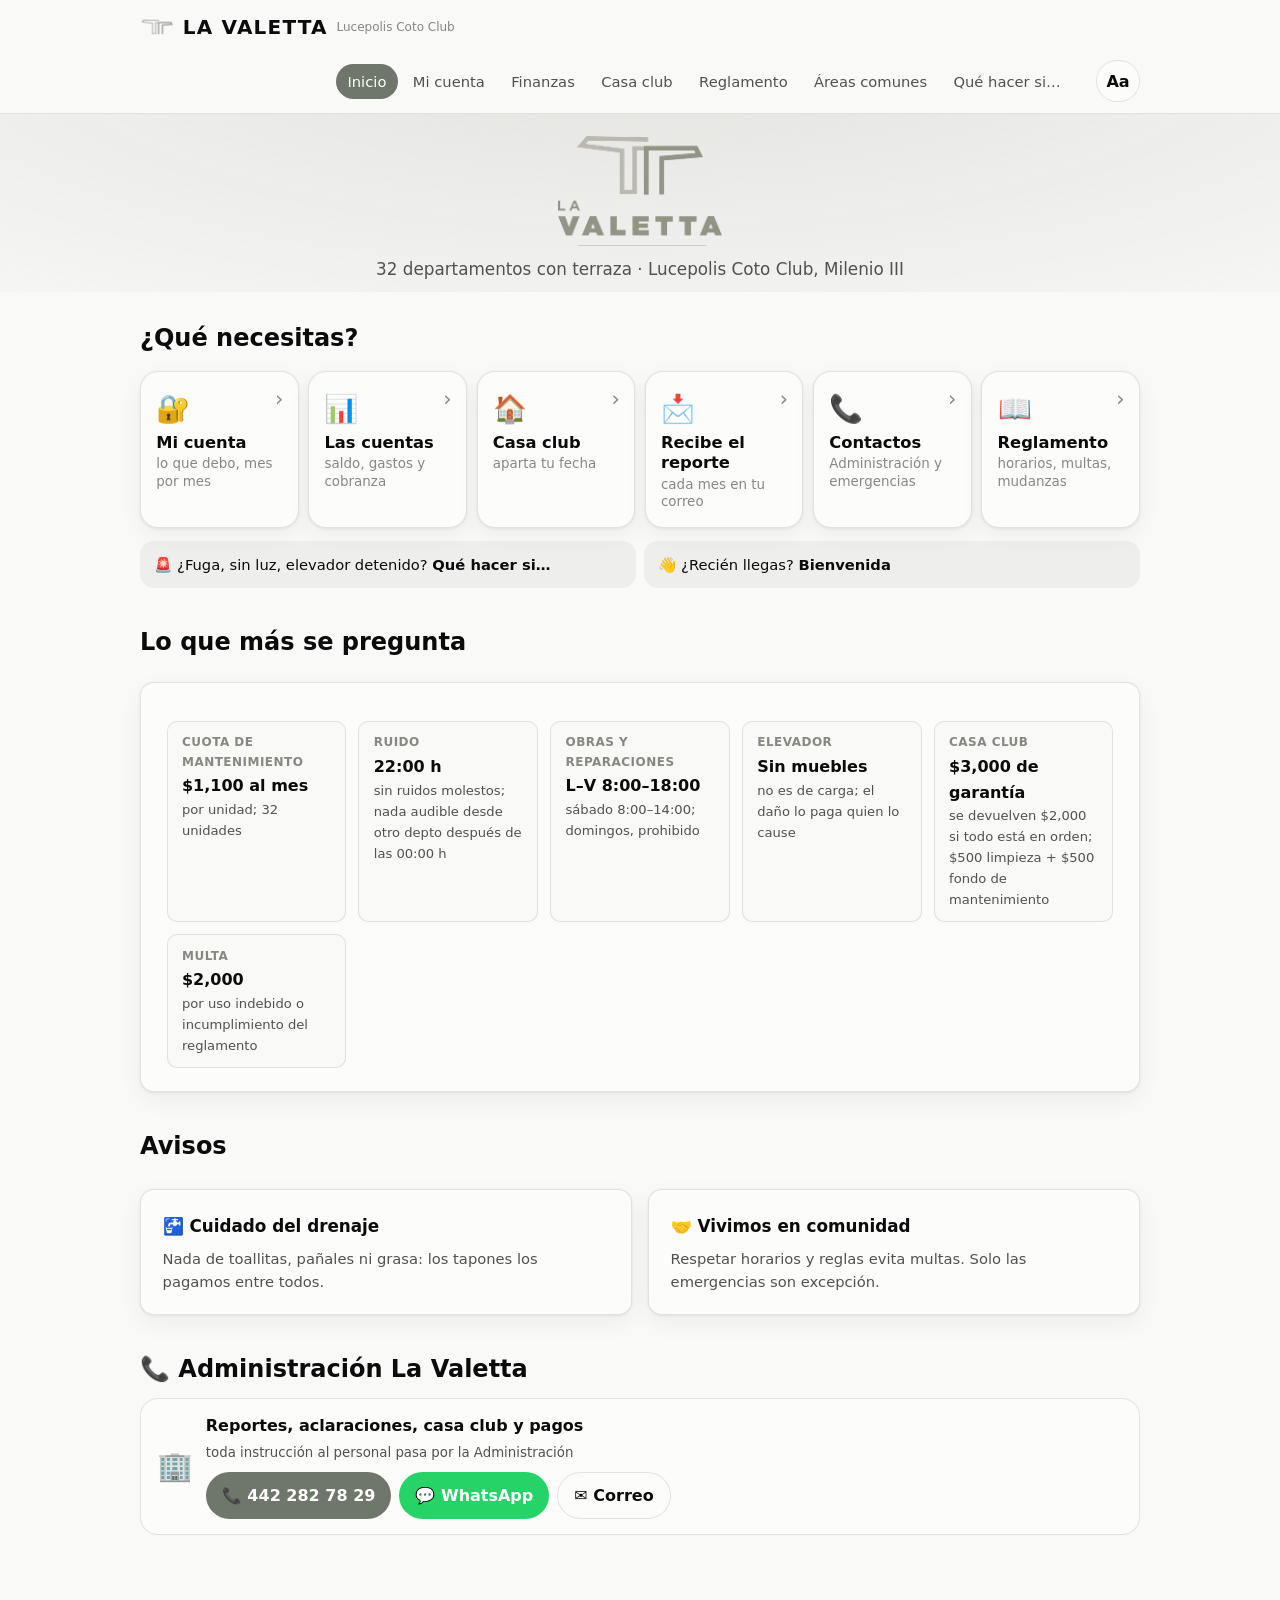
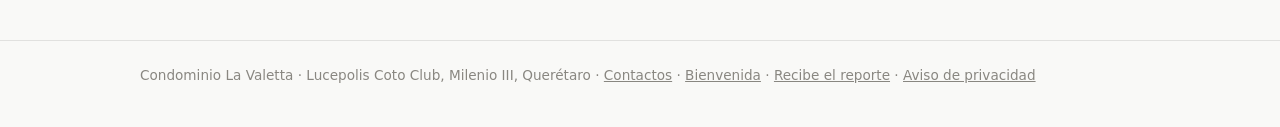
<file: index.html>
<!DOCTYPE html>
<html lang="es">
<head>
<meta charset="utf-8">
<meta name="viewport" content="width=device-width, initial-scale=1">
<meta name="robots" content="noindex">
<title>Inicio · Condominio La Valetta</title>
<link rel="stylesheet" href="css/styles.css">
<link rel="icon" href="assets/mark.png"><style>.hero-c { padding: 1.4rem 1rem .6rem; } .hero-c .hero-logo { max-height: 110px; width: auto; } .hero-c .lead { margin-top: .4rem; }</style>
</head>
<body>
<header class="site-header">
  <div class="inner">
    <a class="brand" href="index.html"><img src="assets/mark.png" alt=""><span class="logo">LA VALETTA</span><span class="tag">Lucepolis Coto Club</span></a>
    <nav class="main">
      <a href="index.html" class="active">Inicio</a>
      <a href="micuenta.html">Mi cuenta</a>
      <a href="finanzas.html">Finanzas</a>
      <a href="casa-club.html">Casa club</a>
      <a href="reglamento.html">Reglamento</a>
      <a href="areas-comunes.html">Áreas comunes</a>
      <a href="emergencias.html">Qué hacer si…</a>
    </nav>
  </div>
</header>
<section class="hero hero-c">
  <img class="hero-logo" src="assets/logo.png" alt="La Valetta">
  <p class="lead">32 departamentos con terraza · Lucepolis Coto Club, Milenio III</p>
</section>

<main class="wrap">
  <h2 class="section-title" style="margin-top:.2rem">¿Qué necesitas?</h2>
  <div class="mos">
    <a class="mo" href="micuenta.html"><span>🔐</span><b>Mi cuenta</b><small>lo que debo, mes por mes</small></a>
    <a class="mo" href="finanzas.html"><span>📊</span><b>Las cuentas</b><small>saldo, gastos y cobranza</small></a>
    <a class="mo" href="casa-club.html"><span>🏠</span><b>Casa club</b><small>aparta tu fecha</small></a>
    <a class="mo" href="correo.html"><span>📩</span><b>Recibe el reporte</b><small>cada mes en tu correo</small></a>
    <a class="mo" href="contactos.html"><span>📞</span><b>Contactos</b><small>Administración y emergencias</small></a>
    <a class="mo" href="reglamento.html"><span>📖</span><b>Reglamento</b><small>horarios, multas, mudanzas</small></a>
  </div>
  <div class="franja"><a href="emergencias.html">🚨 ¿Fuga, sin luz, elevador detenido? <b>Qué hacer si…</b></a><a href="bienvenida.html">👋 ¿Recién llegas? <b>Bienvenida</b></a></div>

  <h2 class="section-title">Lo que más se pregunta</h2>
  
  <div class="panel">
    <div class="quick">
      <div class="q"><div class="k">Cuota de mantenimiento</div><div class="v">$1,100 al mes</div><div class="d">por unidad; 32 unidades</div></div>
      <div class="q"><div class="k">Ruido</div><div class="v">22:00 h</div><div class="d">sin ruidos molestos; nada audible desde otro depto después de las 00:00 h</div></div>
      <div class="q"><div class="k">Obras y reparaciones</div><div class="v">L–V 8:00–18:00</div><div class="d">sábado 8:00–14:00; domingos, prohibido</div></div>
      <div class="q"><div class="k">Elevador</div><div class="v">Sin muebles</div><div class="d">no es de carga; el daño lo paga quien lo cause</div></div>
      <div class="q"><div class="k">Casa club</div><div class="v">$3,000 de garantía</div><div class="d">se devuelven $2,000 si todo está en orden; $500 limpieza + $500 fondo de mantenimiento</div></div>
      <div class="q"><div class="k">Multa</div><div class="v">$2,000</div><div class="d">por uso indebido o incumplimiento del reglamento</div></div>
    </div>
  </div>


  <h2 class="section-title">Avisos</h2>
  <div class="cards">
    <a class="card" href="areas-comunes.html#drenaje"><h3>🚰 Cuidado del drenaje</h3><p>Nada de toallitas, pañales ni grasa: los tapones los pagamos entre todos.</p></a>
    <div class="card"><h3>🤝 Vivimos en comunidad</h3><p>Respetar horarios y reglas evita multas. Solo las emergencias son excepción.</p></div>
  </div>

  <h2 class="section-title">📞 Administración La Valetta</h2>
  <div class="ct" style="margin-top:.6rem"><span>🏢</span><div><b>Reportes, aclaraciones, casa club y pagos</b><small>toda instrucción al personal pasa por la Administración</small></div>
    <div class="big-tel"><a class="tel" href="tel:+524422827829">📞 442 282 78 29</a><a class="tel wa" href="https://wa.me/524422827829">💬 WhatsApp</a><a class="tel sec" href="mailto:lavalettaa@gmail.com">✉️ Correo</a></div></div>
</main>
<footer class="site-footer">
  <div class="inner">
    Condominio La Valetta · Lucepolis Coto Club, Milenio III, Querétaro · <a href="contactos.html">Contactos</a> · <a href="bienvenida.html">Bienvenida</a> · <a href="correo.html">Recibe el reporte</a> · <a href="privacidad.html">Aviso de privacidad</a>
  </div>
</footer>
<script src="js/comun.js"></script>
<script src="js/ventana.js"></script>
<script>
(function () {
  const U = "https://script.google.com/macros/s/AKfycbzU158AMEbF-QhMMVPQ4sjREkfEzBT4FYzLsA_Gj3uls50R1d9STamu9FvjVUSb957tvw/exec", g = (k, v) => { try { localStorage.setItem(k, JSON.stringify(v)); } catch (e) {} };
  const ir = () => { fetch(U + "?accion=casa&t=" + Date.now()).then(r => r.json()).then(j => { if (j && j.ok && j.ocupados) g("valetta.casa.pub", j); }).catch(() => {});
    fetch(U + "?accion=vecinos&t=" + Date.now()).then(r => r.json()).then(j => { if (j && j.ok && j.deptos) g("valetta.vecinos", j); }).catch(() => {}); };
  (window.requestIdleCallback || (f => setTimeout(f, 1200)))(ir);
})();
</script>
</body>
</html>
</file>
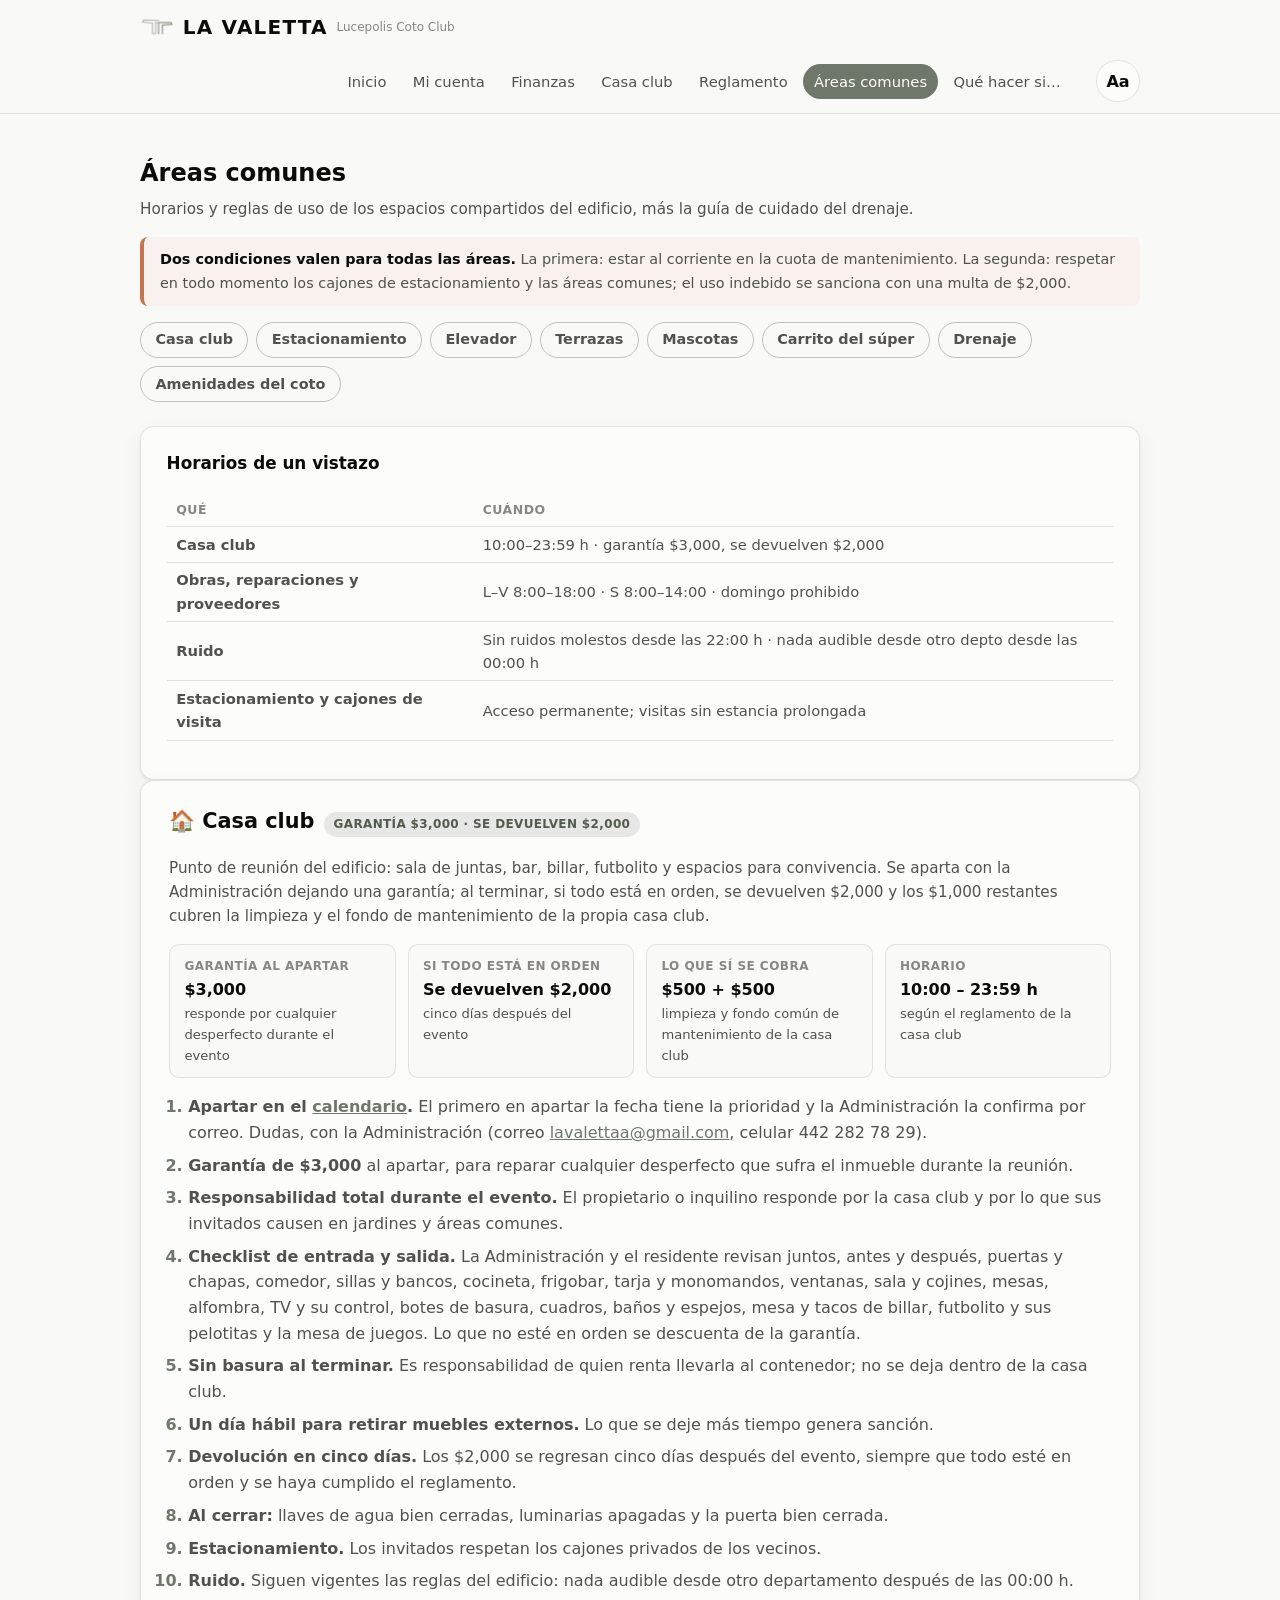
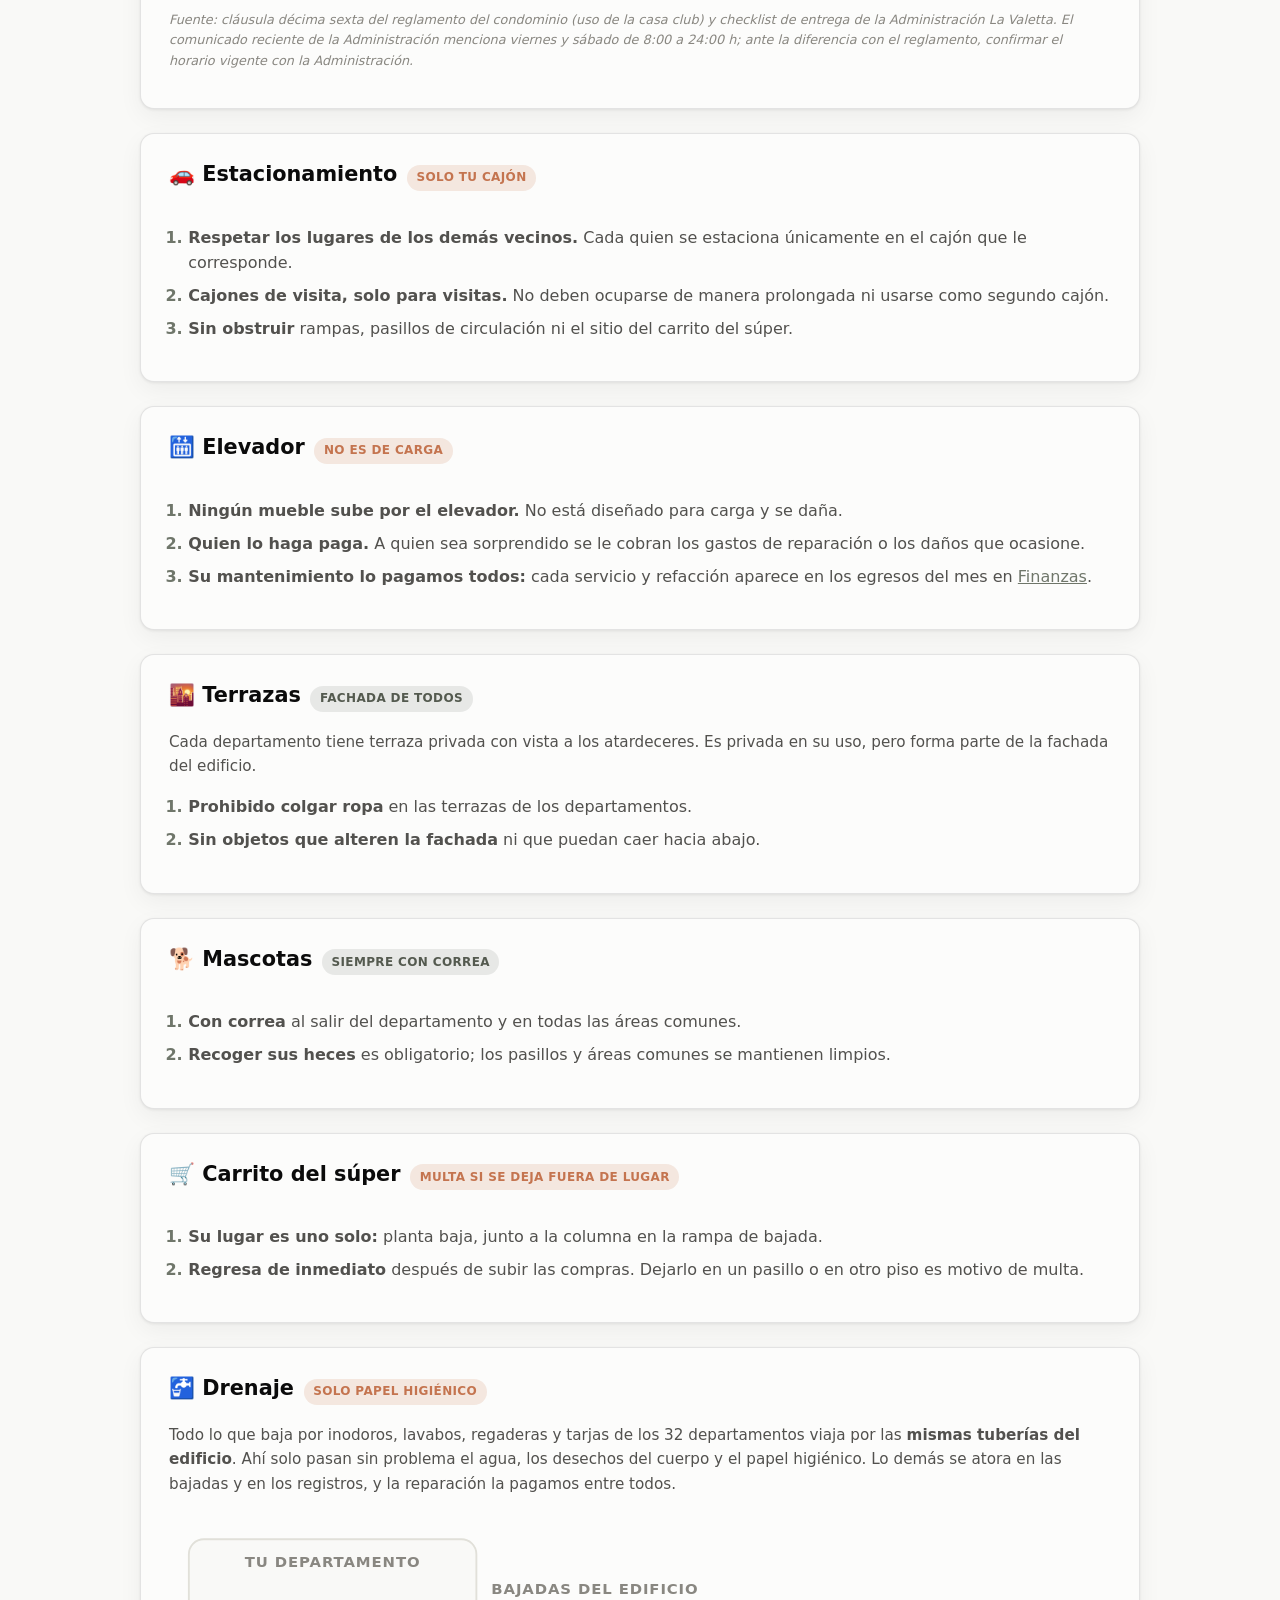
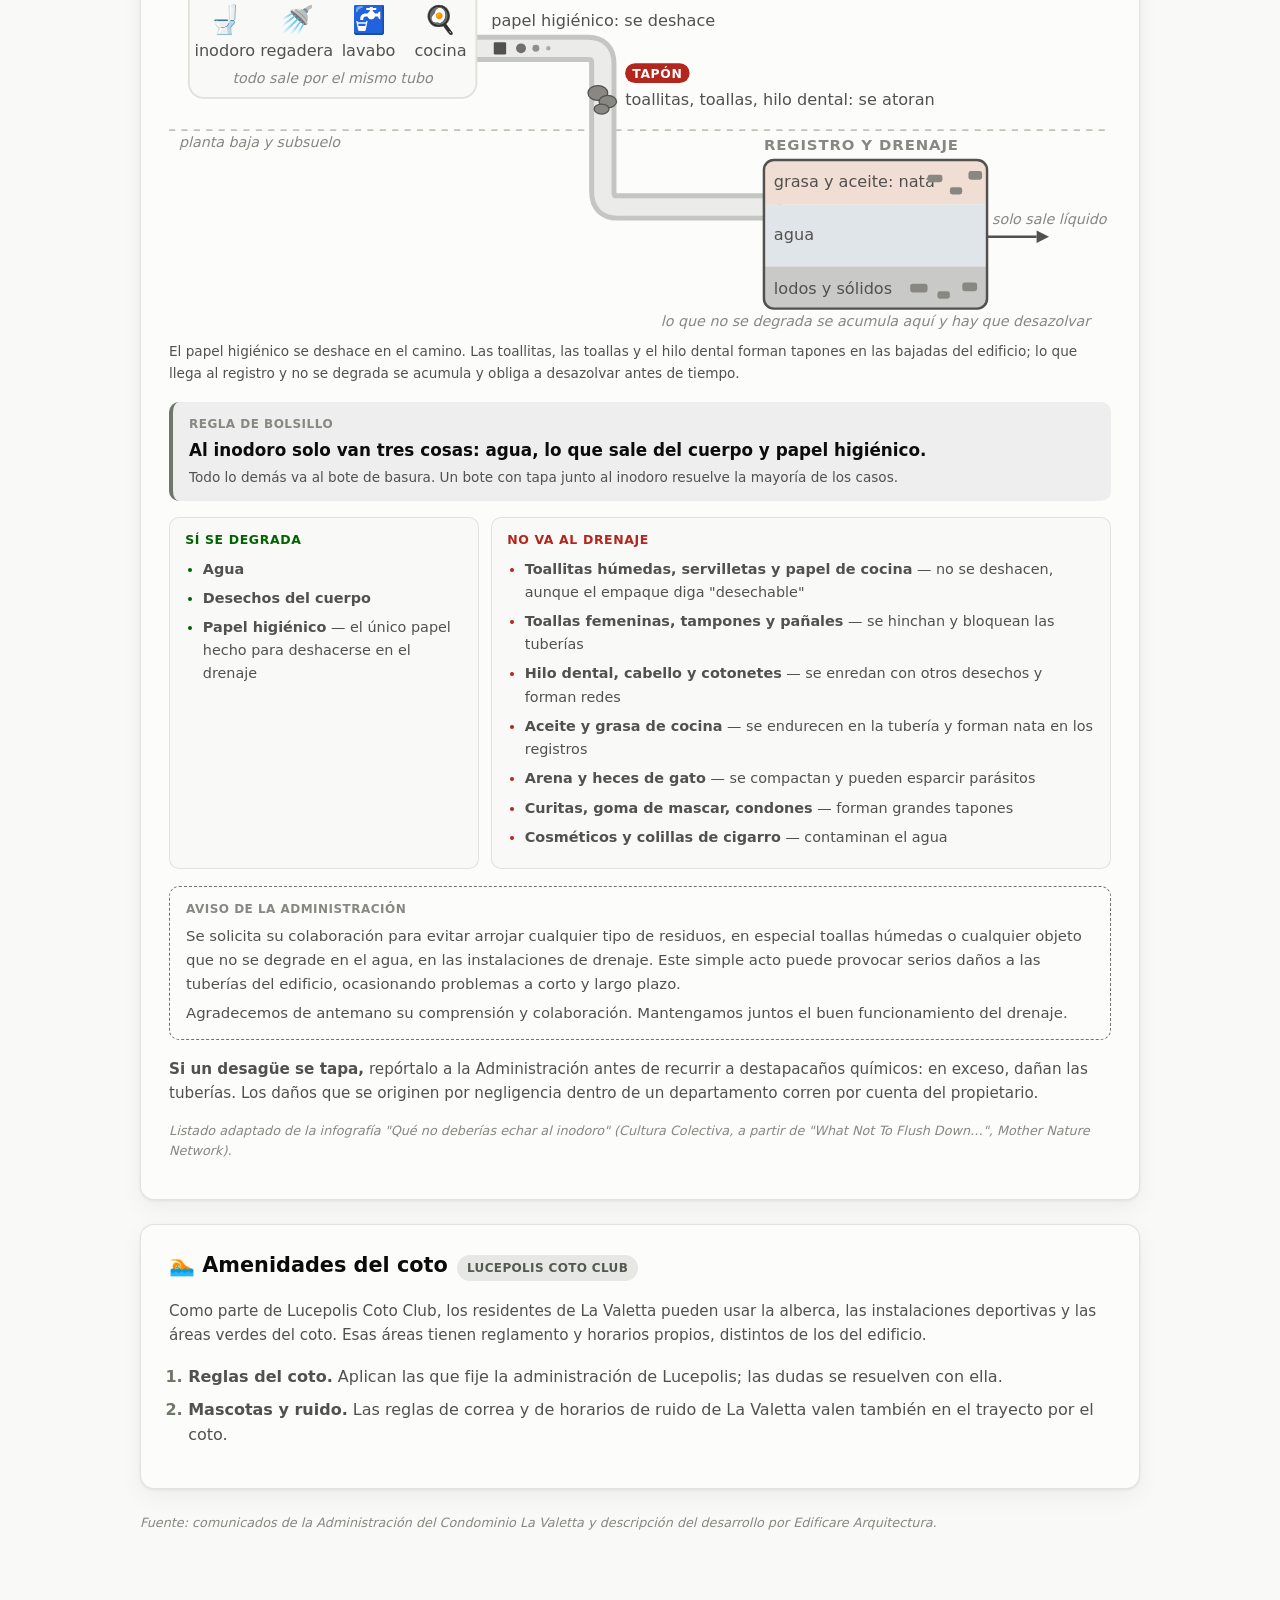
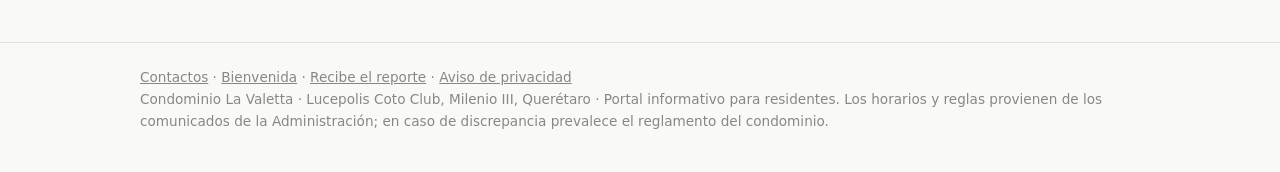
<file: areas-comunes.html>
<!DOCTYPE html>
<html lang="es">
<head>
<meta charset="utf-8">
<meta name="viewport" content="width=device-width, initial-scale=1">
<meta name="robots" content="noindex">
<title>Áreas comunes · Condominio La Valetta</title>
<link rel="stylesheet" href="css/styles.css">
<link rel="icon" href="assets/mark.png">
</head>
<body>
<header class="site-header">
  <div class="inner">
    <a class="brand" href="index.html"><img src="assets/mark.png" alt=""><span class="logo">LA VALETTA</span><span class="tag">Lucepolis Coto Club</span></a>
    <nav class="main">
      <a href="index.html">Inicio</a>
      <a href="micuenta.html">Mi cuenta</a>
      <a href="finanzas.html">Finanzas</a>
      <a href="casa-club.html">Casa club</a>
      <a href="reglamento.html">Reglamento</a>
      <a href="areas-comunes.html" class="active">Áreas comunes</a>
      <a href="emergencias.html">Qué hacer si…</a>
    </nav>
  </div>
</header>

<main class="wrap">
  <h1 class="section-title" style="margin-top:1rem">Áreas comunes</h1>
  <p class="section-sub">Horarios y reglas de uso de los espacios compartidos del edificio, más la guía de cuidado del drenaje.</p>

  <div class="notice"><strong>Dos condiciones valen para todas las áreas.</strong> La primera: estar al corriente en la cuota de mantenimiento. La segunda: respetar en todo momento los cajones de estacionamiento y las áreas comunes; el uso indebido se sanciona con una multa de $2,000.</div>

  <div class="rules-nav">
    <a href="#casa-club">Casa club</a>
    <a href="#estacionamiento">Estacionamiento</a>
    <a href="#elevador">Elevador</a>
    <a href="#terrazas">Terrazas</a>
    <a href="#mascotas">Mascotas</a>
    <a href="#carrito">Carrito del súper</a>
    <a href="#drenaje">Drenaje</a>
    <a href="#coto">Amenidades del coto</a>
  </div>

  <div class="panel">
    <h3>Horarios de un vistazo</h3>
    <div class="table-scroll">
      <table class="hours">
        <tr><th>Qué</th><th>Cuándo</th></tr>
        <tr><td><strong>Casa club</strong></td><td>10:00–23:59 h · garantía $3,000, se devuelven $2,000</td></tr>
        <tr><td><strong>Obras, reparaciones y proveedores</strong></td><td>L–V 8:00–18:00 · S 8:00–14:00 · domingo prohibido</td></tr>
        <tr><td><strong>Ruido</strong></td><td>Sin ruidos molestos desde las 22:00 h · nada audible desde otro depto desde las 00:00 h</td></tr>
        <tr><td><strong>Estacionamiento y cajones de visita</strong></td><td>Acceso permanente; visitas sin estancia prolongada</td></tr>
      </table>
    </div>
  </div>

  <section class="rule-block" id="casa-club">
    <div class="area-head"><h2>🏠 Casa club</h2><span class="badge">Garantía $3,000 · se devuelven $2,000</span></div>
    <p class="lead-note">Punto de reunión del edificio: sala de juntas, bar, billar, futbolito y espacios para convivencia. Se aparta con la Administración dejando una garantía; al terminar, si todo está en orden, se devuelven $2,000 y los $1,000 restantes cubren la limpieza y el fondo de mantenimiento de la propia casa club.</p>
    <div class="quick">
      <div class="q"><div class="k">Garantía al apartar</div><div class="v">$3,000</div><div class="d">responde por cualquier desperfecto durante el evento</div></div>
      <div class="q"><div class="k">Si todo está en orden</div><div class="v">Se devuelven $2,000</div><div class="d">cinco días después del evento</div></div>
      <div class="q"><div class="k">Lo que sí se cobra</div><div class="v">$500 + $500</div><div class="d">limpieza y fondo común de mantenimiento de la casa club</div></div>
      <div class="q"><div class="k">Horario</div><div class="v">10:00 – 23:59 h</div><div class="d">según el reglamento de la casa club</div></div>
    </div>
    <ol style="margin-top:1rem">
      <li><strong>Apartar en el <a href="casa-club.html">calendario</a>.</strong> El primero en apartar la fecha tiene la prioridad y la Administración la confirma por correo. Dudas, con la Administración (correo <a href="mailto:lavalettaa@gmail.com">lavalettaa@gmail.com</a>, celular 442 282 78 29).</li>
      <li><strong>Garantía de $3,000</strong> al apartar, para reparar cualquier desperfecto que sufra el inmueble durante la reunión.</li>
      <li><strong>Responsabilidad total durante el evento.</strong> El propietario o inquilino responde por la casa club y por lo que sus invitados causen en jardines y áreas comunes.</li>
      <li><strong>Checklist de entrada y salida.</strong> La Administración y el residente revisan juntos, antes y después, puertas y chapas, comedor, sillas y bancos, cocineta, frigobar, tarja y monomandos, ventanas, sala y cojines, mesas, alfombra, TV y su control, botes de basura, cuadros, baños y espejos, mesa y tacos de billar, futbolito y sus pelotitas y la mesa de juegos. Lo que no esté en orden se descuenta de la garantía.</li>
      <li><strong>Sin basura al terminar.</strong> Es responsabilidad de quien renta llevarla al contenedor; no se deja dentro de la casa club.</li>
      <li><strong>Un día hábil para retirar muebles externos.</strong> Lo que se deje más tiempo genera sanción.</li>
      <li><strong>Devolución en cinco días.</strong> Los $2,000 se regresan cinco días después del evento, siempre que todo esté en orden y se haya cumplido el reglamento.</li>
      <li><strong>Al cerrar:</strong> llaves de agua bien cerradas, luminarias apagadas y la puerta bien cerrada.</li>
      <li><strong>Estacionamiento.</strong> Los invitados respetan los cajones privados de los vecinos.</li>
      <li><strong>Ruido.</strong> Siguen vigentes las reglas del edificio: nada audible desde otro departamento después de las 00:00 h.</li>
    </ol>
    <p class="ref">Fuente: cláusula décima sexta del reglamento del condominio (uso de la casa club) y checklist de entrega de la Administración La Valetta. El comunicado reciente de la Administración menciona viernes y sábado de 8:00 a 24:00 h; ante la diferencia con el reglamento, confirmar el horario vigente con la Administración.</p>
  </section>

  <section class="rule-block" id="estacionamiento">
    <div class="area-head"><h2>🚗 Estacionamiento</h2><span class="badge warn">Solo tu cajón</span></div>
    <ol>
      <li><strong>Respetar los lugares de los demás vecinos.</strong> Cada quien se estaciona únicamente en el cajón que le corresponde.</li>
      <li><strong>Cajones de visita, solo para visitas.</strong> No deben ocuparse de manera prolongada ni usarse como segundo cajón.</li>
      <li><strong>Sin obstruir</strong> rampas, pasillos de circulación ni el sitio del carrito del súper.</li>
    </ol>
  </section>

  <section class="rule-block" id="elevador">
    <div class="area-head"><h2>🛗 Elevador</h2><span class="badge warn">No es de carga</span></div>
    <ol>
      <li><strong>Ningún mueble sube por el elevador.</strong> No está diseñado para carga y se daña.</li>
      <li><strong>Quien lo haga paga.</strong> A quien sea sorprendido se le cobran los gastos de reparación o los daños que ocasione.</li>
      <li><strong>Su mantenimiento lo pagamos todos:</strong> cada servicio y refacción aparece en los egresos del mes en <a href="finanzas.html">Finanzas</a>.</li>
    </ol>
  </section>

  <section class="rule-block" id="terrazas">
    <div class="area-head"><h2>🌇 Terrazas</h2><span class="badge">Fachada de todos</span></div>
    <p class="lead-note">Cada departamento tiene terraza privada con vista a los atardeceres. Es privada en su uso, pero forma parte de la fachada del edificio.</p>
    <ol>
      <li><strong>Prohibido colgar ropa</strong> en las terrazas de los departamentos.</li>
      <li><strong>Sin objetos que alteren la fachada</strong> ni que puedan caer hacia abajo.</li>
    </ol>
  </section>

  <section class="rule-block" id="mascotas">
    <div class="area-head"><h2>🐕 Mascotas</h2><span class="badge">Siempre con correa</span></div>
    <ol>
      <li><strong>Con correa</strong> al salir del departamento y en todas las áreas comunes.</li>
      <li><strong>Recoger sus heces</strong> es obligatorio; los pasillos y áreas comunes se mantienen limpios.</li>
    </ol>
  </section>

  <section class="rule-block" id="carrito">
    <div class="area-head"><h2>🛒 Carrito del súper</h2><span class="badge warn">Multa si se deja fuera de lugar</span></div>
    <ol>
      <li><strong>Su lugar es uno solo:</strong> planta baja, junto a la columna en la rampa de bajada.</li>
      <li><strong>Regresa de inmediato</strong> después de subir las compras. Dejarlo en un pasillo o en otro piso es motivo de multa.</li>
    </ol>
  </section>

  <section class="rule-block" id="drenaje">
    <div class="area-head"><h2>🚰 Drenaje</h2><span class="badge warn">Solo papel higiénico</span></div>
    <p class="lead-note">Todo lo que baja por inodoros, lavabos, regaderas y tarjas de los 32 departamentos viaja por las <strong>mismas tuberías del edificio</strong>. Ahí solo pasan sin problema el agua, los desechos del cuerpo y el papel higiénico. Lo demás se atora en las bajadas y en los registros, y la reparación la pagamos entre todos.</p>

    <div class="flush-diagram">
      <div class="table-scroll"><div class="flush-svg">
      <svg viewBox="0 0 760 340" role="img" aria-label="Recorrido de los desechos: del departamento, por las bajadas del edificio, hasta el registro y el drenaje. El papel higiénico se deshace en el camino; toallitas, toallas e hilo dental forman tapones; lo que no se degrada se acumula en el registro.">
        <defs><clipPath id="fdTank"><rect x="480" y="200" width="180" height="120" rx="8"/></clipPath></defs>

        <line class="fd-ground" x1="0" y1="176" x2="760" y2="176"/>
        <text class="fd-small" x="8" y="190">planta baja y subsuelo</text>

        <path class="fd-pipe-outer" d="M248 110 H338 Q350 110 350 122 V226 Q350 238 362 238 H484"/>
        <path class="fd-pipe-inner" d="M248 110 H338 Q350 110 350 122 V226 Q350 238 362 238 H484"/>

        <rect class="fd-box" x="16" y="22" width="232" height="128" rx="12"/>
        <text class="fd-title" x="132" y="44" text-anchor="middle">TU DEPARTAMENTO</text>
        <text class="fd-icon" x="45" y="94" text-anchor="middle">🚽</text>
        <text class="fd-icon" x="103" y="94" text-anchor="middle">🚿</text>
        <text class="fd-icon" x="161" y="94" text-anchor="middle">🚰</text>
        <text class="fd-icon" x="219" y="94" text-anchor="middle">🍳</text>
        <text class="fd-label" x="45" y="116" text-anchor="middle">inodoro</text>
        <text class="fd-label" x="103" y="116" text-anchor="middle">regadera</text>
        <text class="fd-label" x="161" y="116" text-anchor="middle">lavabo</text>
        <text class="fd-label" x="219" y="116" text-anchor="middle">cocina</text>
        <text class="fd-small" x="132" y="138" text-anchor="middle">todo sale por el mismo tubo</text>

        <text class="fd-title" x="260" y="66">BAJADAS DEL EDIFICIO</text>
        <text class="fd-label" x="260" y="92">papel higiénico: se deshace</text>
        <rect class="fd-paper" x="262" y="105" width="10" height="10" rx="1"/>
        <circle class="fd-paper" cx="284" cy="110" r="4" opacity="0.8"/>
        <circle class="fd-paper" cx="296" cy="110" r="2.8" opacity="0.6"/>
        <circle class="fd-paper" cx="306" cy="110" r="1.8" opacity="0.4"/>

        <ellipse class="fd-clog" cx="346" cy="146" rx="8" ry="6"/>
        <ellipse class="fd-clog" cx="354" cy="153" rx="7" ry="5"/>
        <ellipse class="fd-clog" cx="349" cy="159" rx="6" ry="4"/>
        <rect class="fd-badge" x="368" y="122" width="52" height="16" rx="8"/>
        <text class="fd-badge-text" x="394" y="134" text-anchor="middle">TAPÓN</text>
        <text class="fd-label" x="368" y="156">toallitas, toallas, hilo dental: se atoran</text>

        <text class="fd-title" x="480" y="192">REGISTRO Y DRENAJE</text>
        <g clip-path="url(#fdTank)">
          <rect class="fd-nata" x="480" y="200" width="180" height="36"/>
          <rect class="fd-agua" x="480" y="236" width="180" height="50"/>
          <rect class="fd-lodo" x="480" y="286" width="180" height="34"/>
        </g>
        <rect class="fd-tank" x="480" y="200" width="180" height="120" rx="8"/>
        <text class="fd-label" x="488" y="222">grasa y aceite: nata</text>
        <text class="fd-label" x="488" y="265">agua</text>
        <text class="fd-label" x="488" y="308">lodos y sólidos</text>
        <rect class="fd-debris" x="612" y="212" width="12" height="6" rx="2"/>
        <rect class="fd-debris" x="630" y="222" width="10" height="6" rx="2"/>
        <rect class="fd-debris" x="645" y="209" width="11" height="7" rx="2"/>
        <rect class="fd-debris" x="598" y="300" width="14" height="7" rx="2"/>
        <rect class="fd-debris" x="620" y="306" width="10" height="6" rx="2"/>
        <rect class="fd-debris" x="640" y="299" width="12" height="7" rx="2"/>
        <text class="fd-small" x="570" y="334" text-anchor="middle">lo que no se degrada se acumula aquí y hay que desazolvar</text>

        <text class="fd-small" x="664" y="252">solo sale líquido</text>
        <line class="fd-arrow" x1="660" y1="262" x2="700" y2="262"/>
        <polygon class="fd-arrowhead" points="700,257 710,262 700,267"/>
      </svg>
      </div></div>
      <p class="cap only-mobile">Desliza el diagrama hacia los lados para ver el recorrido completo.</p>
      <p class="cap">El papel higiénico se deshace en el camino. Las toallitas, las toallas y el hilo dental forman tapones en las bajadas del edificio; lo que llega al registro y no se degrada se acumula y obliga a desazolvar antes de tiempo.</p>
    </div>

    <div class="rule-of-thumb">
      <div class="k">Regla de bolsillo</div>
      <div class="v">Al inodoro solo van tres cosas: agua, lo que sale del cuerpo y papel higiénico.</div>
      <div class="d">Todo lo demás va al bote de basura. Un bote con tapa junto al inodoro resuelve la mayoría de los casos.</div>
    </div>

    <div class="lanes">
      <div class="lane ok">
        <h4>Sí se degrada</h4>
        <ul>
          <li><strong>Agua</strong></li>
          <li><strong>Desechos del cuerpo</strong></li>
          <li><strong>Papel higiénico</strong> — el único papel hecho para deshacerse en el drenaje</li>
        </ul>
      </div>
      <div class="lane no">
        <h4>No va al drenaje</h4>
        <ul>
          <li><strong>Toallitas húmedas, servilletas y papel de cocina</strong> — no se deshacen, aunque el empaque diga "desechable"</li>
          <li><strong>Toallas femeninas, tampones y pañales</strong> — se hinchan y bloquean las tuberías</li>
          <li><strong>Hilo dental, cabello y cotonetes</strong> — se enredan con otros desechos y forman redes</li>
          <li><strong>Aceite y grasa de cocina</strong> — se endurecen en la tubería y forman nata en los registros</li>
          <li><strong>Arena y heces de gato</strong> — se compactan y pueden esparcir parásitos</li>
          <li><strong>Curitas, goma de mascar, condones</strong> — forman grandes tapones</li>
          <li><strong>Cosméticos y colillas de cigarro</strong> — contaminan el agua</li>
        </ul>
      </div>
    </div>

    <div class="admin-note">
      <div class="k">Aviso de la Administración</div>
      <p>Se solicita su colaboración para evitar arrojar cualquier tipo de residuos, en especial toallas húmedas o cualquier objeto que no se degrade en el agua, en las instalaciones de drenaje. Este simple acto puede provocar serios daños a las tuberías del edificio, ocasionando problemas a corto y largo plazo.</p>
      <p>Agradecemos de antemano su comprensión y colaboración. Mantengamos juntos el buen funcionamiento del drenaje.</p>
    </div>

    <p class="lead-note"><strong>Si un desagüe se tapa,</strong> repórtalo a la Administración antes de recurrir a destapacaños químicos: en exceso, dañan las tuberías. Los daños que se originen por negligencia dentro de un departamento corren por cuenta del propietario.</p>
    <p class="ref">Listado adaptado de la infografía "Qué no deberías echar al inodoro" (Cultura Colectiva, a partir de "What Not To Flush Down…", Mother Nature Network).</p>
  </section>

  <section class="rule-block" id="coto">
    <div class="area-head"><h2>🏊 Amenidades del coto</h2><span class="badge">Lucepolis Coto Club</span></div>
    <p class="lead-note">Como parte de Lucepolis Coto Club, los residentes de La Valetta pueden usar la alberca, las instalaciones deportivas y las áreas verdes del coto. Esas áreas tienen reglamento y horarios propios, distintos de los del edificio.</p>
    <ol>
      <li><strong>Reglas del coto.</strong> Aplican las que fije la administración de Lucepolis; las dudas se resuelven con ella.</li>
      <li><strong>Mascotas y ruido.</strong> Las reglas de correa y de horarios de ruido de La Valetta valen también en el trayecto por el coto.</li>
    </ol>
  </section>

  <p class="ref">Fuente: comunicados de la Administración del Condominio La Valetta y descripción del desarrollo por Edificare Arquitectura.</p>
</main>

<footer class="site-footer">
  <div class="inner">
    <a href="contactos.html">Contactos</a> · <a href="bienvenida.html">Bienvenida</a> · <a href="correo.html">Recibe el reporte</a> · <a href="privacidad.html">Aviso de privacidad</a><br>
    Condominio La Valetta · Lucepolis Coto Club, Milenio III, Querétaro · Portal informativo para residentes. Los horarios y reglas provienen de los comunicados de la Administración; en caso de discrepancia prevalece el reglamento del condominio.
  </div>
</footer>
<script src="js/comun.js"></script>
</body>
</html>
</file>
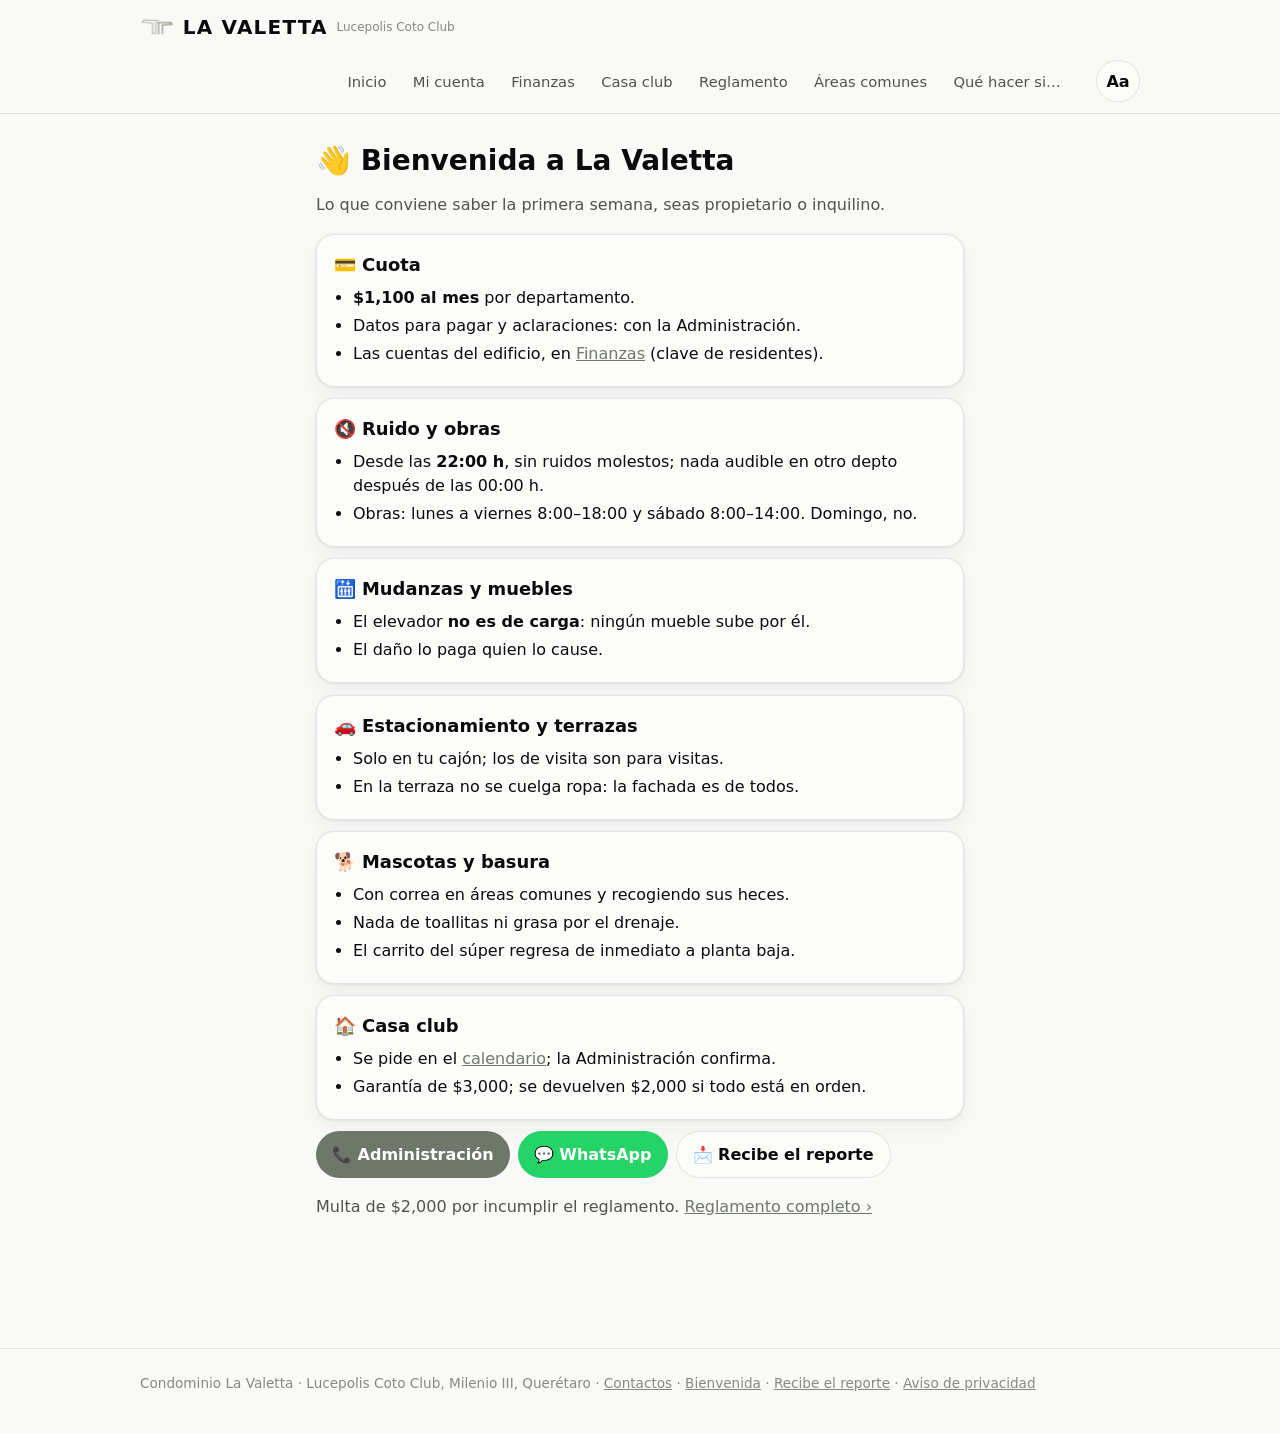
<file: bienvenida.html>
<!DOCTYPE html>
<html lang="es">
<head>
<meta charset="utf-8">
<meta name="viewport" content="width=device-width, initial-scale=1">
<meta name="robots" content="noindex">
<title>Bienvenida · Condominio La Valetta</title>
<link rel="stylesheet" href="css/styles.css">
<link rel="icon" href="assets/mark.png">
</head>
<body>
<header class="site-header">
  <div class="inner">
    <a class="brand" href="index.html"><img src="assets/mark.png" alt=""><span class="logo">LA VALETTA</span><span class="tag">Lucepolis Coto Club</span></a>
    <nav class="main">
      <a href="index.html">Inicio</a>
      <a href="micuenta.html">Mi cuenta</a>
      <a href="finanzas.html">Finanzas</a>
      <a href="casa-club.html">Casa club</a>
      <a href="reglamento.html">Reglamento</a>
      <a href="areas-comunes.html">Áreas comunes</a>
      <a href="emergencias.html">Qué hacer si…</a>
    </nav>
  </div>
</header>
<main class="pg">
  <h1>👋 Bienvenida a La Valetta</h1>
  <p class="sub">Lo que conviene saber la primera semana, seas propietario o inquilino.</p>
  <section class="caso"><h2>💳 Cuota</h2><ul><li><b>$1,100 al mes</b> por departamento.</li><li>Datos para pagar y aclaraciones: con la Administración.</li><li>Las cuentas del edificio, en <a href="finanzas.html">Finanzas</a> (clave de residentes).</li></ul></section>
  <section class="caso"><h2>🔇 Ruido y obras</h2><ul><li>Desde las <b>22:00 h</b>, sin ruidos molestos; nada audible en otro depto después de las 00:00 h.</li><li>Obras: lunes a viernes 8:00–18:00 y sábado 8:00–14:00. Domingo, no.</li></ul></section>
  <section class="caso"><h2>🛗 Mudanzas y muebles</h2><ul><li>El elevador <b>no es de carga</b>: ningún mueble sube por él.</li><li>El daño lo paga quien lo cause.</li></ul></section>
  <section class="caso"><h2>🚗 Estacionamiento y terrazas</h2><ul><li>Solo en tu cajón; los de visita son para visitas.</li><li>En la terraza no se cuelga ropa: la fachada es de todos.</li></ul></section>
  <section class="caso"><h2>🐕 Mascotas y basura</h2><ul><li>Con correa en áreas comunes y recogiendo sus heces.</li><li>Nada de toallitas ni grasa por el drenaje.</li><li>El carrito del súper regresa de inmediato a planta baja.</li></ul></section>
  <section class="caso"><h2>🏠 Casa club</h2><ul><li>Se pide en el <a href="casa-club.html">calendario</a>; la Administración confirma.</li><li>Garantía de $3,000; se devuelven $2,000 si todo está en orden.</li></ul></section>
  <div class="big-tel"><a class="tel" href="tel:+524422827829">📞 Administración</a><a class="tel wa" href="https://wa.me/524422827829">💬 WhatsApp</a><a class="tel sec" href="correo.html">📩 Recibe el reporte</a></div>
  <p class="sub" style="margin-top:1rem">Multa de $2,000 por incumplir el reglamento. <a href="reglamento.html">Reglamento completo ›</a></p>
</main>
<footer class="site-footer">
  <div class="inner">
    Condominio La Valetta · Lucepolis Coto Club, Milenio III, Querétaro · <a href="contactos.html">Contactos</a> · <a href="bienvenida.html">Bienvenida</a> · <a href="correo.html">Recibe el reporte</a> · <a href="privacidad.html">Aviso de privacidad</a>
  </div>
</footer>
<script src="js/comun.js"></script>
<script src="js/ventana.js"></script>

</body>
</html>
</file>
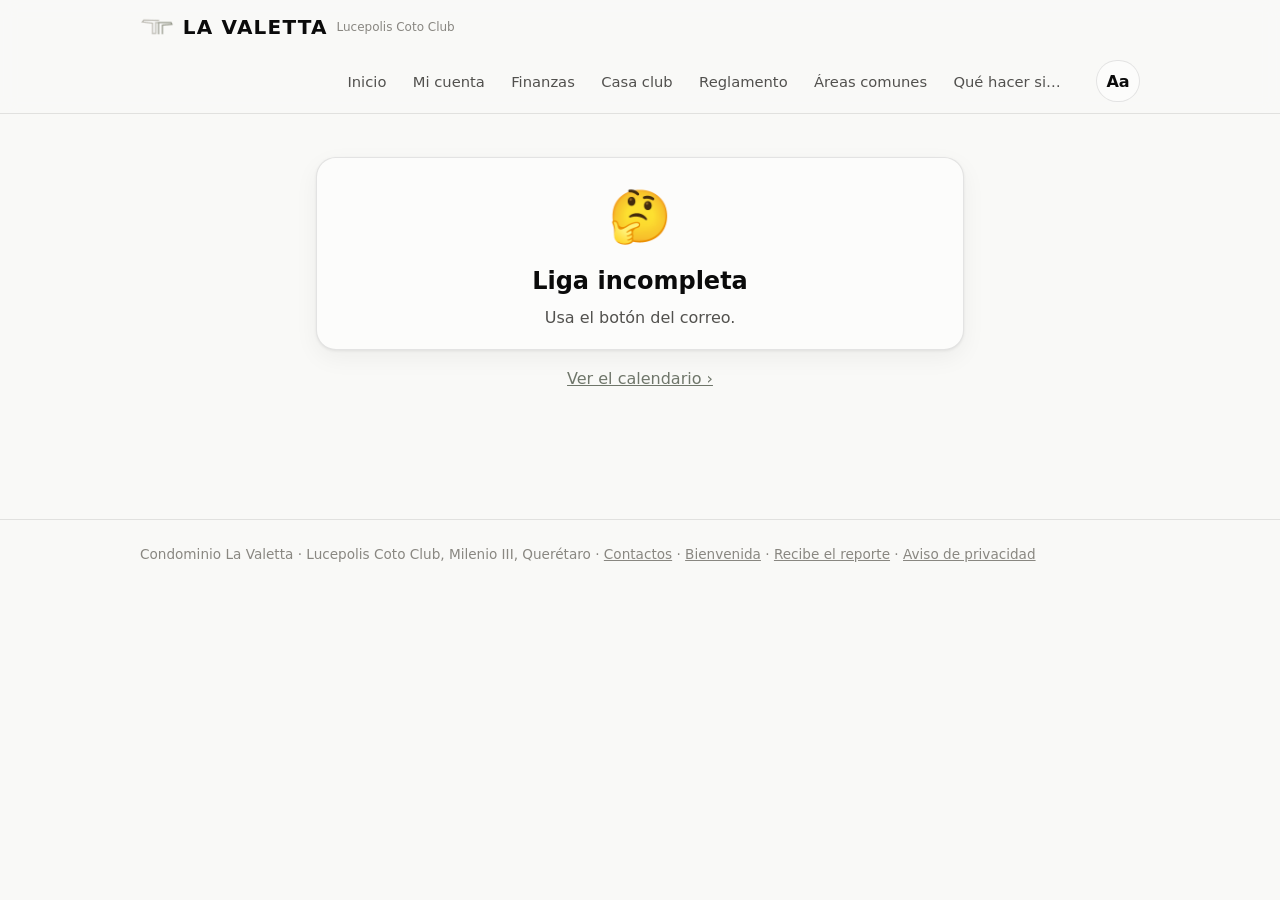
<file: casa-admin.html>
<!DOCTYPE html>
<html lang="es">
<head>
<meta charset="utf-8">
<meta name="viewport" content="width=device-width, initial-scale=1">
<meta name="robots" content="noindex">
<title>Casa club · Administración · Condominio La Valetta</title>
<link rel="stylesheet" href="css/styles.css">
<link rel="icon" href="assets/mark.png">
</head>
<body>
<header class="site-header">
  <div class="inner">
    <a class="brand" href="index.html"><img src="assets/mark.png" alt=""><span class="logo">LA VALETTA</span><span class="tag">Lucepolis Coto Club</span></a>
    <nav class="main">
      <a href="index.html">Inicio</a>
      <a href="micuenta.html">Mi cuenta</a>
      <a href="finanzas.html">Finanzas</a>
      <a href="casa-club.html">Casa club</a>
      <a href="reglamento.html">Reglamento</a>
      <a href="areas-comunes.html">Áreas comunes</a>
      <a href="emergencias.html">Qué hacer si…</a>
    </nav>
  </div>
</header>
<main class="pg">
  <div class="caja" id="r" style="text-align:center;margin-top:1.5rem"><div style="font-size:3rem">⏳</div><p>Guardando…</p></div>
  <p class="sub" style="text-align:center"><a href="casa-club.html">Ver el calendario ›</a></p>
</main>
<footer class="site-footer">
  <div class="inner">
    Condominio La Valetta · Lucepolis Coto Club, Milenio III, Querétaro · <a href="contactos.html">Contactos</a> · <a href="bienvenida.html">Bienvenida</a> · <a href="correo.html">Recibe el reporte</a> · <a href="privacidad.html">Aviso de privacidad</a>
  </div>
</footer>
<script src="js/comun.js"></script>
<script src="js/ventana.js"></script>
<script>
(function () {
  "use strict";
  const URL_ = "https://script.google.com/macros/s/AKfycbzU158AMEbF-QhMMVPQ4sjREkfEzBT4FYzLsA_Gj3uls50R1d9STamu9FvjVUSb957tvw/exec";
  const $ = id => document.getElementById(id), esc = s => String(s == null ? "" : s).replace(/[&<>"']/g, c => ({ "&": "&amp;", "<": "&lt;", ">": "&gt;", '"': "&quot;", "'": "&#39;" }[c]));
  const post = d => fetch(URL_, { method: "POST", body: JSON.stringify(d), headers: { "Content-Type": "text/plain;charset=utf-8" } }).then(r => r.json());
  const msg = (id, ok, t) => { const m = $(id); m.hidden = false; m.className = "msg " + (ok ? "ok" : "mal"); m.textContent = t; };
  let claveG = ""; try { claveG = localStorage.getItem("valetta.vecino") || ""; } catch (e) {}
  const recordar = c => { try { localStorage.setItem("valetta.vecino", c); } catch (e) {} };
  const ERR = { clave: "La clave no es la de residentes (la misma de Finanzas).", departamento: "Elige tu departamento de la lista.", correo: "Revisa tu correo.", ocupado: "Ese día ya está apartado.", nombre: "Escribe tu nombre para que la Administración sepa quién la pide.", dia: "Elige un día a partir de mañana.", lejos: "Se aparta hasta con 90 días de anticipación.", tope: "Tu departamento ya tiene 2 fechas apartadas.", espera: "Demasiados intentos; prueba en un rato.", "no encontrado": "No encontramos ese folio con ese correo." };
  const VIEJO = '<div class="aviso-v">⚙️ El sitio todavía está conectado a la versión anterior del servicio. La administración del sitio debe publicar la nueva: <b>Implementar → Administrar implementaciones → ✏️ → Nueva versión</b>.</div>';
  const esViejo = j => !!j && j.servicio === "valetta-finanzas";
  const avisarViejo = () => { const m = document.querySelector("main.pg"); if (m && !m.querySelector(".aviso-v")) m.querySelector("h1").insertAdjacentHTML("afterend", VIEJO); };
  /* Copias en el teléfono: se pinta al instante lo último que se vio y la hoja actualiza detrás. */
  const lee = k => { try { return JSON.parse(localStorage.getItem(k) || "null"); } catch (e) { return null; } };
  const guarda = (k, v) => { try { localStorage.setItem(k, JSON.stringify(v)); } catch (e) {} };
  const DEPTOS_FIJOS = ["A 01","A 02","A 03","A 04","A 05","A 06","A 11","A 12","A 13","A 14","A 15","A 16","A 17","A 21","A 22","A 23","A 24","A 25","A 26","A 27","A 31","A 32","A 33","A 34","A 35","A 36","A 37","PH 41","PH 42","PH 43","PH 44","PH 45"];
  const opciones = (sel, lista) => { const v = $(sel).value; $(sel).innerHTML = '<option value="">Elige…</option>' + lista.map(d => "<option>" + esc(d) + "</option>").join(""); if (v) $(sel).value = v; };
  const deptos = sel => { opciones(sel, (lee("valetta.vecinos") || {}).deptos || DEPTOS_FIJOS);
    return fetch(URL_ + "?accion=vecinos&t=" + Date.now()).then(r => r.json()).then(j => { if (esViejo(j)) { avisarViejo(); return {}; } if (j.ok) guarda("valetta.vecinos", j); if (j.ok && j.deptos.length) opciones(sel, j.deptos); return j; }); };
  const q = new URLSearchParams(location.search), DS = ["domingo", "lunes", "martes", "miércoles", "jueves", "viernes", "sábado"], MS = ["enero", "febrero", "marzo", "abril", "mayo", "junio", "julio", "agosto", "septiembre", "octubre", "noviembre", "diciembre"];
  const largo = s => { const d = new Date(s + "T12:00:00"); return isNaN(d) ? s : DS[d.getDay()] + " " + d.getDate() + " de " + MS[d.getMonth()]; };
  const pon = (ic, t, sub) => { $("r").innerHTML = '<div style="font-size:3.2rem">' + ic + '</div><h1 style="font-size:1.5rem;margin:.3rem 0">' + esc(t) + '</h1><p class="sub" style="margin:0">' + sub + "</p>"; };
  if (q.get("accion") !== "resolverCasa") { pon("🤔", "Liga incompleta", "Usa el botón del correo."); return; }
  fetch(URL_ + "?" + q.toString()).then(r => r.json()).then(j => {
    if (esViejo(j)) return pon("⚙️", "Falta publicar la versión nueva", "En el editor del script: Implementar → Administrar implementaciones → ✏️ → Nueva versión. Luego toca otra vez el botón del correo.");
    if (j.ok) pon(j.estatus === "Confirmada" ? "✅" : "❌", (j.estatus === "Confirmada" ? "Confirmada" : "Rechazada") + " · " + j.folio, "Depto <b>" + esc(j.depto) + "</b> · " + esc(largo(j.dia)) + "<br>Al residente ya le llegó el aviso por correo.");
    else pon("⚠️", { liga: "La liga no es válida", cancelada: "El residente la canceló", ocupado: "Ese día ya está confirmado para otro depto", "no encontrado": "No encontré el folio" }[j.error] || "No se pudo", j.error === "cancelada" ? "La fecha quedó libre." : "Revisa la pestaña «Reservas casa club» de la hoja.");
  }).catch(() => pon("📡", "Sin conexión", "Intenta de nuevo en un momento."));
})();
</script>
</body>
</html>
</file>
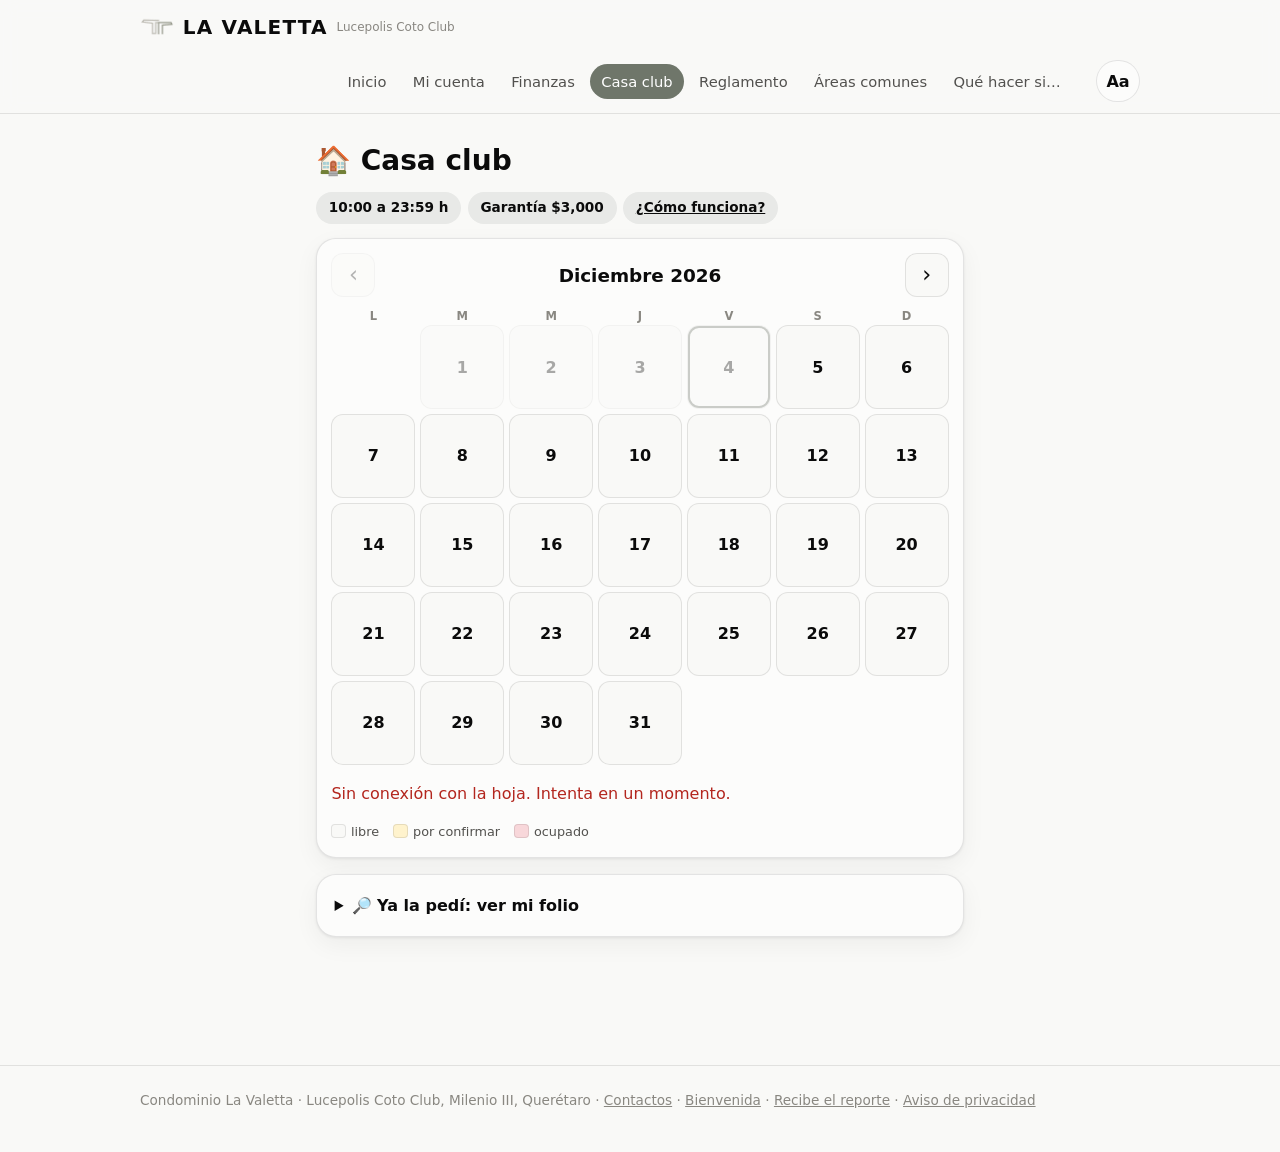
<file: casa-club.html>
<!DOCTYPE html>
<html lang="es">
<head>
<meta charset="utf-8">
<meta name="viewport" content="width=device-width, initial-scale=1">
<meta name="robots" content="noindex">
<title>Casa club · Condominio La Valetta</title>
<link rel="stylesheet" href="css/styles.css">
<link rel="icon" href="assets/mark.png"><style>
  .cc-top { display: flex; flex-wrap: wrap; gap: .4rem; margin: 0 0 .9rem; } .chip { font: inherit; font-size: .85rem; font-weight: 800; padding: .3rem .8rem; border-radius: 999px; border: 0; background: color-mix(in srgb, var(--accent) 14%, var(--surface)); color: var(--ink); } .chip.enl { cursor: pointer; text-decoration: underline; }
  .cal { background: var(--surface); border: 1px solid var(--border); border-radius: 20px; padding: .9rem; box-shadow: var(--shadow); }
  .cal-h { display: flex; justify-content: space-between; align-items: center; margin-bottom: .6rem; } .cal-h b { font-size: 1.15rem; text-transform: capitalize; }
  .cal-h button { font: inherit; font-size: 1.4rem; width: 44px; height: 44px; border-radius: 12px; border: 1px solid var(--border); background: var(--page); color: var(--ink); cursor: pointer; } .cal-h button:disabled { opacity: .3; cursor: default; }
  .cal-s, .cal-g { display: grid; grid-template-columns: repeat(7, 1fr); gap: .3rem; } .cal-s span { text-align: center; font-size: .72rem; font-weight: 800; color: var(--muted); }
  .d { aspect-ratio: 1; font: inherit; font-weight: 700; font-size: 1rem; border-radius: 12px; border: 1px solid var(--border); background: var(--page); color: var(--ink); cursor: pointer; }
  .d:disabled { opacity: .35; cursor: default; } .d.hoy { box-shadow: inset 0 0 0 2px var(--accent); } .d.parcial { background: #fff3cd; color: #5a4300; opacity: 1; } .d.lleno { background: #f8d7da; color: #7a1c24; opacity: 1; } .d.sel { background: var(--accent); color: #fff; }
  .ley { display: flex; flex-wrap: wrap; gap: .3rem .9rem; font-size: .8rem; color: var(--ink-2); margin-top: .6rem; } .ley span::before { content: ""; display: inline-block; width: .8rem; height: .8rem; border-radius: 4px; margin-right: .3rem; vertical-align: -2px; border: 1px solid var(--border); background: var(--page); }
  .ley .p::before { background: #fff3cd; } .ley .l::before { background: #f8d7da; }
  details.caja summary { cursor: pointer; } .exp li { margin: .3rem 0; }
  @media (prefers-color-scheme: dark) { .d.parcial, .ley .p::before { background: #5a4300; color: #ffe08a; } .d.lleno, .ley .l::before { background: #5a1d22; color: #ffb3b9; } .d.sel { color: #0d0d0d; } }</style>
</head>
<body>
<header class="site-header">
  <div class="inner">
    <a class="brand" href="index.html"><img src="assets/mark.png" alt=""><span class="logo">LA VALETTA</span><span class="tag">Lucepolis Coto Club</span></a>
    <nav class="main">
      <a href="index.html">Inicio</a>
      <a href="micuenta.html">Mi cuenta</a>
      <a href="finanzas.html">Finanzas</a>
      <a href="casa-club.html" class="active">Casa club</a>
      <a href="reglamento.html">Reglamento</a>
      <a href="areas-comunes.html">Áreas comunes</a>
      <a href="emergencias.html">Qué hacer si…</a>
    </nav>
  </div>
</header>
<main class="pg">
  <h1>🏠 Casa club</h1>
  <div class="cc-top"><span class="chip">10:00 a 23:59 h</span><span class="chip">Garantía $3,000</span><button type="button" class="chip enl" id="info">¿Cómo funciona?</button></div>
  <div class="cal">
    <div class="cal-h"><button type="button" id="ant" aria-label="Mes anterior">‹</button><b id="mesT"></b><button type="button" id="sig" aria-label="Mes siguiente">›</button></div>
    <div class="cal-s"><span>L</span><span>M</span><span>M</span><span>J</span><span>V</span><span>S</span><span>D</span></div>
    <div class="cal-g" id="grid"></div>
    <div class="ley"><span>libre</span><span class="p">por confirmar</span><span class="l">ocupado</span></div>
  </div>
  <form class="caja" id="f" hidden novalidate style="margin-top:1rem">
    <h2 id="diaT" style="font-size:1.15rem;margin:0"></h2>
    <label class="lb" for="dep">Departamento</label><select class="in" id="dep"></select>
    <label class="lb" for="nom">Tu nombre <small style="font-weight:400;color:var(--muted)">(propietario o inquilino; solo lo ve la Administración)</small></label><input class="in" id="nom" maxlength="80" autocomplete="name">
    <label class="lb" for="mail">Correo para avisarte</label><input class="in" id="mail" type="email" inputmode="email" autocomplete="email" maxlength="120">
    <div class="trampa" aria-hidden="true"><input id="web" tabindex="-1" autocomplete="off"></div>
    <button class="go" id="go">Pedir este día</button><p class="msg" id="m" hidden></p>
  </form>
  <details class="caja" style="margin-top:1rem"><summary><b>🔎 Ya la pedí: ver mi folio</b></summary>
    <div style="display:grid;grid-template-columns:1fr auto;gap:.5rem;margin-top:.8rem"><input class="in" id="fol" placeholder="CC-0001" autocapitalize="characters"><button class="go" type="button" id="goF" style="margin:0;padding:0 1.2rem">Ver</button></div>
    <div id="rF"></div></details>
</main>
<footer class="site-footer">
  <div class="inner">
    Condominio La Valetta · Lucepolis Coto Club, Milenio III, Querétaro · <a href="contactos.html">Contactos</a> · <a href="bienvenida.html">Bienvenida</a> · <a href="correo.html">Recibe el reporte</a> · <a href="privacidad.html">Aviso de privacidad</a>
  </div>
</footer>
<script src="js/comun.js"></script>
<script src="js/ventana.js"></script>
<script>
(function () {
  "use strict";
  const URL_ = "https://script.google.com/macros/s/AKfycbzU158AMEbF-QhMMVPQ4sjREkfEzBT4FYzLsA_Gj3uls50R1d9STamu9FvjVUSb957tvw/exec";
  const $ = id => document.getElementById(id), esc = s => String(s == null ? "" : s).replace(/[&<>"']/g, c => ({ "&": "&amp;", "<": "&lt;", ">": "&gt;", '"': "&quot;", "'": "&#39;" }[c]));
  const post = d => fetch(URL_, { method: "POST", body: JSON.stringify(d), headers: { "Content-Type": "text/plain;charset=utf-8" } }).then(r => r.json());
  const msg = (id, ok, t) => { const m = $(id); m.hidden = false; m.className = "msg " + (ok ? "ok" : "mal"); m.textContent = t; };
  let claveG = ""; try { claveG = localStorage.getItem("valetta.vecino") || ""; } catch (e) {}
  const recordar = c => { try { localStorage.setItem("valetta.vecino", c); } catch (e) {} };
  const ERR = { clave: "La clave no es la de residentes (la misma de Finanzas).", departamento: "Elige tu departamento de la lista.", correo: "Revisa tu correo.", ocupado: "Ese día ya está apartado.", nombre: "Escribe tu nombre para que la Administración sepa quién la pide.", dia: "Elige un día a partir de mañana.", lejos: "Se aparta hasta con 90 días de anticipación.", tope: "Tu departamento ya tiene 2 fechas apartadas.", espera: "Demasiados intentos; prueba en un rato.", "no encontrado": "No encontramos ese folio con ese correo." };
  const VIEJO = '<div class="aviso-v">⚙️ El sitio todavía está conectado a la versión anterior del servicio. La administración del sitio debe publicar la nueva: <b>Implementar → Administrar implementaciones → ✏️ → Nueva versión</b>.</div>';
  const esViejo = j => !!j && j.servicio === "valetta-finanzas";
  const avisarViejo = () => { const m = document.querySelector("main.pg"); if (m && !m.querySelector(".aviso-v")) m.querySelector("h1").insertAdjacentHTML("afterend", VIEJO); };
  /* Copias en el teléfono: se pinta al instante lo último que se vio y la hoja actualiza detrás. */
  const lee = k => { try { return JSON.parse(localStorage.getItem(k) || "null"); } catch (e) { return null; } };
  const guarda = (k, v) => { try { localStorage.setItem(k, JSON.stringify(v)); } catch (e) {} };
  const DEPTOS_FIJOS = ["A 01","A 02","A 03","A 04","A 05","A 06","A 11","A 12","A 13","A 14","A 15","A 16","A 17","A 21","A 22","A 23","A 24","A 25","A 26","A 27","A 31","A 32","A 33","A 34","A 35","A 36","A 37","PH 41","PH 42","PH 43","PH 44","PH 45"];
  const opciones = (sel, lista) => { const v = $(sel).value; $(sel).innerHTML = '<option value="">Elige…</option>' + lista.map(d => "<option>" + esc(d) + "</option>").join(""); if (v) $(sel).value = v; };
  const deptos = sel => { opciones(sel, (lee("valetta.vecinos") || {}).deptos || DEPTOS_FIJOS);
    return fetch(URL_ + "?accion=vecinos&t=" + Date.now()).then(r => r.json()).then(j => { if (esViejo(j)) { avisarViejo(); return {}; } if (j.ok) guarda("valetta.vecinos", j); if (j.ok && j.deptos.length) opciones(sel, j.deptos); return j; }); };
  const MS = ["enero", "febrero", "marzo", "abril", "mayo", "junio", "julio", "agosto", "septiembre", "octubre", "noviembre", "diciembre"], DS = ["domingo", "lunes", "martes", "miércoles", "jueves", "viernes", "sábado"];
  const iso = d => d.getFullYear() + "-" + String(d.getMonth() + 1).padStart(2, "0") + "-" + String(d.getDate()).padStart(2, "0");
  const t0 = new Date(); t0.setHours(12, 0, 0, 0); const HOY = iso(t0), TOPE = iso(new Date(t0.getTime() + 90 * 864e5));
  let mes = new Date(t0.getFullYear(), t0.getMonth(), 1), oc = {}, sel = "", yo = {};
  try { yo = JSON.parse(localStorage.getItem("valetta.casa") || "{}") || {}; } catch (e) {}
  if (yo.nombre) $("nom").value = yo.nombre; if (yo.correo) $("mail").value = yo.correo;
  function pintar() {
    $("mesT").textContent = MS[mes.getMonth()] + " " + mes.getFullYear();
    $("ant").disabled = mes.getFullYear() === t0.getFullYear() && mes.getMonth() === t0.getMonth();
    const lim = new Date(TOPE + "T12:00:00"); $("sig").disabled = mes.getFullYear() * 12 + mes.getMonth() >= lim.getFullYear() * 12 + lim.getMonth();
    const hueco = (mes.getDay() + 6) % 7, n = new Date(mes.getFullYear(), mes.getMonth() + 1, 0).getDate(); let h = "<span></span>".repeat(hueco);
    for (let d = 1; d <= n; d++) { const s = iso(new Date(mes.getFullYear(), mes.getMonth(), d)), o = oc[s];
      h += '<button type="button" class="d' + (s === HOY ? " hoy" : "") + (o ? (o === "ocupado" ? " lleno" : " parcial") : "") + (s === sel ? " sel" : "") + '" data-d="' + s + '"' + (s <= HOY || s > TOPE || o ? " disabled" : "") + ">" + d + "</button>"; }
    $("grid").innerHTML = h;
  }
  $("grid").onclick = e => { const b = e.target.closest("[data-d]"); if (!b || b.disabled) return; sel = b.dataset.d; pintar();
    const d = new Date(sel + "T12:00:00"); $("diaT").textContent = "📅 " + DS[d.getDay()].replace(/^./, c => c.toUpperCase()) + " " + d.getDate() + " de " + MS[d.getMonth()]; $("f").hidden = false; $("m").hidden = true; $("f").scrollIntoView({ behavior: "smooth", block: "start" }); };
  $("ant").onclick = () => { mes = new Date(mes.getFullYear(), mes.getMonth() - 1, 1); pintar(); };
  $("sig").onclick = () => { mes = new Date(mes.getFullYear(), mes.getMonth() + 1, 1); pintar(); };
  const usa = j => { oc = {}; (j.ocupados || []).forEach(o => { oc[o.dia] = o.estatus; }); if (j.deptos && j.deptos.length) { opciones("dep", j.deptos); if (yo.depto && !$("dep").value) $("dep").value = yo.depto; } pintar(); };
  opciones("dep", (lee("valetta.vecinos") || {}).deptos || DEPTOS_FIJOS); if (yo.depto) $("dep").value = yo.depto;
  const prev = lee("valetta.casa.pub"); if (prev && prev.ok) usa(prev); else pintar();
  function cargar() { return fetch(URL_ + "?accion=casa&t=" + Date.now()).then(r => r.json()).then(j => { if (j && j.ok && j.ocupados) guarda("valetta.casa.pub", j); oc = {}; if (esViejo(j)) { avisarViejo(); $("grid").innerHTML = '<p style="grid-column:1/-1;color:var(--muted)">El calendario se activa en cuanto se publique la versión nueva.</p>'; return; } (j.ocupados || []).forEach(o => { oc[o.dia] = o.estatus; });
    if (j.deptos && j.deptos.length) { $("dep").innerHTML = '<option value="">Elige…</option>' + j.deptos.map(d => "<option>" + esc(d) + "</option>").join(""); if (yo.depto) $("dep").value = yo.depto; } pintar(); })
    .catch(() => { if (!lee("valetta.casa.pub")) $("grid").insertAdjacentHTML("afterend", '<p style="color:var(--bad-text)">Sin conexión con la hoja. Intenta en un momento.</p>'); }); }
  $("f").onsubmit = async e => { e.preventDefault(); const b = $("go"); b.disabled = true;
    const j = await post({ accion: "casa", dia: sel, depto: $("dep").value, nombre: $("nom").value.trim(), correo: $("mail").value.trim(), web: $("web").value }).catch(() => ({ error: "conexión" }));
    b.disabled = false;
    if (j.ok) { try { localStorage.setItem("valetta.casa", JSON.stringify({ nombre: $("nom").value.trim(), correo: $("mail").value.trim(), depto: $("dep").value })); } catch (e) {} $("f").hidden = true; sel = ""; await cargar();
      window.ventana("✓ Pedida · " + j.folio, '<p class="exp">La Administración la confirma y te llega un correo. Guarda tu folio <b>' + esc(j.folio) + '</b>.</p><p class="exp">Al apartar se deja la garantía de $3,000; se devuelven $2,000 cinco días después si todo está en orden.</p>'); }
    else if (j.error === "clave") { $("m").hidden = false; $("m").className = "msg mal"; $("m").innerHTML = 'La reserva en línea se está actualizando. Por ahora pídela a la Administración: <a href="https://wa.me/524422827829?text=' + encodeURIComponent("Hola, quiero apartar la casa club el " + sel + " (depto " + $("dep").value + ").") + '">WhatsApp</a>.'; }
    else msg("m", false, ERR[j.error] || "No se pudo (" + j.error + ")."); };
  $("goF").onclick = async () => { const f = $("fol").value.trim().toUpperCase(); const j = await fetch(URL_ + "?accion=folio&folio=" + encodeURIComponent(f)).then(r => r.json()).catch(() => ({}));
    if (!j.ok) { $("rF").innerHTML = '<p class="msg mal">Folio no encontrado.</p>'; return; }
    $("rF").innerHTML = '<p style="margin:.8rem 0 0"><b>' + esc(j.folio) + "</b> · " + esc(j.dia) + ' · <span class="chip">' + esc(j.estatus) + "</span>" + (j.nota ? "<br><small>" + esc(j.nota) + "</small>" : "") + "</p>" +
      (/por confirmar|confirmada/i.test(j.estatus) ? '<input class="in" id="mailC" type="email" placeholder="tu correo, para cancelar" style="margin-top:.6rem"><button class="go sec" type="button" id="goC">Cancelar esta reserva</button><p class="msg" id="mC" hidden></p>' : "");
    const c = $("goC"); if (c) c.onclick = async () => { const r = await post({ accion: "cancelarCasa", folio: j.folio, correo: $("mailC").value.trim() }).catch(() => ({})); msg("mC", !!r.ok, r.ok ? "✓ Cancelada; el día quedó libre." : ERR[r.error] || "No se pudo."); if (r.ok) cargar(); }; };
  $("info").onclick = () => window.ventana("¿Cómo funciona?", '<ul class="exp"><li>Un evento por día, de 10:00 a 23:59 h.</li><li>Garantía de <b>$3,000</b> al apartar; se quedan $1,000 (limpieza y fondo de la casa club) y se devuelven <b>$2,000</b> cinco días después si todo está en orden.</li><li>Checklist de entrada y salida con la Administración.</li><li>Sin basura al terminar; nada audible en otro depto después de las 00:00 h.</li></ul><div class="acc"><a href="areas-comunes.html#casa-club">Reglas completas</a></div>');
  cargar();
})();
</script>
</body>
</html>
</file>
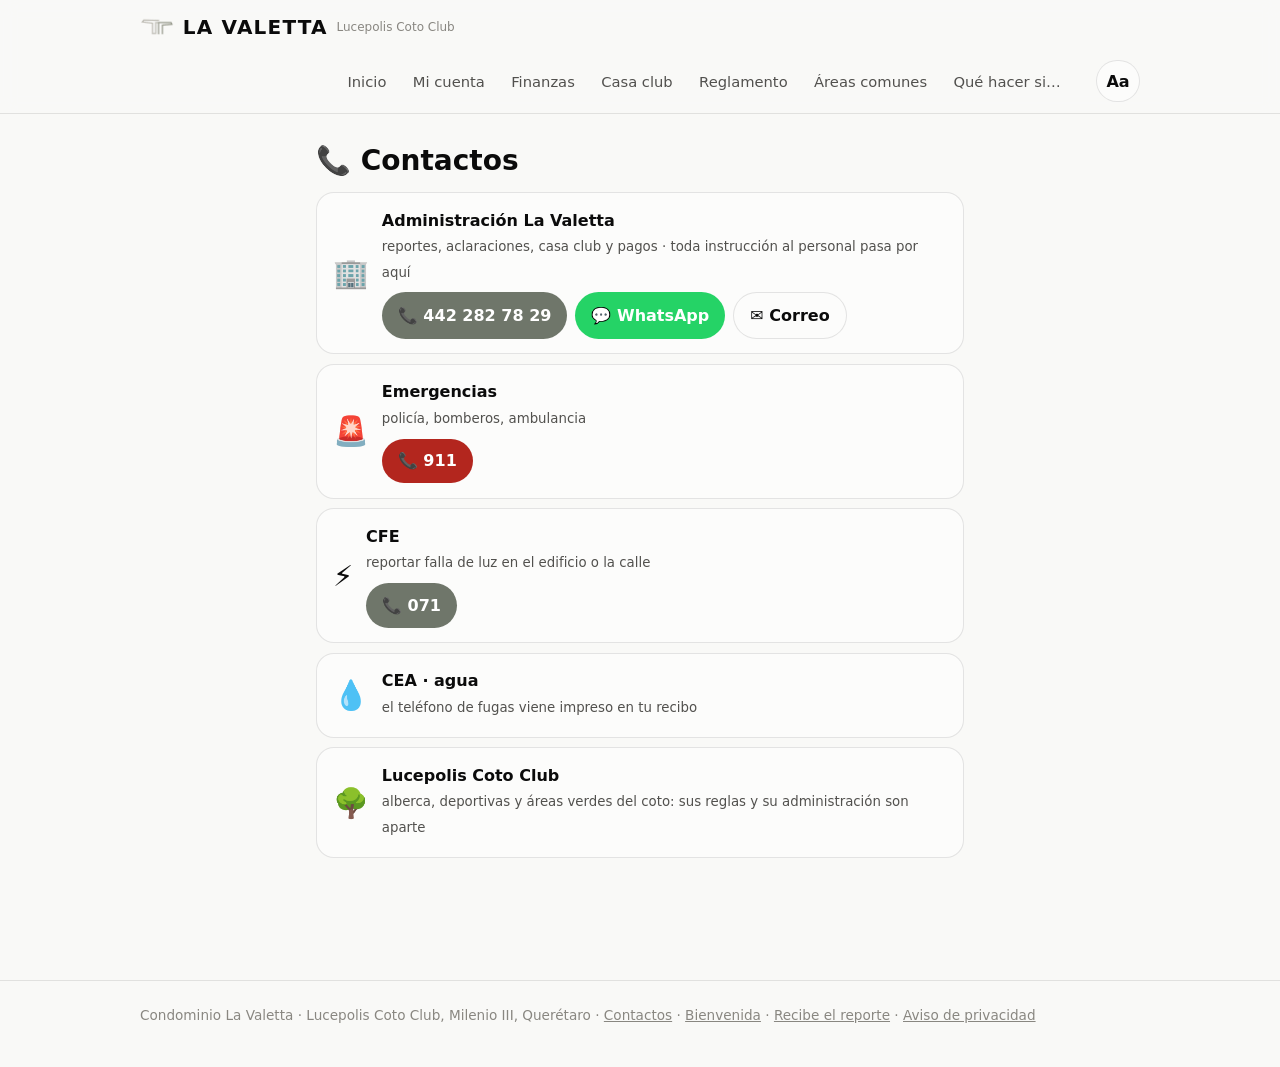
<file: contactos.html>
<!DOCTYPE html>
<html lang="es">
<head>
<meta charset="utf-8">
<meta name="viewport" content="width=device-width, initial-scale=1">
<meta name="robots" content="noindex">
<title>Contactos · Condominio La Valetta</title>
<link rel="stylesheet" href="css/styles.css">
<link rel="icon" href="assets/mark.png">
</head>
<body>
<header class="site-header">
  <div class="inner">
    <a class="brand" href="index.html"><img src="assets/mark.png" alt=""><span class="logo">LA VALETTA</span><span class="tag">Lucepolis Coto Club</span></a>
    <nav class="main">
      <a href="index.html">Inicio</a>
      <a href="micuenta.html">Mi cuenta</a>
      <a href="finanzas.html">Finanzas</a>
      <a href="casa-club.html">Casa club</a>
      <a href="reglamento.html">Reglamento</a>
      <a href="areas-comunes.html">Áreas comunes</a>
      <a href="emergencias.html">Qué hacer si…</a>
    </nav>
  </div>
</header>
<main class="pg">
  <h1>📞 Contactos</h1>
  <div class="ct"><span>🏢</span><div><b>Administración La Valetta</b><small>reportes, aclaraciones, casa club y pagos · toda instrucción al personal pasa por aquí</small></div>
    <div class="big-tel"><a class="tel" href="tel:+524422827829">📞 442 282 78 29</a><a class="tel wa" href="https://wa.me/524422827829">💬 WhatsApp</a><a class="tel sec" href="mailto:lavalettaa@gmail.com">✉️ Correo</a></div></div>
  <div class="ct"><span>🚨</span><div><b>Emergencias</b><small>policía, bomberos, ambulancia</small></div><div class="big-tel"><a class="tel rojo" href="tel:911">📞 911</a></div></div>
  <div class="ct"><span>⚡</span><div><b>CFE</b><small>reportar falla de luz en el edificio o la calle</small></div><div class="big-tel"><a class="tel" href="tel:071">📞 071</a></div></div>
  <div class="ct"><span>💧</span><div><b>CEA · agua</b><small>el teléfono de fugas viene impreso en tu recibo</small></div></div>
  <div class="ct"><span>🌳</span><div><b>Lucepolis Coto Club</b><small>alberca, deportivas y áreas verdes del coto: sus reglas y su administración son aparte</small></div></div>
</main>
<footer class="site-footer">
  <div class="inner">
    Condominio La Valetta · Lucepolis Coto Club, Milenio III, Querétaro · <a href="contactos.html">Contactos</a> · <a href="bienvenida.html">Bienvenida</a> · <a href="correo.html">Recibe el reporte</a> · <a href="privacidad.html">Aviso de privacidad</a>
  </div>
</footer>
<script src="js/comun.js"></script>
<script src="js/ventana.js"></script>

</body>
</html>
</file>
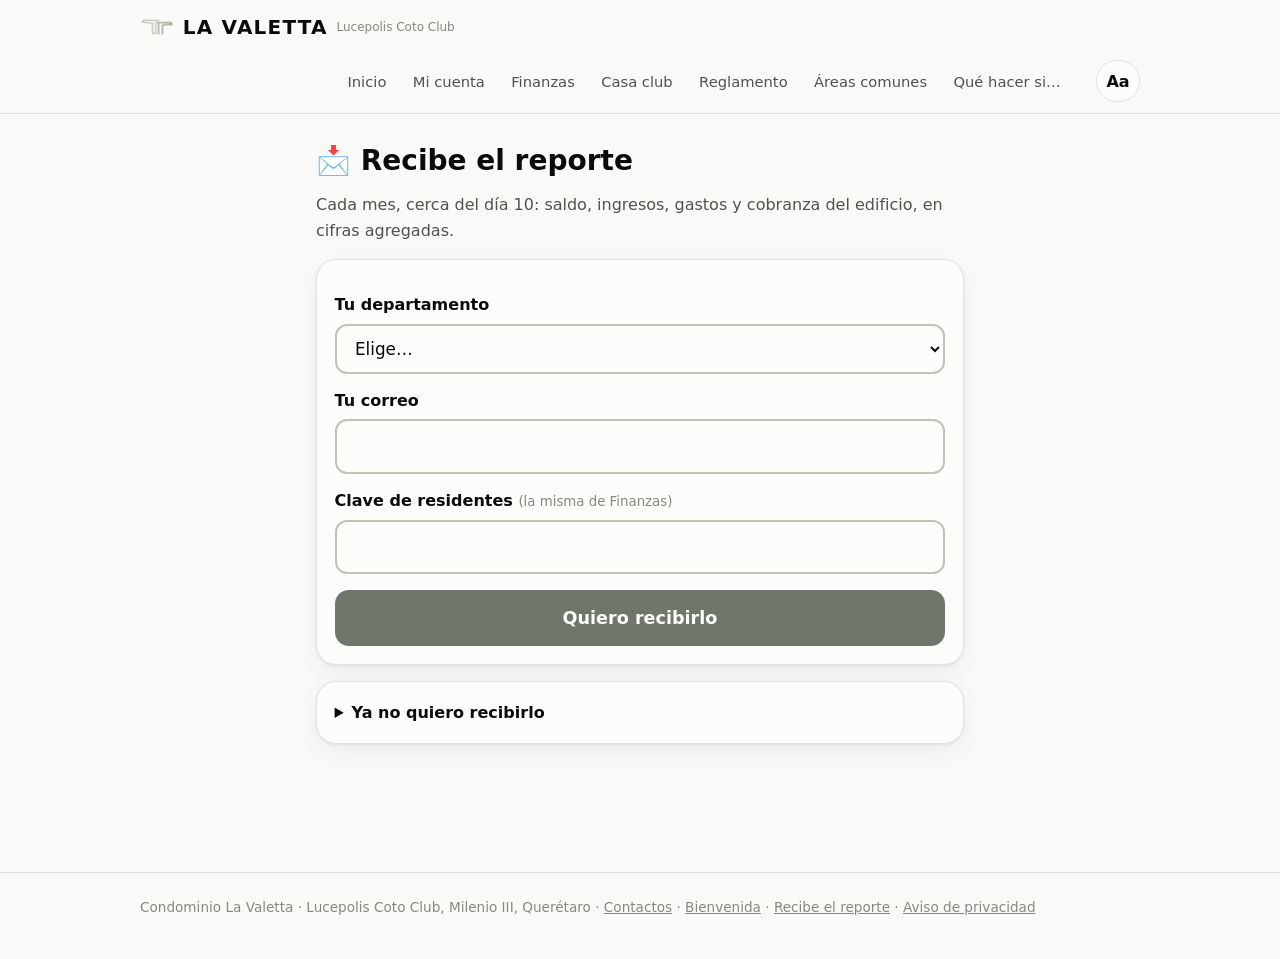
<file: correo.html>
<!DOCTYPE html>
<html lang="es">
<head>
<meta charset="utf-8">
<meta name="viewport" content="width=device-width, initial-scale=1">
<meta name="robots" content="noindex">
<title>Recibe el reporte · Condominio La Valetta</title>
<link rel="stylesheet" href="css/styles.css">
<link rel="icon" href="assets/mark.png">
</head>
<body>
<header class="site-header">
  <div class="inner">
    <a class="brand" href="index.html"><img src="assets/mark.png" alt=""><span class="logo">LA VALETTA</span><span class="tag">Lucepolis Coto Club</span></a>
    <nav class="main">
      <a href="index.html">Inicio</a>
      <a href="micuenta.html">Mi cuenta</a>
      <a href="finanzas.html">Finanzas</a>
      <a href="casa-club.html">Casa club</a>
      <a href="reglamento.html">Reglamento</a>
      <a href="areas-comunes.html">Áreas comunes</a>
      <a href="emergencias.html">Qué hacer si…</a>
    </nav>
  </div>
</header>
<main class="pg">
  <h1>📩 Recibe el reporte</h1>
  <p class="sub">Cada mes, cerca del día 10: saldo, ingresos, gastos y cobranza del edificio, en cifras agregadas.</p>
  <div class="caja" id="avance" hidden></div>
  <form class="caja" id="f" novalidate>
    <label class="lb" for="dep">Tu departamento</label><select class="in" id="dep"><option value="">Cargando…</option></select>
    <label class="lb" for="mail">Tu correo</label><input class="in" id="mail" type="email" inputmode="email" autocomplete="email" maxlength="120">
    <label class="lb" for="cla">Clave de residentes <small style="font-weight:400;color:var(--muted)">(la misma de Finanzas)</small></label><input class="in" id="cla" type="password" autocomplete="off">
    <div class="trampa" aria-hidden="true"><input id="web" tabindex="-1" autocomplete="off"></div>
    <button class="go" id="go">Quiero recibirlo</button><p class="msg" id="m" hidden></p>
  </form>
  <details class="caja"><summary><b>Ya no quiero recibirlo</b></summary>
    <input class="in" id="mailB" type="email" inputmode="email" placeholder="tu correo" style="margin-top:.8rem"><button class="go sec" id="goB" type="button">Darme de baja</button><p class="msg" id="mB" hidden></p></details>
</main>
<footer class="site-footer">
  <div class="inner">
    Condominio La Valetta · Lucepolis Coto Club, Milenio III, Querétaro · <a href="contactos.html">Contactos</a> · <a href="bienvenida.html">Bienvenida</a> · <a href="correo.html">Recibe el reporte</a> · <a href="privacidad.html">Aviso de privacidad</a>
  </div>
</footer>
<script src="js/comun.js"></script>
<script src="js/ventana.js"></script>
<script>
(function () {
  "use strict";
  const URL_ = "https://script.google.com/macros/s/AKfycbzU158AMEbF-QhMMVPQ4sjREkfEzBT4FYzLsA_Gj3uls50R1d9STamu9FvjVUSb957tvw/exec";
  const $ = id => document.getElementById(id), esc = s => String(s == null ? "" : s).replace(/[&<>"']/g, c => ({ "&": "&amp;", "<": "&lt;", ">": "&gt;", '"': "&quot;", "'": "&#39;" }[c]));
  const post = d => fetch(URL_, { method: "POST", body: JSON.stringify(d), headers: { "Content-Type": "text/plain;charset=utf-8" } }).then(r => r.json());
  const msg = (id, ok, t) => { const m = $(id); m.hidden = false; m.className = "msg " + (ok ? "ok" : "mal"); m.textContent = t; };
  let claveG = ""; try { claveG = localStorage.getItem("valetta.vecino") || ""; } catch (e) {}
  const recordar = c => { try { localStorage.setItem("valetta.vecino", c); } catch (e) {} };
  const ERR = { clave: "La clave no es la de residentes (la misma de Finanzas).", departamento: "Elige tu departamento de la lista.", correo: "Revisa tu correo.", ocupado: "Ese día ya está apartado.", nombre: "Escribe tu nombre para que la Administración sepa quién la pide.", dia: "Elige un día a partir de mañana.", lejos: "Se aparta hasta con 90 días de anticipación.", tope: "Tu departamento ya tiene 2 fechas apartadas.", espera: "Demasiados intentos; prueba en un rato.", "no encontrado": "No encontramos ese folio con ese correo." };
  const VIEJO = '<div class="aviso-v">⚙️ El sitio todavía está conectado a la versión anterior del servicio. La administración del sitio debe publicar la nueva: <b>Implementar → Administrar implementaciones → ✏️ → Nueva versión</b>.</div>';
  const esViejo = j => !!j && j.servicio === "valetta-finanzas";
  const avisarViejo = () => { const m = document.querySelector("main.pg"); if (m && !m.querySelector(".aviso-v")) m.querySelector("h1").insertAdjacentHTML("afterend", VIEJO); };
  /* Copias en el teléfono: se pinta al instante lo último que se vio y la hoja actualiza detrás. */
  const lee = k => { try { return JSON.parse(localStorage.getItem(k) || "null"); } catch (e) { return null; } };
  const guarda = (k, v) => { try { localStorage.setItem(k, JSON.stringify(v)); } catch (e) {} };
  const DEPTOS_FIJOS = ["A 01","A 02","A 03","A 04","A 05","A 06","A 11","A 12","A 13","A 14","A 15","A 16","A 17","A 21","A 22","A 23","A 24","A 25","A 26","A 27","A 31","A 32","A 33","A 34","A 35","A 36","A 37","PH 41","PH 42","PH 43","PH 44","PH 45"];
  const opciones = (sel, lista) => { const v = $(sel).value; $(sel).innerHTML = '<option value="">Elige…</option>' + lista.map(d => "<option>" + esc(d) + "</option>").join(""); if (v) $(sel).value = v; };
  const deptos = sel => { opciones(sel, (lee("valetta.vecinos") || {}).deptos || DEPTOS_FIJOS);
    return fetch(URL_ + "?accion=vecinos&t=" + Date.now()).then(r => r.json()).then(j => { if (esViejo(j)) { avisarViejo(); return {}; } if (j.ok) guarda("valetta.vecinos", j); if (j.ok && j.deptos.length) opciones(sel, j.deptos); return j; }); };
  if (claveG) $("cla").value = claveG;
  const pintaAv = j => { if (!j || !j.correos) return; const c = j.correos, p = Math.round(c.con / c.total * 100); $("avance").hidden = false;
    $("avance").innerHTML = "<b>" + c.con + " de " + c.total + "</b> departamentos ya lo reciben" + '<div style="height:8px;border-radius:999px;background:var(--grid);margin-top:.5rem;overflow:hidden"><i style="display:block;height:100%;width:' + p + '%;background:var(--accent)"></i></div>'; };
  pintaAv(lee("valetta.vecinos"));
  deptos("dep").then(j => { if (j.correos) { const c = j.correos, p = Math.round(c.con / c.total * 100); $("avance").hidden = false;
    $("avance").innerHTML = "<b>" + c.con + " de " + c.total + "</b> departamentos ya lo reciben" + '<div style="height:8px;border-radius:999px;background:var(--grid);margin-top:.5rem;overflow:hidden"><i style="display:block;height:100%;width:' + p + '%;background:var(--accent)"></i></div>'; } }).catch(() => {});
  $("f").onsubmit = async e => { e.preventDefault(); const b = $("go"); b.disabled = true;
    const j = await post({ accion: "correo", depto: $("dep").value, correo: $("mail").value.trim(), clave: $("cla").value, web: $("web").value }).catch(() => ({ error: "conexión" }));
    b.disabled = false; if (j.ok) { recordar($("cla").value); msg("m", true, "✓ Listo. Te llegó un correo de confirmación."); $("mail").value = ""; } else msg("m", false, ERR[j.error] || "No se pudo (" + j.error + ")."); };
  $("goB").onclick = async () => { const j = await post({ accion: "correo", correo: $("mailB").value.trim(), baja: true }).catch(() => ({ error: "conexión" })); msg("mB", !!j.ok, j.ok ? "✓ Ya no lo recibirás." : ERR[j.error] || "No se pudo."); };
})();
</script>
</body>
</html>
</file>
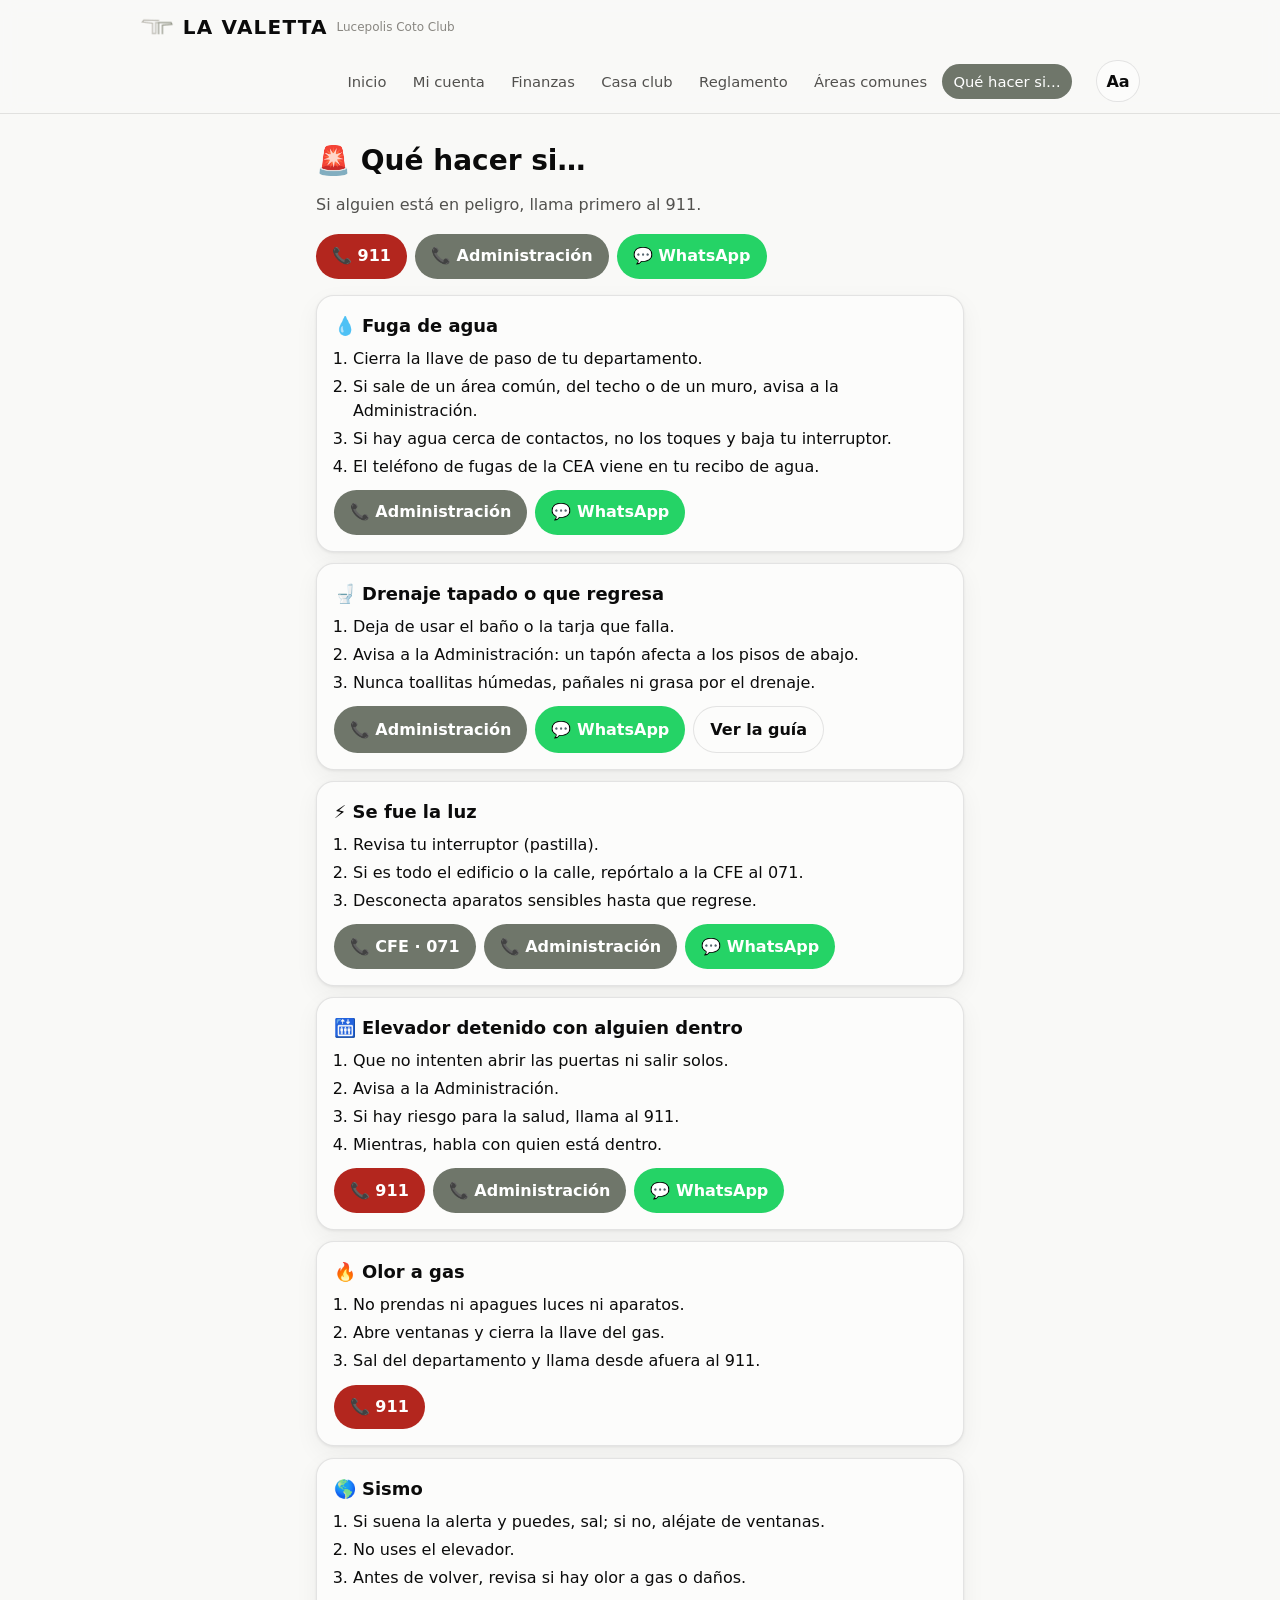
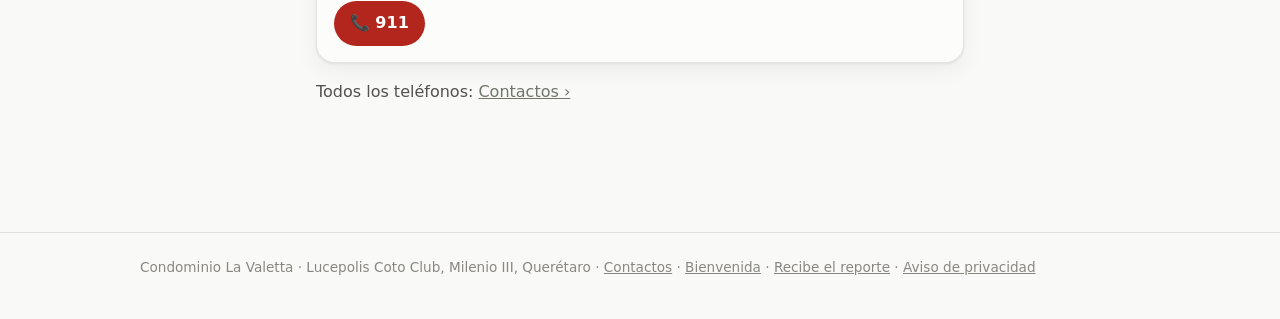
<file: emergencias.html>
<!DOCTYPE html>
<html lang="es">
<head>
<meta charset="utf-8">
<meta name="viewport" content="width=device-width, initial-scale=1">
<meta name="robots" content="noindex">
<title>Qué hacer si… · Condominio La Valetta</title>
<link rel="stylesheet" href="css/styles.css">
<link rel="icon" href="assets/mark.png">
</head>
<body>
<header class="site-header">
  <div class="inner">
    <a class="brand" href="index.html"><img src="assets/mark.png" alt=""><span class="logo">LA VALETTA</span><span class="tag">Lucepolis Coto Club</span></a>
    <nav class="main">
      <a href="index.html">Inicio</a>
      <a href="micuenta.html">Mi cuenta</a>
      <a href="finanzas.html">Finanzas</a>
      <a href="casa-club.html">Casa club</a>
      <a href="reglamento.html">Reglamento</a>
      <a href="areas-comunes.html">Áreas comunes</a>
      <a href="emergencias.html" class="active">Qué hacer si…</a>
    </nav>
  </div>
</header>
<main class="pg">
  <h1>🚨 Qué hacer si…</h1>
  <p class="sub">Si alguien está en peligro, llama primero al 911.</p>
  <div class="big-tel"><a class="tel rojo" href="tel:911">📞 911</a><a class="tel" href="tel:+524422827829">📞 Administración</a><a class="tel wa" href="https://wa.me/524422827829">💬 WhatsApp</a></div>
<section class="caso"><h2>💧 Fuga de agua</h2><ol><li>Cierra la llave de paso de tu departamento.</li><li>Si sale de un área común, del techo o de un muro, avisa a la Administración.</li><li>Si hay agua cerca de contactos, no los toques y baja tu interruptor.</li><li>El teléfono de fugas de la CEA viene en tu recibo de agua.</li></ol><div class="big-tel"><a class="tel" href="tel:+524422827829">📞 Administración</a><a class="tel wa" href="https://wa.me/524422827829">💬 WhatsApp</a></div></section><section class="caso"><h2>🚽 Drenaje tapado o que regresa</h2><ol><li>Deja de usar el baño o la tarja que falla.</li><li>Avisa a la Administración: un tapón afecta a los pisos de abajo.</li><li>Nunca toallitas húmedas, pañales ni grasa por el drenaje.</li></ol><div class="big-tel"><a class="tel" href="tel:+524422827829">📞 Administración</a><a class="tel wa" href="https://wa.me/524422827829">💬 WhatsApp</a><a class="tel sec" href="areas-comunes.html#drenaje">Ver la guía</a></div></section><section class="caso"><h2>⚡ Se fue la luz</h2><ol><li>Revisa tu interruptor (pastilla).</li><li>Si es todo el edificio o la calle, repórtalo a la CFE al 071.</li><li>Desconecta aparatos sensibles hasta que regrese.</li></ol><div class="big-tel"><a class="tel" href="tel:071">📞 CFE · 071</a><a class="tel" href="tel:+524422827829">📞 Administración</a><a class="tel wa" href="https://wa.me/524422827829">💬 WhatsApp</a></div></section><section class="caso"><h2>🛗 Elevador detenido con alguien dentro</h2><ol><li>Que no intenten abrir las puertas ni salir solos.</li><li>Avisa a la Administración.</li><li>Si hay riesgo para la salud, llama al 911.</li><li>Mientras, habla con quien está dentro.</li></ol><div class="big-tel"><a class="tel rojo" href="tel:911">📞 911</a><a class="tel" href="tel:+524422827829">📞 Administración</a><a class="tel wa" href="https://wa.me/524422827829">💬 WhatsApp</a></div></section><section class="caso"><h2>🔥 Olor a gas</h2><ol><li>No prendas ni apagues luces ni aparatos.</li><li>Abre ventanas y cierra la llave del gas.</li><li>Sal del departamento y llama desde afuera al 911.</li></ol><div class="big-tel"><a class="tel rojo" href="tel:911">📞 911</a></div></section><section class="caso"><h2>🌎 Sismo</h2><ol><li>Si suena la alerta y puedes, sal; si no, aléjate de ventanas.</li><li>No uses el elevador.</li><li>Antes de volver, revisa si hay olor a gas o daños.</li></ol><div class="big-tel"><a class="tel rojo" href="tel:911">📞 911</a></div></section>  <p class="sub" style="margin-top:1rem">Todos los teléfonos: <a href="contactos.html">Contactos ›</a></p>
</main>
<footer class="site-footer">
  <div class="inner">
    Condominio La Valetta · Lucepolis Coto Club, Milenio III, Querétaro · <a href="contactos.html">Contactos</a> · <a href="bienvenida.html">Bienvenida</a> · <a href="correo.html">Recibe el reporte</a> · <a href="privacidad.html">Aviso de privacidad</a>
  </div>
</footer>
<script src="js/comun.js"></script>
<script src="js/ventana.js"></script>

</body>
</html>
</file>
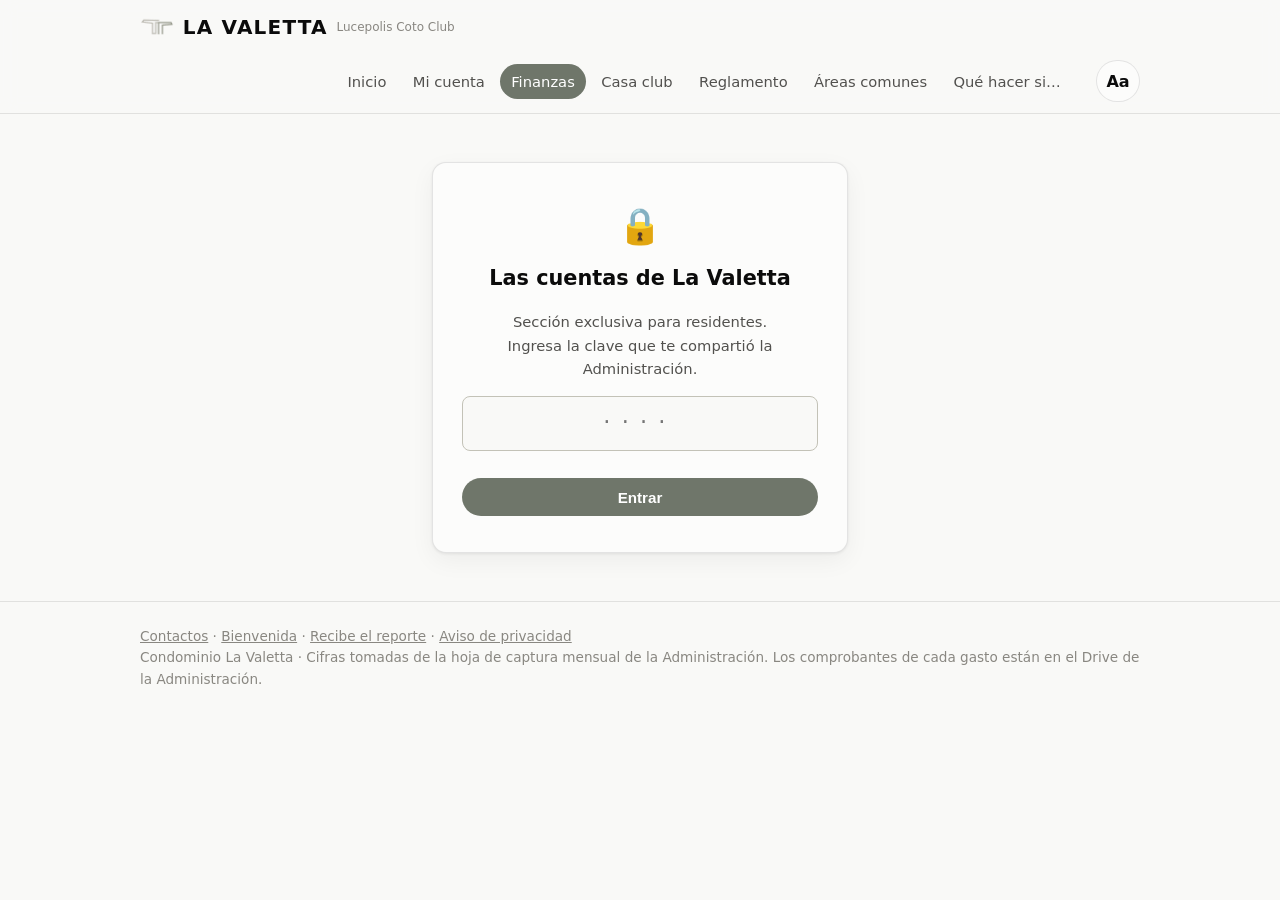
<file: finanzas.html>
<!DOCTYPE html>
<html lang="es">
<head>
<meta charset="utf-8">
<meta name="viewport" content="width=device-width, initial-scale=1, viewport-fit=cover">
<meta name="robots" content="noindex">
<meta name="theme-color" content="#6f766a">
<title>Finanzas · Condominio La Valetta</title>
<link rel="stylesheet" href="css/styles.css">
<link rel="stylesheet" href="css/tablero.css?v=20261124">
<link rel="stylesheet" href="css/noche.css?v=20261113c">
<link rel="icon" href="assets/mark.png">
</head>
<body class="tb-pagina">
<header class="site-header">
  <div class="inner">
    <a class="brand" href="index.html"><img src="assets/mark.png" alt=""><span class="logo">LA VALETTA</span><span class="tag">Lucepolis Coto Club</span></a>
    <nav class="main">
      <a href="index.html">Inicio</a>
      <a href="micuenta.html">Mi cuenta</a>
      <a href="finanzas.html" class="active">Finanzas</a>
      <a href="casa-club.html">Casa club</a>
      <a href="reglamento.html">Reglamento</a>
      <a href="areas-comunes.html">Áreas comunes</a>
      <a href="emergencias.html">Qué hacer si…</a>
    </nav>
  </div>
</header>

<!-- Portón de acceso -->
<div id="gate" class="gate">
  <div class="lock">🔒</div>
  <h1 style="font-size:1.3rem; margin:0.5rem 0 0.25rem">Las cuentas de La Valetta</h1>
  <p style="color:var(--ink-2); font-size:0.92rem">Sección exclusiva para residentes.<br>Ingresa la clave que te compartió la Administración.</p>
  <form id="gateForm">
    <input id="gateKey" type="password" inputmode="numeric" autocomplete="off" maxlength="8" placeholder="····" aria-label="Clave de acceso">
    <p class="error" id="gateError"></p>
    <button type="submit" class="btn primary" style="width:100%">Entrar</button>
  </form>
</div>

<!-- Contenido protegido: lo dibuja js/tablero.js -->
<main id="content" hidden>
  <div id="tablero"></div>
  <section class="nc" id="noche" hidden aria-label="Cuántos departamentos están al corriente" style="margin:1.2rem 0 0;padding:0"></section>
</main>

<footer class="site-footer">
  <div class="inner">
    <a href="contactos.html">Contactos</a> · <a href="bienvenida.html">Bienvenida</a> · <a href="correo.html">Recibe el reporte</a> · <a href="privacidad.html">Aviso de privacidad</a><br>
    Condominio La Valetta · Cifras tomadas de la hoja de captura mensual de la Administración. Los comprobantes de cada gasto están en el Drive de la Administración.
  </div>
</footer>

<script src="js/data.js?v=20261124"></script>
<script src="js/tablero.js?v=20261124"></script>
<script src="js/finanzas.js?v=20261124"></script>
<script src="js/noche.js?v=20261113c"></script>
<script>
/* El edificio de noche: solo en la portada de Finanzas. */
(function () {
  const caja = document.getElementById("noche");
  /* Va dentro de la portada del tablero, justo antes de «Consulta a detalle». */
  const ver = () => { const h = document.querySelector('#tablero [data-hueco="antes-detalle"]'); if (h) { h.appendChild(caja); caja.style.display = ""; } else caja.style.display = "none"; };
  document.getElementById("tablero").addEventListener("tablero:pintado", ver); ver();
  Noche.montar(caja, { nombre: "LA VALETTA", columnas: 4, api: "https://script.google.com/macros/s/AKfycbzU158AMEbF-QhMMVPQ4sjREkfEzBT4FYzLsA_Gj3uls50R1d9STamu9FvjVUSb957tvw/exec", llave: "valetta.noche" });
})();
</script>
<script src="js/comun.js"></script>
</body>
</html>
</file>
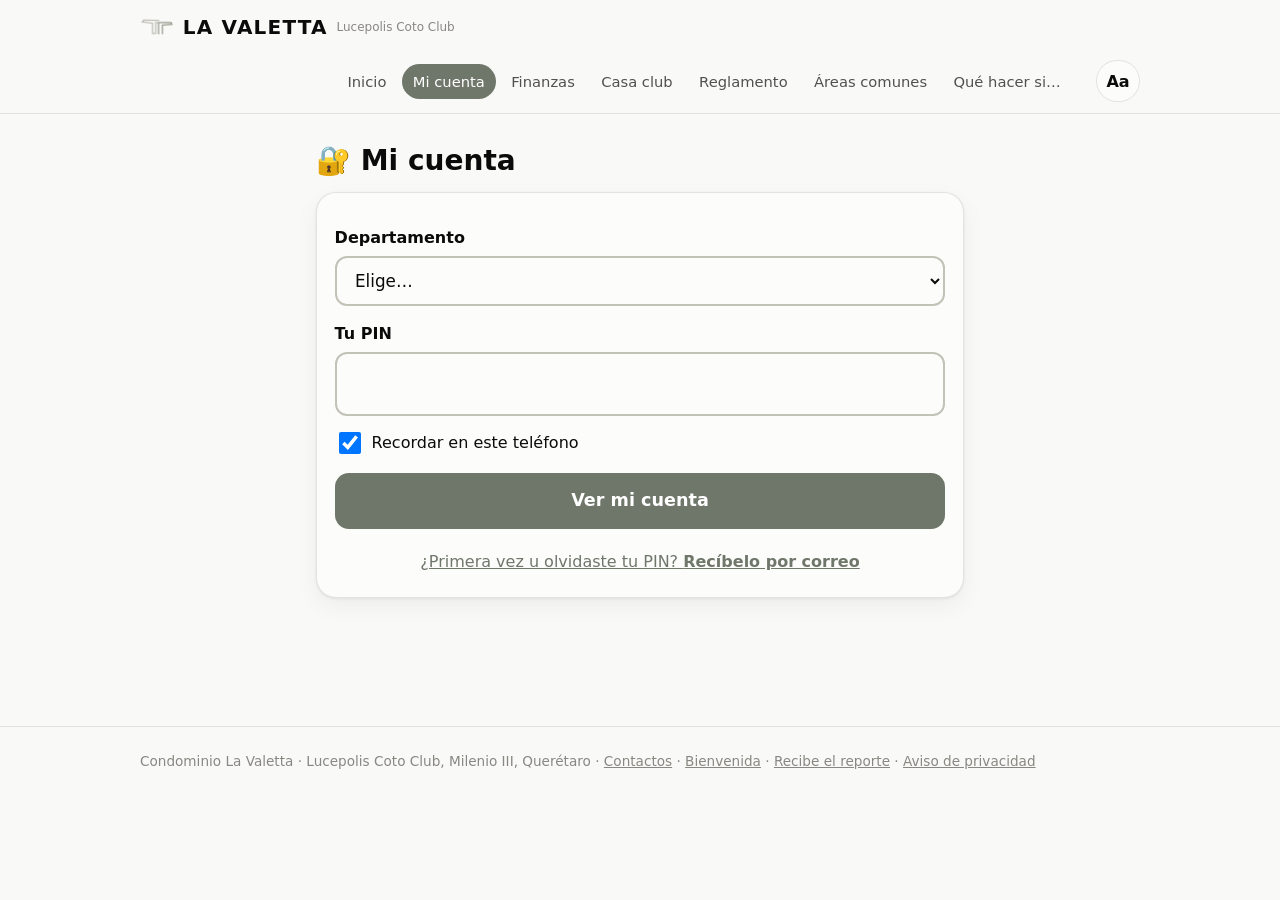
<file: micuenta.html>
<!DOCTYPE html>
<html lang="es">
<head>
<meta charset="utf-8">
<meta name="viewport" content="width=device-width, initial-scale=1">
<meta name="robots" content="noindex">
<title>Mi cuenta · Condominio La Valetta</title>
<link rel="stylesheet" href="css/styles.css">
<link rel="icon" href="assets/mark.png"><style>
  .enl { font: inherit; border: 0; background: none; color: var(--accent); cursor: pointer; text-decoration: underline; padding: .3rem; }
  .act { text-align: center; font-size: .85rem; color: var(--muted); margin: 0 0 .4rem; }
  .dos2 { display: grid; grid-template-columns: 1fr 1fr; gap: .6rem; }
  .top-c { display: flex; justify-content: space-between; align-items: center; margin-bottom: .6rem; } .top-c b { font-size: 1.15rem; }
  .gran { border-radius: 22px; padding: 1.2rem 1.2rem; text-align: center; color: #fff; background: #2e7d32; } .gran.no { background: #b3261e; } .gran.cur { background: #a86a00; }
  .gran small { display: block; opacity: .92; font-size: .95rem; } .gran b { display: block; font-size: 2.4rem; line-height: 1.15; margin: .15rem 0; }
  .tjs { display: grid; grid-template-columns: 1fr 1fr; gap: .5rem; margin-top: .7rem; }
  .tj { font: inherit; text-align: left; background: var(--surface); border: 1px solid var(--border); border-radius: 16px; padding: .8rem; color: var(--ink); cursor: pointer; } .tj span { font-size: 1.4rem; } .tj b { display: block; font-size: 1.2rem; } .tj small { color: var(--muted); }
  .sec-t { font-size: 1.1rem; margin: 1.3rem 0 .5rem; }
  .filas { background: var(--surface); border: 1px solid var(--border); border-radius: 18px; overflow: hidden; }
  .fila { display: grid; grid-template-columns: 1fr auto auto; gap: .6rem; align-items: center; width: 100%; font: inherit; text-align: left; background: none; border: 0; border-top: 1px solid var(--grid); padding: .85rem 1rem; color: var(--ink); cursor: pointer; min-height: 56px; }
  .fila:first-child { border-top: 0; } .fila small { display: block; color: var(--muted); font-size: .8rem; } .fila i { font-style: normal; color: var(--muted); font-size: 1.3rem; }
  .es { font-size: .8rem; font-weight: 800; padding: .25rem .65rem; border-radius: 999px; white-space: nowrap; } .es.ok { background: #d4edda; color: #1d5a2a; } .es.no { background: #f8d7da; color: #7a1c24; } .es.par { background: #fff3cd; color: #7a5a00; } .es.cur { background: #fdebd0; color: #7a4a00; }
  @media (prefers-color-scheme: dark) { .es.ok { background: #1d4a2a; color: #b9f0c6; } .es.no { background: #5a1d22; color: #ffb3b9; } .es.par, .es.cur { background: #5a4300; color: #ffe08a; } }</style>
</head>
<body>
<header class="site-header">
  <div class="inner">
    <a class="brand" href="index.html"><img src="assets/mark.png" alt=""><span class="logo">LA VALETTA</span><span class="tag">Lucepolis Coto Club</span></a>
    <nav class="main">
      <a href="index.html">Inicio</a>
      <a href="micuenta.html" class="active">Mi cuenta</a>
      <a href="finanzas.html">Finanzas</a>
      <a href="casa-club.html">Casa club</a>
      <a href="reglamento.html">Reglamento</a>
      <a href="areas-comunes.html">Áreas comunes</a>
      <a href="emergencias.html">Qué hacer si…</a>
    </nav>
  </div>
</header>
<main class="pg">
  <h1>🔐 Mi cuenta</h1>
  <form class="caja" id="fE" novalidate>
    <label class="lb" for="dep">Departamento</label><select class="in" id="dep"><option value="">Cargando…</option></select>
    <label class="lb" for="pin">Tu PIN</label><input class="in" id="pin" type="password" inputmode="numeric" pattern="[0-9]*" maxlength="6" autocomplete="current-password" style="font-size:1.4rem;letter-spacing:.3em">
    <div id="bCor" hidden><p class="msg ok" style="margin:.9rem 0 0">👋 Es tu primera vez. Registra tu correo para terminar: ahí te llegará el reporte mensual de cuentas y podrás cambiar tu PIN si lo olvidas.</p>
    <label class="lb" for="mailE">Tu correo</label><input class="in" id="mailE" type="email" inputmode="email" autocomplete="email">
    <p class="sub" style="margin:.4rem 0 0;font-size:.85rem">Puedes darte de baja del reporte cuando quieras. <a href="privacidad.html">Aviso de privacidad</a>.</p></div>
    <label style="display:flex;gap:.5rem;align-items:center;margin-top:.8rem"><input type="checkbox" id="rec" checked style="width:22px;height:22px"> Recordar en este teléfono</label>
    <button class="go" id="goE">Ver mi cuenta</button><p class="msg" id="mE" hidden></p>
    <p style="margin:1rem 0 0;text-align:center"><button type="button" class="enl" id="aOlvide">¿Primera vez u olvidaste tu PIN? <b>Recíbelo por correo</b></button></p>
  </form>
  <form class="caja" id="fO" novalidate hidden>
    <h2 style="font-size:1.15rem;margin:0 0 .2rem">Recibe tu PIN por correo</h2><p class="sub" style="margin:0">Escribe tu correo y ahí te llega el PIN de tu departamento. Si quieres, después lo cambias por uno que solo tú sepas.</p>
    <label class="lb" for="depO">Departamento</label><select class="in" id="depO"></select>
    <label class="lb" for="mailO">Tu correo</label><input class="in" id="mailO" type="email" inputmode="email" autocomplete="email">
    <button class="go" id="goO">Mandarme mi PIN</button><p class="msg" id="mO" hidden></p>
    <p class="sub" style="margin:.8rem 0 0;font-size:.85rem">A ese correo te llegará también el reporte mensual de cuentas; puedes darte de baja cuando quieras. <a href="privacidad.html">Aviso de privacidad</a>.</p>
    <p style="margin:1rem 0 0;text-align:center"><button type="button" class="enl aEntrar">Ya tengo PIN</button></p>
  </form>
  <form class="caja" id="fP" novalidate hidden>
    <h2 style="font-size:1.15rem;margin:0 0 .2rem">Pon un PIN nuevo · depto <span id="depP"></span></h2><p class="sub" style="margin:0">Solo tú lo sabrás. Con él entras a ver tu estado de cuenta.</p>
    <div class="dos2"><div><label class="lb" for="p1">PIN (4 a 6 números)</label><input class="in" id="p1" type="password" inputmode="numeric" pattern="[0-9]*" maxlength="6" autocomplete="new-password"></div>
    <div><label class="lb" for="p2">Repítelo</label><input class="in" id="p2" type="password" inputmode="numeric" pattern="[0-9]*" maxlength="6" autocomplete="new-password"></div></div>
    <button class="go" id="goP">Guardar mi PIN y entrar</button><p class="msg" id="mP" hidden></p>
  </form>
  <div class="caja" id="listo" hidden style="text-align:center"></div>
  <div id="cta" hidden></div>
</main>
<footer class="site-footer">
  <div class="inner">
    Condominio La Valetta · Lucepolis Coto Club, Milenio III, Querétaro · <a href="contactos.html">Contactos</a> · <a href="bienvenida.html">Bienvenida</a> · <a href="correo.html">Recibe el reporte</a> · <a href="privacidad.html">Aviso de privacidad</a>
  </div>
</footer>
<script src="js/comun.js"></script>
<script src="js/ventana.js"></script>
<script>
(function () {
  "use strict";
  const URL_ = "https://script.google.com/macros/s/AKfycbzU158AMEbF-QhMMVPQ4sjREkfEzBT4FYzLsA_Gj3uls50R1d9STamu9FvjVUSb957tvw/exec";
  const $ = id => document.getElementById(id), esc = s => String(s == null ? "" : s).replace(/[&<>"']/g, c => ({ "&": "&amp;", "<": "&lt;", ">": "&gt;", '"': "&quot;", "'": "&#39;" }[c]));
  const post = d => fetch(URL_, { method: "POST", body: JSON.stringify(d), headers: { "Content-Type": "text/plain;charset=utf-8" } }).then(r => r.json());
  const msg = (id, ok, t) => { const m = $(id); m.hidden = false; m.className = "msg " + (ok ? "ok" : "mal"); m.textContent = t; };
  let claveG = ""; try { claveG = localStorage.getItem("valetta.vecino") || ""; } catch (e) {}
  const recordar = c => { try { localStorage.setItem("valetta.vecino", c); } catch (e) {} };
  const ERR = { clave: "La clave no es la de residentes (la misma de Finanzas).", departamento: "Elige tu departamento de la lista.", correo: "Revisa tu correo.", ocupado: "Ese día ya está apartado.", nombre: "Escribe tu nombre para que la Administración sepa quién la pide.", dia: "Elige un día a partir de mañana.", lejos: "Se aparta hasta con 90 días de anticipación.", tope: "Tu departamento ya tiene 2 fechas apartadas.", espera: "Demasiados intentos; prueba en un rato.", "no encontrado": "No encontramos ese folio con ese correo." };
  const VIEJO = '<div class="aviso-v">⚙️ El sitio todavía está conectado a la versión anterior del servicio. La administración del sitio debe publicar la nueva: <b>Implementar → Administrar implementaciones → ✏️ → Nueva versión</b>.</div>';
  const esViejo = j => !!j && j.servicio === "valetta-finanzas";
  const avisarViejo = () => { const m = document.querySelector("main.pg"); if (m && !m.querySelector(".aviso-v")) m.querySelector("h1").insertAdjacentHTML("afterend", VIEJO); };
  /* Copias en el teléfono: se pinta al instante lo último que se vio y la hoja actualiza detrás. */
  const lee = k => { try { return JSON.parse(localStorage.getItem(k) || "null"); } catch (e) { return null; } };
  const guarda = (k, v) => { try { localStorage.setItem(k, JSON.stringify(v)); } catch (e) {} };
  const DEPTOS_FIJOS = ["A 01","A 02","A 03","A 04","A 05","A 06","A 11","A 12","A 13","A 14","A 15","A 16","A 17","A 21","A 22","A 23","A 24","A 25","A 26","A 27","A 31","A 32","A 33","A 34","A 35","A 36","A 37","PH 41","PH 42","PH 43","PH 44","PH 45"];
  const opciones = (sel, lista) => { const v = $(sel).value; $(sel).innerHTML = '<option value="">Elige…</option>' + lista.map(d => "<option>" + esc(d) + "</option>").join(""); if (v) $(sel).value = v; };
  const deptos = sel => { opciones(sel, (lee("valetta.vecinos") || {}).deptos || DEPTOS_FIJOS);
    return fetch(URL_ + "?accion=vecinos&t=" + Date.now()).then(r => r.json()).then(j => { if (esViejo(j)) { avisarViejo(); return {}; } if (j.ok) guarda("valetta.vecinos", j); if (j.ok && j.deptos.length) opciones(sel, j.deptos); return j; }); };
  const $m = v => "$" + Math.round(Math.abs(v)).toLocaleString("es-MX");
  const ERRC = Object.assign({}, ERR, { pin: "El PIN son 4 a 6 números.", facil: "Ese PIN es muy fácil de adivinar; elige otro.", yaregistrado: "Ese departamento ya registró otro correo. Usa ese correo o escribe a la Administración.", liga: "La liga caducó o ya se usó. Pide tu PIN por correo otra vez.",
    sinpin: "Ese departamento todavía no tiene PIN: avisa a la Administración.", pinmal: "PIN equivocado.", espera: "Demasiados intentos. Prueba en una hora o pide ayuda a la Administración." });
  let sesion = null; try { sesion = JSON.parse(localStorage.getItem("valetta.cuenta") || "null"); } catch (e) {}
  const FORMAS = ["fE", "fO", "fP", "listo"], ver = id => { FORMAS.forEach(f => { $(f).hidden = f !== id; }); $("cta").hidden = true; };
  const q = new URLSearchParams(location.search), liga = q.get("crear") ? { depto: q.get("d") || "", x: q.get("x") || "", t: q.get("t") || "" } : null;
  opciones("depO", (lee("valetta.vecinos") || {}).deptos || DEPTOS_FIJOS);
  if (liga) { $("depP").textContent = liga.depto; ver("fP"); }
  else if (sesion) { const c0 = lee("valetta.cuenta.datos"); if (c0 && c0.depto === sesion.depto) { pintar(c0); $("cta").insertAdjacentHTML("afterbegin", '<p class="act" id="act">Actualizando…</p>'); } entrar(sesion.depto, sesion.pin, true); }
  deptos("dep").then(j => { if (j.deptos) opciones("depO", j.deptos); if (sesion) $("dep").value = sesion.depto; }).catch(() => {});
  $("aOlvide").onclick = () => { ver("fO"); $("depO").value = $("dep").value; };
  document.querySelectorAll(".aEntrar").forEach(b => { b.onclick = () => ver("fE"); });
  const listo = (ic, t, sub) => { $("listo").innerHTML = '<div style="font-size:3rem">' + ic + '</div><h2 style="font-size:1.3rem;margin:.3rem 0">' + esc(t) + '</h2><p class="sub" style="margin:0">' + sub + "</p>"; ver("listo"); };
  async function entrar(depto, pin, auto) {
    const pide = !$("bCor").hidden, d = { accion: "cuenta", depto: depto, pin: pin };
    if (pide && !auto) { d.correo = $("mailE").value.trim(); if (!d.correo) return msg("mE", false, "Escribe tu correo para terminar."); }
    const b = $("goE"); b.disabled = true;
    const j = await post(d).catch(() => ({ error: "conexión" }));
    b.disabled = false;
    if (j.ok) { if ($("rec").checked || auto) { guarda("valetta.cuenta", { depto: depto, pin: pin }); guarda("valetta.cuenta.datos", j); } return pintar(j); }
    if (j.error === "pidecorreo" || (pide && j.error === "correo")) { ver("fE"); $("dep").value = depto; $("pin").value = pin; $("bCor").hidden = false; $("goE").textContent = "Registrar mi correo y entrar"; if (j.error === "correo") msg("mE", false, ERRC.correo); else { $("mE").hidden = true; $("mailE").focus(); } return; }
    if (auto) { if (j.error === "pinmal" || j.error === "sinpin") { try { localStorage.removeItem("valetta.cuenta"); localStorage.removeItem("valetta.cuenta.datos"); } catch (e) {} ver("fE"); } else { const a = $("act"); if (a) a.textContent = "Sin conexión: es tu última consulta guardada."; } return; }
    msg("mE", false, (ERRC[j.error] || "No se pudo (" + j.error + ").") + (j.quedan > 0 && j.quedan < 4 ? " Te quedan " + j.quedan + " intentos." : ""));
  }
  $("fE").onsubmit = e => { e.preventDefault(); if (!$("dep").value) return msg("mE", false, "Elige tu departamento."); entrar($("dep").value, $("pin").value.trim()); };
  $("fO").onsubmit = async e => { e.preventDefault();
    const d = { accion: "registro", depto: $("depO").value, correo: $("mailO").value.trim() };
    if (!d.depto) return msg("mO", false, "Elige tu departamento.");
    const b = $("goO"); b.disabled = true;
    const j = await post(d).catch(() => ({ error: "conexión" }));
    b.disabled = false;
    if (esViejo(j) || j.error === "accion") return avisarViejo();
    if (j.ok) { listo("📬", "Revisa tu correo", "Mandamos tu PIN a <b>" + esc(d.correo) + "</b>. Si no lo ves, busca en correo no deseado.<br><br><button type='button' class='enl' id='aYa'>Ya lo tengo: entrar</button>"); $("aYa").onclick = () => { ver("fE"); $("dep").value = d.depto; $("pin").focus(); }; return; }
    msg("mO", false, ERRC[j.error] || "No se pudo (" + j.error + ").");
  };
  $("fP").onsubmit = async e => { e.preventDefault();
    const pin = $("p1").value.trim();
    if (pin !== $("p2").value.trim()) return msg("mP", false, "Los dos PIN no coinciden.");
    const b = $("goP"); b.disabled = true;
    const j = await post({ accion: "pin", depto: liga.depto, x: liga.x, t: liga.t, pin: pin }).catch(() => ({ error: "conexión" }));
    b.disabled = false;
    if (!j.ok) return msg("mP", false, ERRC[j.error] || "No se pudo (" + j.error + ").");
    guarda("valetta.cuenta", { depto: j.depto, pin: pin }); guarda("valetta.cuenta.datos", j);
    try { history.replaceState(null, "", location.pathname); } catch (e2) {}
    pintar(j); };

  function pintar(c) {
    ver(""); const box = $("cta"); box.hidden = false;
    const ms = c.meses.slice().reverse(), ok_ = m => m.estado === "pagado" || m.estado === "cubierto", pag = c.meses.filter(ok_).length, atr = c.meses.filter(m => !ok_(m) && !m.enCurso).length;
    const cur = c.meses.find(m => m.enCurso), soloEste = c.debe > 0 && !atr && cur && !ok_(cur);
    const wa = "https://wa.me/" + c.contacto.tel + "?text=" + encodeURIComponent("Hola, soy del depto " + c.depto + ". Revisé «Mi cuenta» en el sitio y tengo una duda: ");
    const est = m => m.estado === "pagado" ? '<span class="es ok">✓ Pagado</span>' : m.estado === "cubierto" ? '<span class="es ok">✓ Cubierto' + (m.cubiertoPor && m.montoCubre ? " (pago de " + esc(m.cubiertoPor.split(" ")[0].toLowerCase()) + ")" : "") + "</span>" : m.enCurso ? '<span class="es cur">Por pagar</span>' : m.estado === "parcial" ? '<span class="es par">Faltan ' + $m(m.falta) + "</span>" : '<span class="es no">Pendiente</span>';
    box.innerHTML = '<div class="top-c"><b>Depto ' + esc(c.depto) + '</b><button type="button" class="enl" id="salir">Salir</button></div>' +
      '<div class="gran ' + (c.debe > 0 ? (soloEste ? "cur" : "no") : "ok") + '">' + (c.debe > 0 ? "<small>" + (soloEste ? "Por pagar este mes" : "Debes hoy") + "</small><b>" + $m(c.debe) + "</b>" + (atr ? "<small>" + atr + (atr === 1 ? " mes atrasado" : " meses atrasados") + (cur && !ok_(cur) ? " + este mes" : "") + "</small>" : "")
        : "<small>Tu cuenta</small><b>✓ Al corriente</b>" + (c.aFavor ? "<small>Saldo a favor: " + $m(c.aFavor) + "</small>" : "")) + "</div>" +
      '<div class="tjs"><button type="button" class="tj" data-i="cuota"><span>🧾</span><b>' + $m(c.cuota) + '</b><small>cuota al mes</small></button><button type="button" class="tj" data-i="pag"><span>✅</span><b>' + pag + " de " + c.meses.length + '</b><small>meses cubiertos</small></button></div>' +
      '<h2 class="sec-t">Mes por mes</h2><div class="filas">' + ms.map((m, i) => '<button type="button" class="fila" data-m="' + (ms.length - 1 - i) + '"><span><b>' + esc(m.nombre) + "</b>" + (m.enCurso ? "<small>este mes</small>" : "") + "</span>" + est(m) + '<i>›</i></button>').join("") + "</div>" +
      '<div class="big-tel" style="margin-top:1rem"><button type="button" class="tel sec" id="como">🧮 Ver la cuenta</button><a class="tel wa" href="' + wa + '" target="_blank" rel="noopener">🤔 ¿No te cuadra?</a></div>' +
      '<p class="sub" style="margin-top:1rem">Los pagos los registra la Administración en su hoja; si pagaste hace poco, puede tardar en aparecer. Para pagar o aclarar: <a href="tel:+' + c.contacto.tel + '">442 282 78 29</a>.</p>';
    $("salir").onclick = () => { $("bCor").hidden = true; $("goE").textContent = "Ver mi cuenta"; try { localStorage.removeItem("valetta.cuenta"); localStorage.removeItem("valetta.cuenta.datos"); } catch (e) {} box.hidden = true; $("fE").hidden = false; $("pin").value = ""; };
    box.onclick = e => {
      const f = e.target.closest("[data-m]"), t = e.target.closest("[data-i]");
      if (f) { const m = c.meses[+f.dataset.m]; window.ventana(m.nombre, (m.estado === "cubierto" ? '<p class="exp">Este mes no tiene pago anotado. Lo cubre ' + (m.montoCubre ? "el pago de <b>" + $m(m.montoCubre) + "</b> de <b>" + esc(m.cubiertoPor) + "</b>, que alcanzó para varias cuotas." : "tu saldo a favor anterior.") + ' Si ese pago era para otra cosa, avisa a la Administración para corregirlo.</p>' : "") + '<div class="cuenta-l"><span>Cuota</span><b>' + $m(m.cuota) + '</b></div><div class="cuenta-l"><span>Pagaste este mes</span><b>' + $m(m.pagado) + '</b></div><div class="cuenta-l tot"><span>' + (m.saldo < -0.5 ? "Debías al cerrar el mes" : "Saldo al cerrar el mes") + "</span><b>" + (m.saldo < -0.5 ? $m(m.saldo) : m.saldo > 0.5 ? "+" + $m(m.saldo) + " a favor" : "$0") + "</b></div>"); }
      if (t && t.dataset.i === "cuota") window.ventana("Cuota de mantenimiento", '<p class="exp">' + $m(c.cuota) + " al mes por departamento. Se paga a la Administración.</p>");
      if (t && t.dataset.i === "pag") window.ventana("Meses cubiertos", '<p class="exp">' + c.meses.filter(ok_).map(m => "✓ " + esc(m.nombre) + (m.estado === "cubierto" ? " (con adelanto)" : "")).join("<br>") + "</p>");
      if (e.target.id === "como") { const cu = c.meses.reduce((a, m) => a + m.cuota, 0), pa = c.meses.reduce((a, m) => a + m.pagado, 0), fin = c.saldoInicial + pa - cu + c.adelanto;
        window.ventana("🧮 La cuenta", (c.saldoInicial ? '<div class="cuenta-l"><span>' + (c.archivadoHasta === "inicio" ? (c.saldoInicial < 0 ? "Adeudo anterior" : "Saldo a favor anterior") : "Saldo al cierre de " + esc(c.archivadoHasta)) + "</span><b>" + (c.saldoInicial < 0 ? "−" : "") + $m(c.saldoInicial) + "</b></div>" : "") +
          '<div class="cuenta-l"><span>' + c.meses.length + " cuotas (" + esc(c.meses[0] ? c.meses[0].nombre : "") + " a hoy)</span><b>−" + $m(cu) + '</b></div><div class="cuenta-l"><span>Lo que has pagado</span><b>+' + $m(pa) + "</b></div>" +
          (c.adelanto ? '<div class="cuenta-l"><span>Pagos adelantados</span><b>+' + $m(c.adelanto) + "</b></div>" : "") + '<div class="cuenta-l tot"><span>' + (fin < -0.5 ? "Debes" : "Resultado") + "</span><b>" + (fin < -0.5 ? $m(fin) : fin > 0.5 ? "+" + $m(fin) + " a favor" : "$0") + "</b></div>"); }
    };
  }
})();
</script>
</body>
</html>
</file>
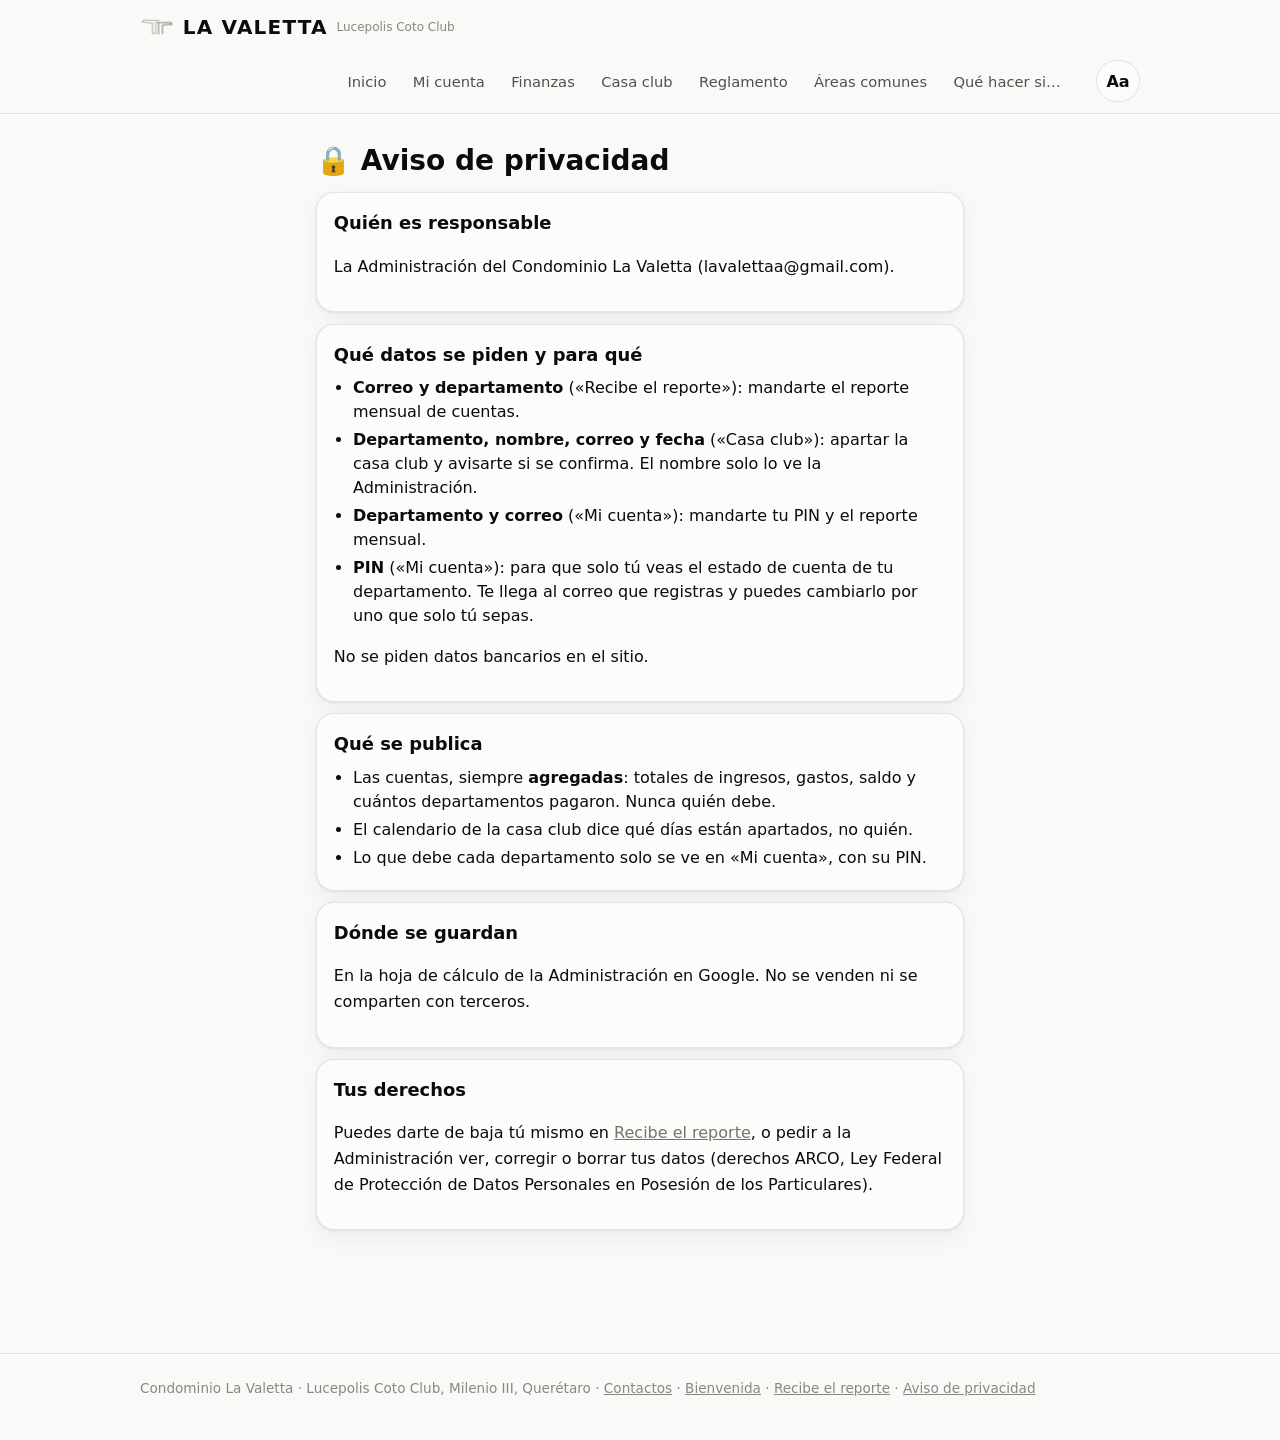
<file: privacidad.html>
<!DOCTYPE html>
<html lang="es">
<head>
<meta charset="utf-8">
<meta name="viewport" content="width=device-width, initial-scale=1">
<meta name="robots" content="noindex">
<title>Aviso de privacidad · Condominio La Valetta</title>
<link rel="stylesheet" href="css/styles.css">
<link rel="icon" href="assets/mark.png">
</head>
<body>
<header class="site-header">
  <div class="inner">
    <a class="brand" href="index.html"><img src="assets/mark.png" alt=""><span class="logo">LA VALETTA</span><span class="tag">Lucepolis Coto Club</span></a>
    <nav class="main">
      <a href="index.html">Inicio</a>
      <a href="micuenta.html">Mi cuenta</a>
      <a href="finanzas.html">Finanzas</a>
      <a href="casa-club.html">Casa club</a>
      <a href="reglamento.html">Reglamento</a>
      <a href="areas-comunes.html">Áreas comunes</a>
      <a href="emergencias.html">Qué hacer si…</a>
    </nav>
  </div>
</header>
<main class="pg">
  <h1>🔒 Aviso de privacidad</h1>
  <section class="caso"><h2>Quién es responsable</h2><p>La Administración del Condominio La Valetta (lavalettaa@gmail.com).</p></section>
  <section class="caso"><h2>Qué datos se piden y para qué</h2><ul><li><b>Correo y departamento</b> («Recibe el reporte»): mandarte el reporte mensual de cuentas.</li><li><b>Departamento, nombre, correo y fecha</b> («Casa club»): apartar la casa club y avisarte si se confirma. El nombre solo lo ve la Administración.</li><li><b>Departamento y correo</b> («Mi cuenta»): mandarte tu PIN y el reporte mensual.</li><li><b>PIN</b> («Mi cuenta»): para que solo tú veas el estado de cuenta de tu departamento. Te llega al correo que registras y puedes cambiarlo por uno que solo tú sepas.</li></ul><p>No se piden datos bancarios en el sitio.</p></section>
  <section class="caso"><h2>Qué se publica</h2><ul><li>Las cuentas, siempre <b>agregadas</b>: totales de ingresos, gastos, saldo y cuántos departamentos pagaron. Nunca quién debe.</li><li>El calendario de la casa club dice qué días están apartados, no quién.</li><li>Lo que debe cada departamento solo se ve en «Mi cuenta», con su PIN.</li></ul></section>
  <section class="caso"><h2>Dónde se guardan</h2><p>En la hoja de cálculo de la Administración en Google. No se venden ni se comparten con terceros.</p></section>
  <section class="caso"><h2>Tus derechos</h2><p>Puedes darte de baja tú mismo en <a href="correo.html">Recibe el reporte</a>, o pedir a la Administración ver, corregir o borrar tus datos (derechos ARCO, Ley Federal de Protección de Datos Personales en Posesión de los Particulares).</p></section>
</main>
<footer class="site-footer">
  <div class="inner">
    Condominio La Valetta · Lucepolis Coto Club, Milenio III, Querétaro · <a href="contactos.html">Contactos</a> · <a href="bienvenida.html">Bienvenida</a> · <a href="correo.html">Recibe el reporte</a> · <a href="privacidad.html">Aviso de privacidad</a>
  </div>
</footer>
<script src="js/comun.js"></script>
<script src="js/ventana.js"></script>

</body>
</html>
</file>
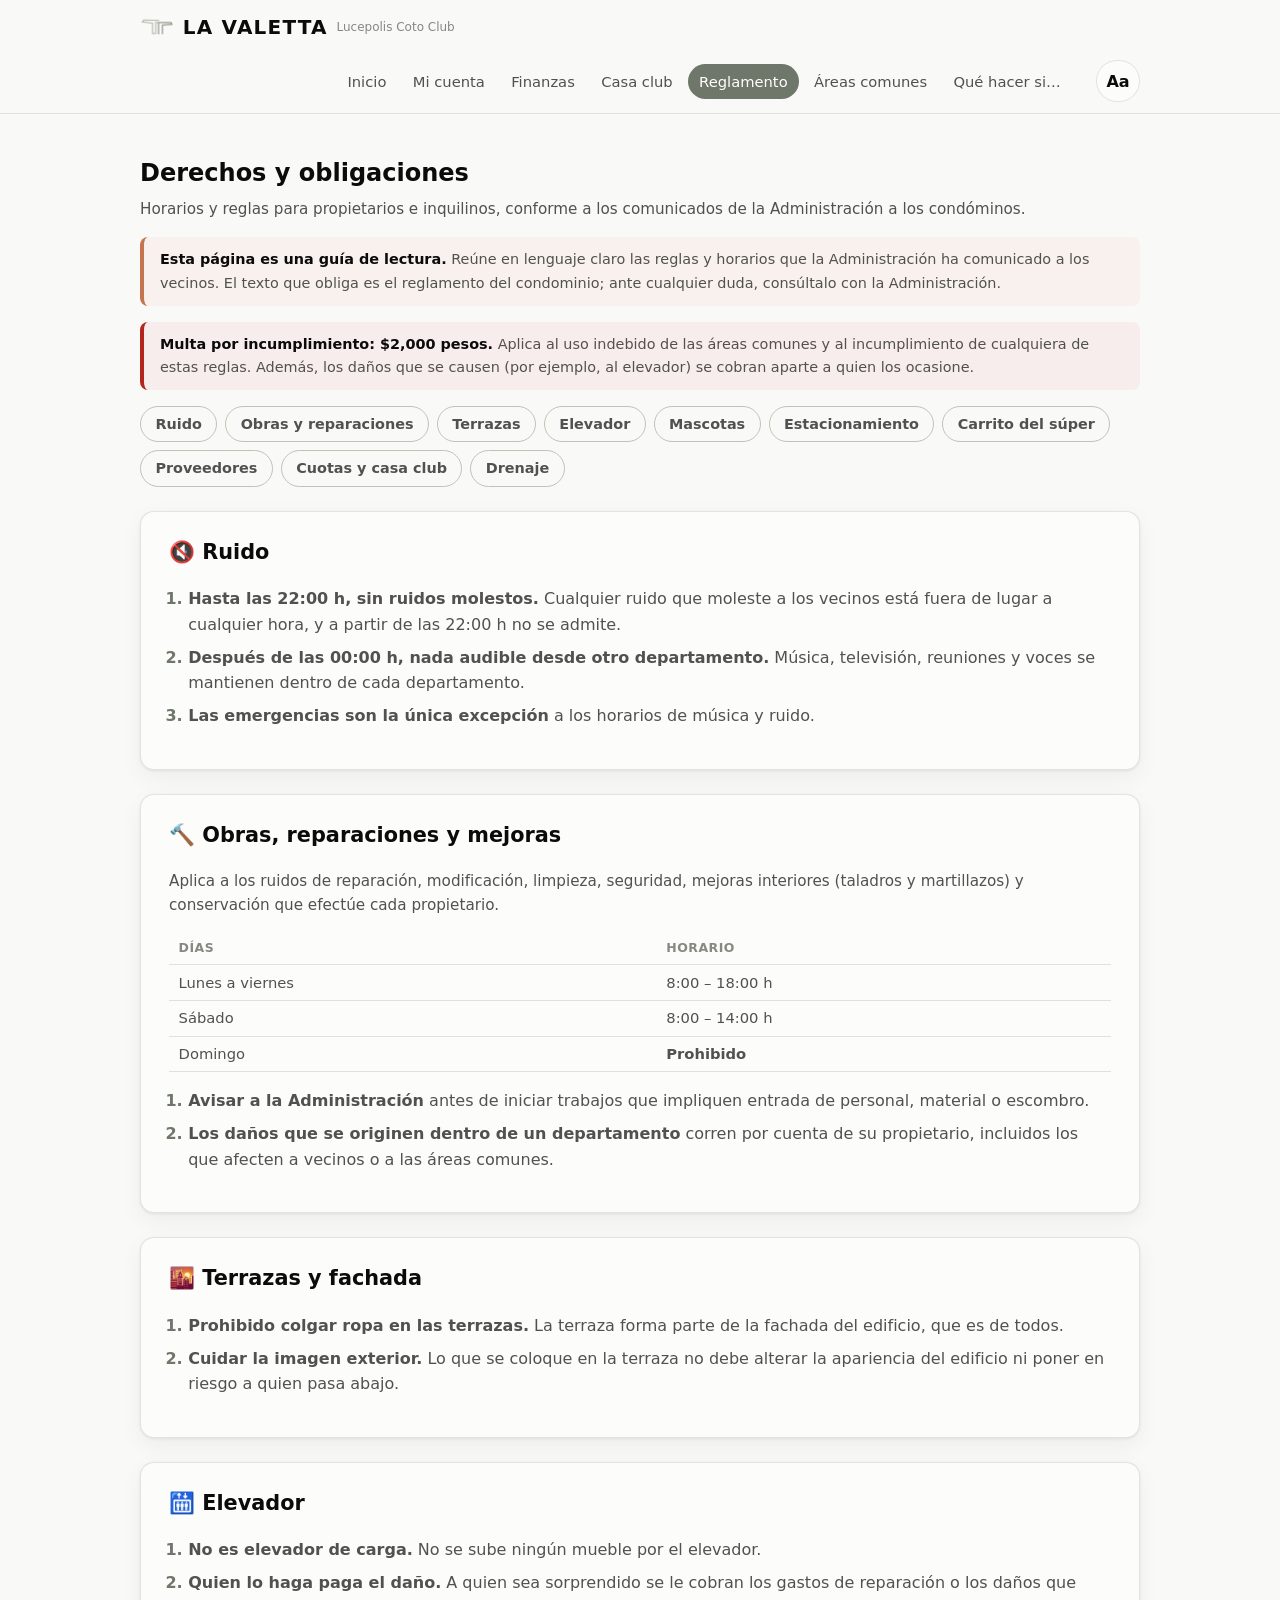
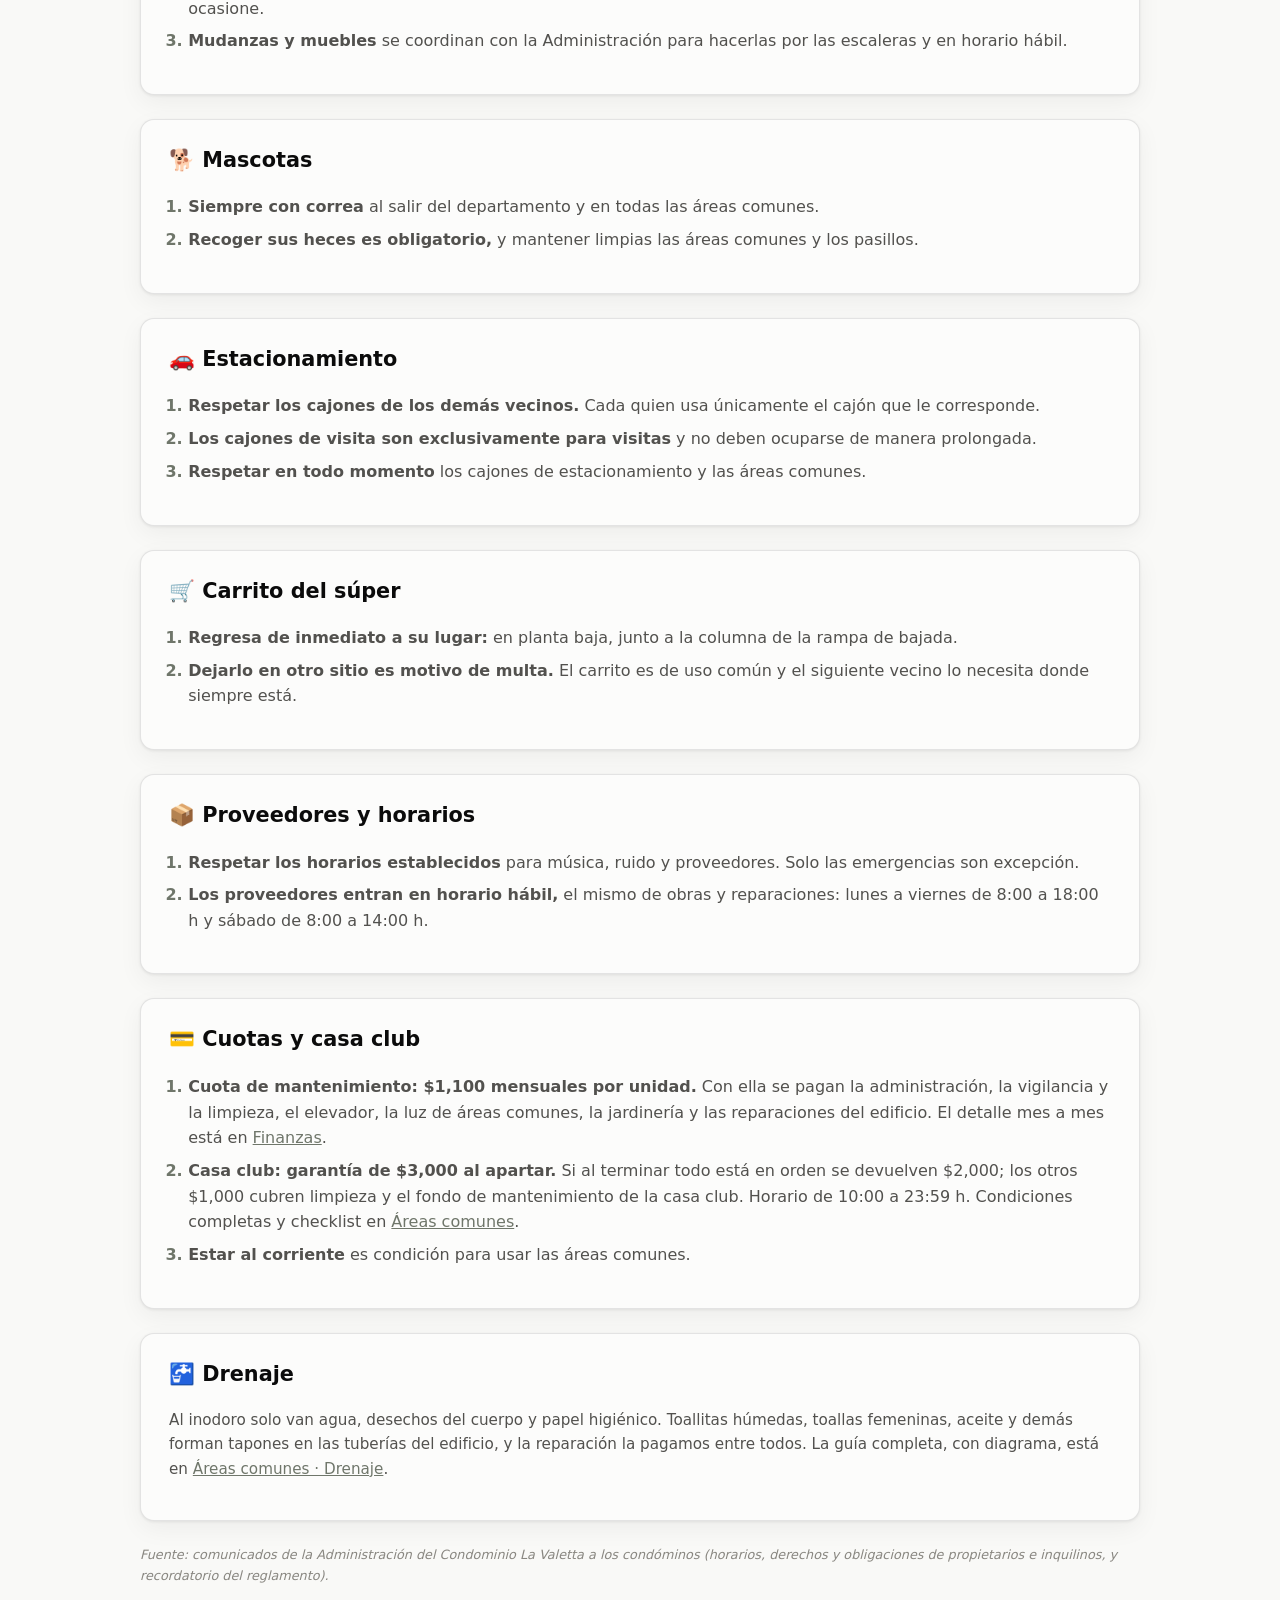
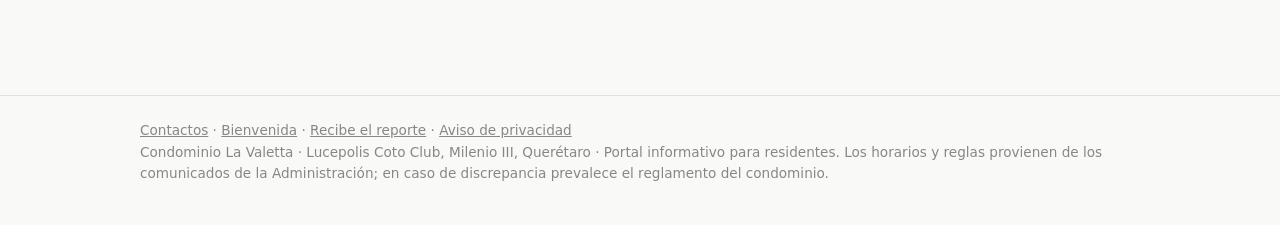
<file: reglamento.html>
<!DOCTYPE html>
<html lang="es">
<head>
<meta charset="utf-8">
<meta name="viewport" content="width=device-width, initial-scale=1">
<meta name="robots" content="noindex">
<title>Reglamento · Condominio La Valetta</title>
<link rel="stylesheet" href="css/styles.css">
<link rel="icon" href="assets/mark.png">
</head>
<body>
<header class="site-header">
  <div class="inner">
    <a class="brand" href="index.html"><img src="assets/mark.png" alt=""><span class="logo">LA VALETTA</span><span class="tag">Lucepolis Coto Club</span></a>
    <nav class="main">
      <a href="index.html">Inicio</a>
      <a href="micuenta.html">Mi cuenta</a>
      <a href="finanzas.html">Finanzas</a>
      <a href="casa-club.html">Casa club</a>
      <a href="reglamento.html" class="active">Reglamento</a>
      <a href="areas-comunes.html">Áreas comunes</a>
      <a href="emergencias.html">Qué hacer si…</a>
    </nav>
  </div>
</header>

<main class="wrap">
  <h1 class="section-title" style="margin-top:1rem">Derechos y obligaciones</h1>
  <p class="section-sub">Horarios y reglas para propietarios e inquilinos, conforme a los comunicados de la Administración a los condóminos.</p>

  <div class="notice"><strong>Esta página es una guía de lectura.</strong> Reúne en lenguaje claro las reglas y horarios que la Administración ha comunicado a los vecinos. El texto que obliga es el reglamento del condominio; ante cualquier duda, consúltalo con la Administración.</div>

  <div class="fine"><strong>Multa por incumplimiento: $2,000 pesos.</strong> Aplica al uso indebido de las áreas comunes y al incumplimiento de cualquiera de estas reglas. Además, los daños que se causen (por ejemplo, al elevador) se cobran aparte a quien los ocasione.</div>

  <div class="rules-nav">
    <a href="#ruido">Ruido</a>
    <a href="#obras">Obras y reparaciones</a>
    <a href="#terrazas">Terrazas</a>
    <a href="#elevador">Elevador</a>
    <a href="#mascotas">Mascotas</a>
    <a href="#estacionamiento">Estacionamiento</a>
    <a href="#carrito">Carrito del súper</a>
    <a href="#proveedores">Proveedores</a>
    <a href="#cuotas">Cuotas y casa club</a>
    <a href="#drenaje">Drenaje</a>
  </div>

  <section class="rule-block" id="ruido">
    <h2>🔇 Ruido</h2>
    <ol>
      <li><strong>Hasta las 22:00 h, sin ruidos molestos.</strong> Cualquier ruido que moleste a los vecinos está fuera de lugar a cualquier hora, y a partir de las 22:00 h no se admite.</li>
      <li><strong>Después de las 00:00 h, nada audible desde otro departamento.</strong> Música, televisión, reuniones y voces se mantienen dentro de cada departamento.</li>
      <li><strong>Las emergencias son la única excepción</strong> a los horarios de música y ruido.</li>
    </ol>
  </section>

  <section class="rule-block" id="obras">
    <h2>🔨 Obras, reparaciones y mejoras</h2>
    <p class="lead-note">Aplica a los ruidos de reparación, modificación, limpieza, seguridad, mejoras interiores (taladros y martillazos) y conservación que efectúe cada propietario.</p>
    <table class="hours">
      <tr><th>Días</th><th>Horario</th></tr>
      <tr><td>Lunes a viernes</td><td>8:00 – 18:00 h</td></tr>
      <tr><td>Sábado</td><td>8:00 – 14:00 h</td></tr>
      <tr><td>Domingo</td><td><strong>Prohibido</strong></td></tr>
    </table>
    <ol>
      <li><strong>Avisar a la Administración</strong> antes de iniciar trabajos que impliquen entrada de personal, material o escombro.</li>
      <li><strong>Los daños que se originen dentro de un departamento</strong> corren por cuenta de su propietario, incluidos los que afecten a vecinos o a las áreas comunes.</li>
    </ol>
  </section>

  <section class="rule-block" id="terrazas">
    <h2>🌇 Terrazas y fachada</h2>
    <ol>
      <li><strong>Prohibido colgar ropa en las terrazas.</strong> La terraza forma parte de la fachada del edificio, que es de todos.</li>
      <li><strong>Cuidar la imagen exterior.</strong> Lo que se coloque en la terraza no debe alterar la apariencia del edificio ni poner en riesgo a quien pasa abajo.</li>
    </ol>
  </section>

  <section class="rule-block" id="elevador">
    <h2>🛗 Elevador</h2>
    <ol>
      <li><strong>No es elevador de carga.</strong> No se sube ningún mueble por el elevador.</li>
      <li><strong>Quien lo haga paga el daño.</strong> A quien sea sorprendido se le cobran los gastos de reparación o los daños que ocasione.</li>
      <li><strong>Mudanzas y muebles</strong> se coordinan con la Administración para hacerlas por las escaleras y en horario hábil.</li>
    </ol>
  </section>

  <section class="rule-block" id="mascotas">
    <h2>🐕 Mascotas</h2>
    <ol>
      <li><strong>Siempre con correa</strong> al salir del departamento y en todas las áreas comunes.</li>
      <li><strong>Recoger sus heces es obligatorio,</strong> y mantener limpias las áreas comunes y los pasillos.</li>
    </ol>
  </section>

  <section class="rule-block" id="estacionamiento">
    <h2>🚗 Estacionamiento</h2>
    <ol>
      <li><strong>Respetar los cajones de los demás vecinos.</strong> Cada quien usa únicamente el cajón que le corresponde.</li>
      <li><strong>Los cajones de visita son exclusivamente para visitas</strong> y no deben ocuparse de manera prolongada.</li>
      <li><strong>Respetar en todo momento</strong> los cajones de estacionamiento y las áreas comunes.</li>
    </ol>
  </section>

  <section class="rule-block" id="carrito">
    <h2>🛒 Carrito del súper</h2>
    <ol>
      <li><strong>Regresa de inmediato a su lugar:</strong> en planta baja, junto a la columna de la rampa de bajada.</li>
      <li><strong>Dejarlo en otro sitio es motivo de multa.</strong> El carrito es de uso común y el siguiente vecino lo necesita donde siempre está.</li>
    </ol>
  </section>

  <section class="rule-block" id="proveedores">
    <h2>📦 Proveedores y horarios</h2>
    <ol>
      <li><strong>Respetar los horarios establecidos</strong> para música, ruido y proveedores. Solo las emergencias son excepción.</li>
      <li><strong>Los proveedores entran en horario hábil,</strong> el mismo de obras y reparaciones: lunes a viernes de 8:00 a 18:00 h y sábado de 8:00 a 14:00 h.</li>
    </ol>
  </section>

  <section class="rule-block" id="cuotas">
    <h2>💳 Cuotas y casa club</h2>
    <ol>
      <li><strong>Cuota de mantenimiento: $1,100 mensuales por unidad.</strong> Con ella se pagan la administración, la vigilancia y la limpieza, el elevador, la luz de áreas comunes, la jardinería y las reparaciones del edificio. El detalle mes a mes está en <a href="finanzas.html">Finanzas</a>.</li>
      <li><strong>Casa club: garantía de $3,000 al apartar.</strong> Si al terminar todo está en orden se devuelven $2,000; los otros $1,000 cubren limpieza y el fondo de mantenimiento de la casa club. Horario de 10:00 a 23:59 h. Condiciones completas y checklist en <a href="areas-comunes.html#casa-club">Áreas comunes</a>.</li>
      <li><strong>Estar al corriente</strong> es condición para usar las áreas comunes.</li>
    </ol>
  </section>

  <section class="rule-block" id="drenaje">
    <h2>🚰 Drenaje</h2>
    <p class="lead-note">Al inodoro solo van agua, desechos del cuerpo y papel higiénico. Toallitas húmedas, toallas femeninas, aceite y demás forman tapones en las tuberías del edificio, y la reparación la pagamos entre todos. La guía completa, con diagrama, está en <a href="areas-comunes.html#drenaje">Áreas comunes · Drenaje</a>.</p>
  </section>

  <p class="ref">Fuente: comunicados de la Administración del Condominio La Valetta a los condóminos (horarios, derechos y obligaciones de propietarios e inquilinos, y recordatorio del reglamento).</p>
</main>

<footer class="site-footer">
  <div class="inner">
    <a href="contactos.html">Contactos</a> · <a href="bienvenida.html">Bienvenida</a> · <a href="correo.html">Recibe el reporte</a> · <a href="privacidad.html">Aviso de privacidad</a><br>
    Condominio La Valetta · Lucepolis Coto Club, Milenio III, Querétaro · Portal informativo para residentes. Los horarios y reglas provienen de los comunicados de la Administración; en caso de discrepancia prevalece el reglamento del condominio.
  </div>
</footer>
<script src="js/comun.js"></script>
</body>
</html>
</file>
<file: css/styles.css>
/* Condominio Lahia — estilos del sitio */
:root {
  color-scheme: light;
  --page: #f9f9f7;
  --surface: #fcfcfb;
  --ink: #0b0b0b;
  --ink-2: #52514e;
  --muted: #898781;
  --grid: #e1e0d9;
  --baseline: #c3c2b7;
  --border: rgba(11, 11, 11, 0.10);
  --accent: #6f766a;
  --accent-strong: #545a4f;
  --accent-soft: #e3e3db;
  --series-1: #5b7d99;
  --series-2: #c4744f;
  --good-text: #006300;
  --bad-text: #b3261e;
  --radius: 14px;
  --shadow: 0 1px 3px rgba(11, 11, 11, 0.07), 0 8px 24px rgba(11, 11, 11, 0.05);
}
@media (prefers-color-scheme: dark) {
  :root {
    color-scheme: dark;
    --page: #0d0d0d;
    --surface: #1a1a19;
    --ink: #ffffff;
    --ink-2: #c3c2b7;
    --muted: #898781;
    --grid: #2c2c2a;
    --baseline: #383835;
    --border: rgba(255, 255, 255, 0.10);
    --accent: #b3b7a8;
    --accent-strong: #cdd0c4;
    --accent-soft: #454a3f;
    --series-1: #83a4bf;
    --series-2: #d68f6c;
    --good-text: #0ca30c;
    --bad-text: #e66767;
    --shadow: none;
  }
}
* { box-sizing: border-box; }
html { scroll-behavior: smooth; }
body {
  margin: 0;
  font-family: system-ui, -apple-system, "Segoe UI", sans-serif;
  background: var(--page);
  color: var(--ink);
  line-height: 1.6;
}
a { color: var(--accent); }

/* ---------- Header / nav ---------- */
.site-header {
  position: sticky; top: 0; z-index: 50;
  background: color-mix(in srgb, var(--page) 88%, transparent);
  backdrop-filter: blur(8px);
  border-bottom: 1px solid var(--border);
}
.site-header .inner {
  max-width: 1040px; margin: 0 auto; padding: 0.65rem 1.25rem;
  display: flex; align-items: center; gap: 1rem; flex-wrap: wrap;
}
.brand { display: flex; align-items: center; gap: 0.55rem; text-decoration: none; color: var(--ink); }
.brand img { width: 34px; height: 34px; object-fit: contain; }
.brand .logo { font-weight: 800; font-size: 1.25rem; letter-spacing: 0.06em; }
.brand .tag { font-size: 0.75rem; color: var(--muted); }
nav.main { margin-left: auto; display: flex; gap: 0.25rem; flex-wrap: wrap; }
nav.main a {
  text-decoration: none; color: var(--ink-2); font-size: 0.92rem; font-weight: 500;
  padding: 0.35rem 0.7rem; border-radius: 999px;
}
nav.main a:hover { background: color-mix(in srgb, var(--accent) 12%, transparent); color: var(--ink); }
nav.main a.active { background: var(--accent); color: #fff; }
@media (prefers-color-scheme: dark) { nav.main a.active { color: #0d0d0d; } }

/* ---------- Layout ---------- */
.wrap { max-width: 1040px; margin: 0 auto; padding: 1.5rem 1.25rem 3rem; }
.hero {
  padding: 3.5rem 1.25rem 3rem; text-align: center;
  background:
    radial-gradient(1200px 400px at 50% -100px, color-mix(in srgb, var(--accent) 18%, transparent), transparent),
    var(--page);
}
.hero h1 { font-size: clamp(2rem, 5vw, 3rem); margin: 0 0 0.4rem; letter-spacing: 0.02em; }
.hero p.lead { color: var(--ink-2); max-width: 34rem; margin: 0 auto; font-size: 1.05rem; }
.hero .cta-row { margin-top: 1.6rem; display: flex; gap: 0.75rem; justify-content: center; flex-wrap: wrap; }

.btn {
  display: inline-block; text-decoration: none; font-weight: 600; font-size: 0.95rem;
  padding: 0.6rem 1.2rem; border-radius: 999px; border: 1px solid transparent; cursor: pointer;
}
.btn.primary { background: var(--accent); color: #fff; }
@media (prefers-color-scheme: dark) { .btn.primary { color: #0d0d0d; } }
.btn.primary:hover { background: var(--accent-strong); }
.btn.ghost { border-color: var(--baseline); color: var(--ink); background: transparent; }
.btn.ghost:hover { background: color-mix(in srgb, var(--accent) 10%, transparent); }

.cards { display: grid; grid-template-columns: repeat(auto-fit, minmax(230px, 1fr)); gap: 1rem; margin-top: 1.5rem; }
.card {
  background: var(--surface); border: 1px solid var(--border); border-radius: var(--radius);
  padding: 1.25rem 1.35rem; box-shadow: var(--shadow);
}
.card h3 { margin: 0.2rem 0 0.4rem; font-size: 1.05rem; }
.card p { margin: 0; color: var(--ink-2); font-size: 0.92rem; }
.card .icon { font-size: 1.5rem; }
a.card { text-decoration: none; color: var(--ink); display: block; }
a.card:hover { border-color: var(--accent); }

.section-title { font-size: 1.5rem; margin: 2.2rem 0 0.3rem; }
.section-sub { color: var(--ink-2); margin: 0 0 1rem; font-size: 0.95rem; }

.notice {
  border-left: 4px solid var(--series-2); background: color-mix(in srgb, var(--series-2) 8%, var(--surface));
  border-radius: 8px; padding: 0.7rem 1rem; font-size: 0.9rem; color: var(--ink-2); margin: 1rem 0;
}
.notice strong { color: var(--ink); }
.privacy {
  border-left: 4px solid var(--accent); background: color-mix(in srgb, var(--accent) 8%, var(--surface));
  border-radius: 8px; padding: 0.7rem 1rem; font-size: 0.9rem; color: var(--ink-2); margin: 1rem 0;
}

/* ---------- Reglamentos ---------- */
.rules-nav { display: flex; gap: 0.5rem; flex-wrap: wrap; margin: 1rem 0 1.5rem; }
.rules-nav a {
  text-decoration: none; font-size: 0.9rem; font-weight: 600; color: var(--ink-2);
  border: 1px solid var(--baseline); border-radius: 999px; padding: 0.35rem 0.9rem;
}
.rules-nav a:hover { border-color: var(--accent); color: var(--accent); }
.rule-block { background: var(--surface); border: 1px solid var(--border); border-radius: var(--radius); padding: 1.5rem 1.75rem; margin-bottom: 1.5rem; box-shadow: var(--shadow); }
.rule-block h2 { margin-top: 0; font-size: 1.3rem; }
.rule-block ol { padding-left: 1.2rem; color: var(--ink-2); }
.rule-block ol li { margin-bottom: 0.45rem; }
.rule-block ol li::marker { color: var(--accent); font-weight: 700; }

/* ---------- Formularios ---------- */
form.res-form { display: grid; grid-template-columns: repeat(auto-fit, minmax(220px, 1fr)); gap: 1rem; }
form.res-form .full { grid-column: 1 / -1; }
label.f { display: block; font-size: 0.85rem; font-weight: 600; color: var(--ink-2); margin-bottom: 0.25rem; }
input, select, textarea {
  width: 100%; font: inherit; color: var(--ink); background: var(--page);
  border: 1px solid var(--baseline); border-radius: 8px; padding: 0.55rem 0.7rem;
}
input:focus, select:focus, textarea:focus { outline: 2px solid var(--accent); outline-offset: 1px; border-color: transparent; }
.form-actions { display: flex; gap: 0.75rem; flex-wrap: wrap; align-items: center; }
.msg-preview {
  background: var(--page); border: 1px dashed var(--baseline); border-radius: 8px;
  padding: 0.9rem 1rem; font-size: 0.92rem; white-space: pre-wrap; color: var(--ink-2);
}

/* ---------- Finanzas: gate ---------- */
.gate {
  max-width: 26rem; margin: 3rem auto; text-align: center;
  background: var(--surface); border: 1px solid var(--border); border-radius: var(--radius);
  padding: 2.2rem 1.8rem; box-shadow: var(--shadow);
}
.gate .lock { font-size: 2.2rem; }
.gate input { text-align: center; font-size: 1.4rem; letter-spacing: 0.5em; font-variant-numeric: tabular-nums; }
.gate .error { color: var(--bad-text); font-size: 0.88rem; min-height: 1.3rem; margin: 0.4rem 0 0; }

/* ---------- Finanzas: contenido ---------- */
.month-chips { display: flex; gap: 0.4rem; flex-wrap: wrap; margin: 1rem 0 1.25rem; }
.month-chips button {
  font: inherit; font-size: 0.88rem; font-weight: 600; cursor: pointer;
  color: var(--ink-2); background: transparent; border: 1px solid var(--baseline);
  border-radius: 999px; padding: 0.3rem 0.85rem;
}
.month-chips button:hover { border-color: var(--accent); color: var(--accent); }
.month-chips button.on { background: var(--accent); border-color: var(--accent); color: #fff; }
@media (prefers-color-scheme: dark) { .month-chips button.on { color: #0d0d0d; } }

.stat-grid { display: grid; grid-template-columns: repeat(auto-fit, minmax(200px, 1fr)); gap: 1rem; }
.stat {
  background: var(--surface); border: 1px solid var(--border); border-radius: var(--radius);
  padding: 1rem 1.2rem; box-shadow: var(--shadow);
}
.stat .k { font-size: 0.8rem; font-weight: 600; color: var(--muted); text-transform: uppercase; letter-spacing: 0.04em; }
.stat .v { font-size: 1.45rem; font-weight: 700; margin-top: 0.15rem; }
.stat .d { font-size: 0.82rem; color: var(--ink-2); margin-top: 0.1rem; }
.v.pos { color: var(--good-text); }
.v.neg { color: var(--bad-text); }

.panel { background: var(--surface); border: 1px solid var(--border); border-radius: var(--radius); padding: 1.4rem 1.6rem; box-shadow: var(--shadow); margin-top: 1.25rem; }
.panel h3 { margin: 0 0 0.75rem; font-size: 1.05rem; }
.panel h3 .sub { font-weight: 400; color: var(--muted); font-size: 0.85rem; }

table.data { width: 100%; border-collapse: collapse; font-size: 0.92rem; }
table.data th {
  text-align: left; font-size: 0.78rem; text-transform: uppercase; letter-spacing: 0.04em;
  color: var(--muted); font-weight: 600; padding: 0.4rem 0.6rem; border-bottom: 1px solid var(--baseline);
}
table.data td { padding: 0.42rem 0.6rem; border-bottom: 1px solid var(--grid); color: var(--ink-2); }
table.data td.num, table.data th.num { text-align: right; font-variant-numeric: tabular-nums; }
table.data tr.total td { font-weight: 700; color: var(--ink); border-bottom: none; border-top: 2px solid var(--baseline); }
.table-scroll { overflow-x: auto; }

.chart-box { margin-top: 0.5rem; }
.chart-box svg { width: 100%; height: auto; display: block; }
.legend { display: flex; gap: 1.1rem; flex-wrap: wrap; font-size: 0.85rem; color: var(--ink-2); margin-bottom: 0.5rem; }
.legend .li { display: inline-flex; align-items: center; gap: 0.4rem; }
.legend .sw { width: 12px; height: 12px; border-radius: 3px; display: inline-block; }

.viz-tip {
  position: fixed; z-index: 90; pointer-events: none; display: none;
  background: var(--ink); color: var(--page); font-size: 0.8rem; line-height: 1.45;
  border-radius: 8px; padding: 0.45rem 0.7rem; max-width: 240px;
  box-shadow: 0 4px 16px rgba(0,0,0,0.25);
}
.viz-tip b { font-variant-numeric: tabular-nums; }

.two-col { display: grid; grid-template-columns: 1fr 1fr; gap: 1.25rem; }
@media (max-width: 780px) { .two-col { grid-template-columns: 1fr; } }

/* ---------- Footer ---------- */
.site-footer { border-top: 1px solid var(--border); margin-top: 3rem; }
.site-footer .inner { max-width: 1040px; margin: 0 auto; padding: 1.5rem 1.25rem 2.5rem; font-size: 0.85rem; color: var(--muted); }
.site-footer a { color: var(--muted); }

/* ---------- Áreas comunes / reglamento ---------- */
.rule-block ul { padding-left: 1.2rem; color: var(--ink-2); }
.rule-block ul li { margin-bottom: 0.4rem; }
.rule-block ul li::marker { color: var(--accent); }
.rule-block .lead-note { color: var(--ink-2); font-size: 0.95rem; margin-top: 0; }

.area-head { display: flex; align-items: baseline; gap: 0.6rem; flex-wrap: wrap; }
.badge {
  display: inline-block; font-size: 0.75rem; font-weight: 700; letter-spacing: 0.03em;
  text-transform: uppercase; padding: 0.2rem 0.6rem; border-radius: 999px;
  background: color-mix(in srgb, var(--accent) 15%, transparent); color: var(--accent-strong);
}
@media (prefers-color-scheme: dark) { .badge { color: var(--accent-strong); } }
.badge.warn { background: color-mix(in srgb, var(--series-2) 16%, transparent); color: var(--series-2); }

.hours { width: 100%; border-collapse: collapse; font-size: 0.92rem; margin: 0.4rem 0 1rem; }
.hours th, .hours td { text-align: left; padding: 0.35rem 0.6rem; border-bottom: 1px solid var(--grid); color: var(--ink-2); }
.hours th { font-size: 0.78rem; text-transform: uppercase; letter-spacing: 0.04em; color: var(--muted); font-weight: 600; }
.hours td.num { text-align: right; font-variant-numeric: tabular-nums; }

.quick { display: grid; grid-template-columns: repeat(auto-fit, minmax(170px, 1fr)); gap: 0.75rem; margin: 1rem 0 0; }
.quick .q { background: var(--page); border: 1px solid var(--border); border-radius: 10px; padding: 0.7rem 0.9rem; }
.quick .q .k { font-size: 0.75rem; text-transform: uppercase; letter-spacing: 0.04em; color: var(--muted); font-weight: 600; }
.quick .q .v { font-weight: 700; font-size: 1rem; margin-top: 0.1rem; }
.quick .q .d { font-size: 0.82rem; color: var(--ink-2); }

.ref { font-size: 0.8rem; color: var(--muted); font-style: italic; }

/* Anclas: que el encabezado fijo no tape el título al llegar desde un enlace */
main [id] { scroll-margin-top: 4.75rem; }

/* Drenaje y fosa séptica (areas-comunes.html#drenaje) */
.flush-diagram { margin: 1rem 0 0; }
.flush-svg { min-width: 640px; }
.flush-svg svg { display: block; width: 100%; height: auto; }
.flush-diagram .cap { font-size: 0.85rem; color: var(--ink-2); margin: 0.5rem 0 0; }
.only-mobile { display: none; }
@media (max-width: 700px) { .only-mobile { display: block; font-style: italic; color: var(--muted); } }
.fd-ground { stroke: var(--baseline); stroke-width: 1.5; stroke-dasharray: 5 5; }
.fd-pipe-outer { fill: none; stroke: color-mix(in srgb, var(--accent) 40%, var(--surface)); stroke-width: 22; stroke-linecap: round; }
.fd-pipe-inner { fill: none; stroke: color-mix(in srgb, var(--accent) 12%, var(--surface)); stroke-width: 14; stroke-linecap: round; }
.fd-box { fill: var(--page); stroke: var(--grid); stroke-width: 1.5; }
.fd-title { fill: var(--muted); font-size: 12px; font-weight: 700; letter-spacing: 0.06em; }
.fd-icon { font-size: 22px; }
.fd-label { fill: var(--ink-2); font-size: 13px; }
.fd-small { fill: var(--muted); font-size: 11.5px; font-style: italic; }
.fd-paper { fill: var(--ink-2); }
.fd-clog { fill: var(--muted); stroke: var(--ink-2); stroke-width: 1; }
.fd-badge { fill: var(--bad-text); }
.fd-badge-text { fill: #fff; font-size: 10px; font-weight: 700; letter-spacing: 0.05em; }
.fd-nata { fill: color-mix(in srgb, var(--series-2) 22%, var(--surface)); }
.fd-agua { fill: color-mix(in srgb, var(--series-1) 18%, var(--surface)); }
.fd-lodo { fill: color-mix(in srgb, var(--ink-2) 30%, var(--surface)); }
.fd-tank { fill: none; stroke: var(--ink-2); stroke-width: 2; }
.fd-debris { fill: var(--muted); }
.fd-arrow { stroke: var(--ink-2); stroke-width: 2; }
.fd-arrowhead { fill: var(--ink-2); }

.rule-of-thumb { background: color-mix(in srgb, var(--accent) 10%, transparent); border-left: 4px solid var(--accent); border-radius: 10px; padding: 0.8rem 1rem; margin: 1.1rem 0 0; }
.rule-of-thumb .k { font-size: 0.75rem; text-transform: uppercase; letter-spacing: 0.04em; color: var(--muted); font-weight: 600; }
.rule-of-thumb .v { font-weight: 700; font-size: 1.05rem; margin-top: 0.15rem; color: var(--ink); }
.rule-of-thumb .d { font-size: 0.85rem; color: var(--ink-2); margin-top: 0.2rem; }

.lanes { display: grid; grid-template-columns: 1fr 2fr; gap: 0.75rem; margin: 1rem 0 0; }
.lane { background: var(--page); border: 1px solid var(--border); border-radius: 10px; padding: 0.75rem 0.95rem; }
.lane h4 { margin: 0 0 0.45rem; font-size: 0.78rem; text-transform: uppercase; letter-spacing: 0.05em; font-weight: 700; }
.lane.ok h4 { color: var(--good-text); }
.lane.no h4 { color: var(--bad-text); }
.rule-block .lane ul { margin: 0; padding-left: 1.1rem; font-size: 0.9rem; }
.lane.ok ul li::marker { color: var(--good-text); }
.lane.no ul li::marker { color: var(--bad-text); }
@media (max-width: 700px) { .lanes { grid-template-columns: 1fr; } }

.admin-note { border: 1px dashed var(--accent); border-radius: 10px; padding: 0.8rem 1rem; margin: 1.1rem 0; }
.admin-note .k { font-size: 0.75rem; text-transform: uppercase; letter-spacing: 0.04em; color: var(--muted); font-weight: 600; }
.admin-note p { margin: 0.35rem 0 0; font-size: 0.93rem; color: var(--ink-2); }

/* ---------- La Valetta: portada ---------- */
.hero .hero-logo { width: 150px; max-width: 45vw; height: auto; margin: 0 auto 0.6rem; display: block; }
.hero .hero-logo.dark { display: none; }
.rule-block h2 .badge, .panel h3 .badge { vertical-align: middle; margin-left: 0.4rem; }
.fine { border-left: 4px solid var(--bad-text); background: color-mix(in srgb, var(--bad-text) 7%, var(--surface)); border-radius: 8px; padding: 0.7rem 1rem; font-size: 0.9rem; color: var(--ink-2); margin: 1rem 0; }
.fine strong { color: var(--ink); }
.source-badge { display: inline-flex; align-items: center; gap: 0.4rem; font-size: 0.8rem; font-weight: 600; color: var(--ink-2); border: 1px solid var(--baseline); border-radius: 999px; padding: 0.25rem 0.75rem; margin: 0.2rem 0 0.8rem; }
.source-badge .dot { width: 8px; height: 8px; border-radius: 50%; background: var(--muted); }
.source-badge.live .dot { background: var(--good-text); }
.stat .v.small { font-size: 1.1rem; }
table.data td a { color: var(--accent); text-decoration: none; font-weight: 600; font-size: 0.85rem; }
table.data td a:hover { text-decoration: underline; }

/* Finanzas: vista general y detalle por mes */
table.data tr.click { cursor: pointer; }
table.data tr.click:hover td { background: color-mix(in srgb, var(--accent) 8%, transparent); color: var(--ink); }
table.data tr.click td.go { text-align: right; white-space: nowrap; }
.btn-mini { display: inline-block; background: var(--accent); color: #fff; border-radius: 999px; padding: 0.25rem 0.8rem; font-size: 0.8rem; font-weight: 700; letter-spacing: 0.02em; }
@media (prefers-color-scheme: dark) { .btn-mini { color: #0d0d0d; } }
table.data tr.click:hover .btn-mini { background: var(--accent-strong); }
.back-bar { display: flex; align-items: center; gap: 1rem; flex-wrap: wrap; margin: 1rem 0 0; }
.back-bar .hint { color: var(--muted); font-size: 0.88rem; }

/* ===== Noviembre 2026: menú en celular, letra grande, mosaico y páginas nuevas ===== */
.vl-letra, .vl-menu { font: inherit; font-weight: 800; min-height: 42px; border-radius: 999px; border: 1px solid var(--border); background: var(--surface); color: var(--ink); cursor: pointer; }
.vl-letra { min-width: 44px; margin-left: auto; } .vl-letra[aria-pressed="true"] { background: var(--accent); color: #fff; border-color: var(--accent); }
.vl-menu { display: none; padding: 0 .9rem; margin-left: .4rem; }
html.vl-grande { font-size: 118%; }
@media (min-width: 761px) { .vl-letra { order: 5; margin-left: .5rem; } nav.main { margin-left: auto; } }
@media (max-width: 760px) {
  .site-header .inner { flex-wrap: wrap; position: relative; gap: .4rem; padding: .55rem 1rem; } .vl-menu { display: inline-block; margin-left: 0; } .brand .logo { font-size: 1.1rem; }
  nav.main { display: none; width: 100%; flex-direction: column; margin: .4rem 0 0; }
  nav.main.abierto { display: flex; } nav.main a { padding: .75rem .9rem; font-size: 1.05rem; }
  .brand .tag { display: none; }
}
.mos { display: grid; grid-template-columns: repeat(auto-fill, minmax(150px, 1fr)); gap: .6rem; margin-top: .8rem; }
.mo { position: relative; display: flex; flex-direction: column; gap: .15rem; text-decoration: none; color: var(--ink); background: var(--surface); border: 1px solid var(--border); border-radius: 18px; padding: .95rem .95rem 1rem; box-shadow: var(--shadow); min-height: 112px; }
.mo::after { content: "›"; position: absolute; right: .9rem; top: .7rem; color: var(--muted); font-size: 1.3rem; }
.mo span { font-size: 1.7rem; } .mo b { font-size: 1.02rem; line-height: 1.25; } .mo small { color: var(--muted); font-size: .84rem; line-height: 1.3; }
.mo:hover { border-color: var(--accent); }
.franja { display: grid; grid-template-columns: 1fr 1fr; gap: .5rem; margin-top: .8rem; }
.franja a { display: block; text-decoration: none; color: var(--ink); background: color-mix(in srgb, var(--accent) 10%, var(--surface)); border-radius: 14px; padding: .75rem .9rem; font-size: .92rem; }
@media (max-width: 520px) { .franja { grid-template-columns: 1fr; } .mos { grid-template-columns: 1fr 1fr; } }
.pg { max-width: 680px; margin: 0 auto; padding: 1.2rem 1rem 4rem; } .pg h1 { font-size: 1.75rem; margin: .4rem 0 .5rem; } .pg .sub { color: var(--ink-2); margin: 0 0 1rem; }
.big-tel { display: flex; gap: .5rem; flex-wrap: wrap; margin: .4rem 0 1rem; }
.tel { display: inline-flex; align-items: center; gap: .4rem; text-decoration: none; font-weight: 800; padding: .6rem 1rem; border-radius: 999px; background: var(--accent); color: #fff; min-height: 44px; }
.tel.rojo { background: #b3261e; } .tel.wa { background: #25d366; } .tel.sec { background: var(--surface); color: var(--ink); border: 1px solid var(--border); }
@media (prefers-color-scheme: dark) { .tel:not(.sec), .vl-letra[aria-pressed="true"] { color: #0d0d0d; } }
.caso { background: var(--surface); border: 1px solid var(--border); border-radius: 18px; padding: 1rem 1.05rem; margin-bottom: .7rem; box-shadow: var(--shadow); }
.caso h2 { font-size: 1.12rem; margin: 0 0 .4rem; } .caso ol, .caso ul { margin: 0; padding-left: 1.2rem; } .caso li { margin: .25rem 0; line-height: 1.5; }
.caso .big-tel { margin: .7rem 0 0; }
.ct { display: grid; grid-template-columns: auto 1fr; gap: .2rem .8rem; align-items: center; background: var(--surface); border: 1px solid var(--border); border-radius: 18px; padding: .9rem 1rem; margin-bottom: .6rem; }
.ct > span { font-size: 1.8rem; grid-row: span 2; } .ct b { display: block; } .ct small { color: var(--ink-2); } .ct .big-tel { grid-column: 2; margin: .3rem 0 0; }
.in { width: 100%; box-sizing: border-box; font: inherit; font-size: 1.05rem; padding: .75rem .9rem; border: 2px solid var(--baseline); border-radius: 12px; background: var(--surface); color: var(--ink); }
.in:focus { outline: none; border-color: var(--accent); } .lb { display: block; font-weight: 800; margin: .9rem 0 .35rem; }
.go { display: block; width: 100%; margin-top: 1rem; font: inherit; font-weight: 800; font-size: 1.1rem; min-height: 56px; border: 0; border-radius: 14px; background: var(--accent); color: #fff; cursor: pointer; }
.go:disabled { opacity: .5; cursor: wait; } .go.sec { background: var(--surface); color: var(--ink); border: 1px solid var(--border); }
@media (prefers-color-scheme: dark) { .go:not(.sec) { color: #0d0d0d; } }
.msg { font-weight: 700; margin: .7rem 0 0; } .msg.ok { color: var(--good-text); } .msg.mal { color: var(--bad-text); }
.trampa { position: absolute; left: -9999px; }
.caja { background: var(--surface); border: 1px solid var(--border); border-radius: 20px; padding: 1.1rem; box-shadow: var(--shadow); margin-bottom: 1rem; }
.aviso-v { background: #fff3cd; color: #5a4300; border-radius: 14px; padding: .8rem 1rem; margin: 0 0 1rem; font-size: .95rem; line-height: 1.45; }
@media (prefers-color-scheme: dark) { .aviso-v { background: #5a4300; color: #ffe08a; } }
</file>
<file: css/tablero.css>
/* Tablero financiero — estilos comunes (mismo archivo en La Valetta, Lahia y
   Las Misiones). Toma los colores de cada sitio de css/styles.css (--accent,
   --series-1, --series-2, --good-text, --bad-text…) y agrega una paleta
   categórica validada para los rubros. Pensado primero para celular. */

.tb {
  --tb-cat-1: #2a78d6; --tb-cat-2: #eb6834; --tb-cat-3: #1baf7a; --tb-cat-4: #eda100;
  --tb-cat-5: #e87ba4; --tb-cat-6: #008300; --tb-cat-7: #6250d6; --tb-cat-otros: #b8b6ae;
  --tb-pista: color-mix(in srgb, var(--ink) 9%, transparent);
  --tb-verde-suave: color-mix(in srgb, var(--good-text) 11%, var(--surface));
  --tb-rojo-suave: color-mix(in srgb, var(--bad-text) 9%, var(--surface));
  --tb-radio: 18px;
  max-width: 1080px; margin: 0 auto; padding: 0.5rem 1rem 3rem;
  font-variant-numeric: tabular-nums;
}
@media (prefers-color-scheme: dark) {
  .tb {
    --tb-cat-1: #3987e5; --tb-cat-2: #d95926; --tb-cat-3: #199e70; --tb-cat-4: #c98500;
    --tb-cat-5: #d55181; --tb-cat-6: #008300; --tb-cat-7: #9085e9; --tb-cat-otros: #5f5e59;
  }
}
.tb *, .tb *::before, .tb *::after { box-sizing: border-box; }
.tb a { color: var(--accent); }
.tb a.tb-card, .tb a.tb-tile, .tb a.tb-mes, .tb a.tb-res { color: var(--ink); }
.tb a.tb-card .tb-mas, .tb a.tb-mes .tb-mas { color: var(--accent); }
.tb .pos { color: var(--good-text); }
.tb .neg { color: var(--bad-text); }
.tb-cargando, .tb-vacio { padding: 3rem 1rem; text-align: center; color: var(--muted); }
.tb-vista { animation: tbEntra 0.28s ease-out; }
@keyframes tbEntra { from { opacity: 0; transform: translateY(6px); } to { opacity: 1; transform: none; } }

/* ---------- Portada ---------- */
.tb-portada { display: flex; flex-wrap: wrap; align-items: flex-end; justify-content: space-between; gap: 0.6rem 1rem; margin: 0.9rem 0 1rem; }
.tb-portada h1 { font-size: clamp(1.55rem, 5.5vw, 2.25rem); line-height: 1.12; margin: 0; letter-spacing: -0.01em; }
.tb-sub { color: var(--ink-2); font-size: 0.93rem; margin: 0.3rem 0 0.9rem; }
.tb-portada .tb-sub { margin-bottom: 0; }
.tb-fuente { display: inline-flex; align-items: center; gap: 0.5rem; font-size: 0.82rem; color: var(--ink-2); background: var(--surface); border: 1px solid var(--border); border-radius: 999px; padding: 0.35rem 0.8rem; }
.tb-punto { width: 9px; height: 9px; border-radius: 50%; background: var(--muted); flex: none; }
.tb-fuente.vivo .tb-punto { background: #0ca30c; box-shadow: 0 0 0 0 rgba(12, 163, 12, 0.5); animation: tbLatido 2s infinite; }
@keyframes tbLatido { 0% { box-shadow: 0 0 0 0 rgba(12, 163, 12, 0.45); } 70% { box-shadow: 0 0 0 8px rgba(12, 163, 12, 0); } 100% { box-shadow: 0 0 0 0 rgba(12, 163, 12, 0); } }
.tb-aviso { background: color-mix(in srgb, var(--accent) 8%, var(--surface)); border: 1px solid color-mix(in srgb, var(--accent) 25%, transparent); border-radius: 14px; padding: 0.75rem 1rem; font-size: 0.9rem; color: var(--ink-2); margin: 0 0 1rem; }

/* ---------- Tarjetas de indicadores ---------- */
.tb-grid { display: grid; grid-template-columns: 1fr; gap: 0.85rem; }
.tb-card {
  position: relative; display: flex; flex-direction: column; gap: 0.35rem;
  background: var(--surface); border: 1px solid var(--border); border-radius: var(--tb-radio);
  padding: 1.05rem 1.1rem 1rem; box-shadow: var(--shadow); color: var(--ink); text-decoration: none;
  transition: transform 0.15s ease, box-shadow 0.15s ease, border-color 0.15s ease;
}
a.tb-card:hover { transform: translateY(-2px); border-color: color-mix(in srgb, var(--accent) 40%, transparent); }
a.tb-card:active { transform: scale(0.99); }
.tb-k { font-size: 0.8rem; font-weight: 700; letter-spacing: 0.04em; text-transform: uppercase; color: var(--ink-2); }
.tb-big { font-size: clamp(1.9rem, 8vw, 2.4rem); font-weight: 800; line-height: 1.05; letter-spacing: -0.02em; }
.tb-big small { font-size: 1rem; font-weight: 500; color: var(--muted); }
.tb-d { font-size: 0.88rem; color: var(--ink-2); line-height: 1.45; }
.tb-mas { margin-top: auto; padding-top: 0.45rem; font-size: 0.85rem; font-weight: 600; color: var(--accent); }
.tb-pill { display: inline-block; font-size: 0.78rem; font-weight: 700; padding: 0.15rem 0.55rem; border-radius: 999px; white-space: nowrap; }
.tb-pill.bien { background: var(--tb-verde-suave); color: var(--good-text); }
.tb-pill.mal { background: var(--tb-rojo-suave); color: var(--bad-text); }
.tb-pill.neutro { background: color-mix(in srgb, var(--accent) 12%, var(--surface)); color: var(--accent-strong); }
.tb-veredicto { font-size: 0.92rem; padding: 0.45rem 0.7rem; border-radius: 10px; }
.tb-veredicto.bien { background: var(--tb-verde-suave); color: var(--good-text); }
.tb-veredicto.mal { background: var(--tb-rojo-suave); color: var(--bad-text); }

/* Saldo (tarjeta principal) */
.tb-hero { padding: 1.25rem 1.25rem 1.1rem; overflow: hidden; }
.tb-hero::before { content: ""; position: absolute; inset: 0; pointer-events: none; opacity: 0.9;
  background: radial-gradient(120% 90% at 100% 0%, color-mix(in srgb, var(--accent) 16%, transparent), transparent 60%); }
.tb-hero.rojo::before { background: radial-gradient(120% 90% at 100% 0%, color-mix(in srgb, var(--bad-text) 14%, transparent), transparent 60%); }
.tb-hero > * { position: relative; }
.tb-hero .tb-big { font-size: clamp(2.5rem, 12vw, 3.6rem); }
.tb-hero.rojo .tb-big { color: var(--bad-text); }
.tb-hero-fila { display: grid; grid-template-columns: 1fr; gap: 0.6rem; align-items: end; }
.tb-estado { font-size: 0.88rem; color: var(--ink-2); margin-top: 0.35rem; display: flex; flex-wrap: wrap; gap: 0.35rem; align-items: center; }
.tb-hero-spark { color: var(--series-1); height: 56px; }
.tb-hero.rojo .tb-hero-spark { color: var(--bad-text); }
.tb-spark { width: 100%; height: 56px; display: block; overflow: visible; }

/* Entró vs salió */
.tb-duelo { display: grid; gap: 0.55rem; margin: 0.35rem 0 0.2rem; }
.tb-duelo-f, .tb-mes-b { display: grid; grid-template-columns: 3.1rem 1fr auto; gap: 0.6rem; align-items: center; font-size: 0.88rem; }
.tb-duelo-f span, .tb-mes-b span { color: var(--ink-2); }
.tb-duelo-f b { font-size: 1.05rem; }
.tb-duelo-p { height: 14px; background: var(--tb-pista); border-radius: 999px; overflow: hidden; }
.tb-duelo-p i, .tb-progreso i, .tb-pila i, .tb-cuota-barra i, .tb-hbar-barra, .tb-res-eje i {
  display: block; height: 100%; width: var(--w); border-radius: 999px;
  animation: tbCrece 0.9s cubic-bezier(.2,.8,.2,1) both;
}
@keyframes tbCrece { from { width: 0; } }

/* Anillo de cobranza */
.tb-anillo-fila { display: flex; align-items: center; gap: 1rem; }
.tb-anillo { width: 96px; height: 96px; flex: none; }
.tb-anillo-arco { animation: tbArco 1.1s cubic-bezier(.2,.8,.2,1) both; }
@keyframes tbArco { from { stroke-dasharray: 0 var(--c); } }
.tb-anillo-txt .tb-big { font-size: 2.2rem; }

/* Progreso (agua, reserva) */
.tb-progreso { height: 12px; background: var(--tb-pista); border-radius: 999px; overflow: hidden; margin: 0.2rem 0; }
.tb-progreso i { background: var(--series-1); }
.tb-progreso.mal i { background: var(--bad-text); }

/* Tu cuota */
.tb-cuota-barra { position: relative; display: flex; gap: 2px; height: 30px; margin: 0.5rem 0 0.4rem; }
.tb-cuota-barra i { border-radius: 6px; flex: 0 1 auto; min-width: 3px; }
.tb-cuota-barra .tb-libre { background: repeating-linear-gradient(135deg, var(--tb-verde-suave) 0 6px, transparent 6px 12px); border: 1.5px dashed var(--good-text); }
.tb-marca-cuota { position: absolute; top: -6px; bottom: -6px; width: 0; border-left: 2.5px solid var(--ink); }
.tb-marca-cuota em { position: absolute; top: -1.35rem; left: 0; transform: translateX(-50%); font-size: 0.7rem; font-style: normal; font-weight: 700; white-space: nowrap; color: var(--ink); }
.tb-leyenda { list-style: none; margin: 0.3rem 0; padding: 0; display: grid; grid-template-columns: 1fr; gap: 0.25rem 1.2rem; font-size: 0.88rem; }
.tb-leyenda li { display: flex; align-items: center; gap: 0.5rem; }
.tb-ley-n { flex: 1; color: var(--ink-2); min-width: 0; overflow: hidden; text-overflow: ellipsis; white-space: nowrap; }
.tb-sw { display: inline-block; width: 11px; height: 11px; border-radius: 3px; flex: none; }
.tb-leyenda-fila { display: flex; gap: 1rem; font-size: 0.82rem; color: var(--ink-2); margin: 0 0 0.4rem; }
.tb-leyenda-fila span { display: inline-flex; align-items: center; gap: 0.4rem; }

/* ---------- Mosaico "Consulta a detalle" ---------- */
.tb-h2 { font-size: 1.15rem; margin: 2rem 0 0.75rem; }
.tb-tiles { display: grid; grid-template-columns: repeat(2, minmax(0, 1fr)); gap: 0.65rem; }
.tb-tile {
  display: flex; flex-direction: column; gap: 0.1rem; padding: 0.9rem 0.95rem; min-height: 98px;
  background: var(--surface); border: 1px solid var(--border); border-radius: 16px; text-decoration: none; color: var(--ink);
  transition: transform 0.15s ease, border-color 0.15s ease, background 0.15s ease;
}
.tb-tile:hover { transform: translateY(-2px); border-color: var(--accent); background: color-mix(in srgb, var(--accent) 5%, var(--surface)); }
.tb-tile-i { font-size: 1.45rem; line-height: 1.2; }
.tb-tile-t { font-weight: 700; font-size: 0.95rem; line-height: 1.25; margin-top: 0.25rem; }
.tb-tile-s { font-size: 0.78rem; color: var(--muted); line-height: 1.3; }
.tb-privacidad { font-size: 0.82rem; color: var(--muted); margin: 1.5rem 0 0; }

/* ---------- Secciones de detalle ---------- */
.tb-barra { position: sticky; top: var(--tb-arriba, 0px); z-index: 20; display: flex; align-items: center; gap: 0.6rem;
  margin: 0 -1rem 0.4rem; padding: 0.6rem 1rem; background: color-mix(in srgb, var(--page) 92%, transparent); backdrop-filter: blur(8px); border-bottom: 1px solid var(--border); }
.tb-atras { font: inherit; font-weight: 700; font-size: 0.92rem; color: var(--accent); background: color-mix(in srgb, var(--accent) 10%, var(--surface)); border: 0; border-radius: 999px; padding: 0.45rem 0.9rem; cursor: pointer; min-height: 40px; }
.tb-atras:hover { background: color-mix(in srgb, var(--accent) 18%, var(--surface)); }
.tb-barra-t { font-weight: 800; font-size: 1.1rem; overflow: hidden; text-overflow: ellipsis; white-space: nowrap; }
.tb-panel { background: var(--surface); border: 1px solid var(--border); border-radius: var(--tb-radio); padding: 1rem 1.05rem; box-shadow: var(--shadow); margin: 0.85rem 0; }
.tb-panel h3 { font-size: 1rem; margin: 0 0 0.7rem; display: flex; flex-wrap: wrap; align-items: baseline; justify-content: space-between; gap: 0.4rem; }
.tb-nota { font-size: 0.84rem; color: var(--muted); margin: 0.7rem 0 0; line-height: 1.5; }
.tb-nota + .tb-grafica { margin-top: 0.9rem; }
.tb-link-chico { font-size: 0.8rem; font-weight: 600; }
.tb-chips { display: flex; gap: 0.4rem; overflow-x: auto; padding: 0.15rem 0 0.6rem; scrollbar-width: none; }
.tb-chips button { font: inherit; font-size: 0.9rem; font-weight: 700; padding: 0.4rem 1rem; border-radius: 999px; border: 1px solid var(--border); background: var(--surface); color: var(--ink-2); cursor: pointer; min-height: 38px; }
.tb-chips button.on { background: var(--accent); color: #fff; border-color: var(--accent); }
@media (prefers-color-scheme: dark) { .tb-chips button.on { color: #0d0d0d; } }
.tb-grid-3 { margin: 0.6rem 0; }

/* Mes por mes */
.tb-meses { display: grid; grid-template-columns: 1fr; gap: 0.7rem; }
.tb-mes { display: grid; gap: 0.45rem; padding: 0.95rem 1rem; background: var(--surface); border: 1px solid var(--border); border-radius: 16px; text-decoration: none; color: var(--ink); box-shadow: var(--shadow); transition: transform 0.15s ease, border-color 0.15s ease; }
.tb-mes:hover { transform: translateY(-2px); border-color: var(--accent); }
.tb-mes-cab { display: flex; justify-content: space-between; align-items: center; gap: 0.5rem; }
.tb-mes-n { font-weight: 800; font-size: 1.1rem; }
.tb-mes-b b { font-size: 0.88rem; min-width: 4.5rem; text-align: right; }
.tb-mes-pie { display: flex; justify-content: space-between; flex-wrap: wrap; gap: 0.3rem 1rem; font-size: 0.84rem; color: var(--ink-2); }
.tb-mes .tb-mas { padding-top: 0; }

/* Detalle del mes */
.tb-mes-nav { display: grid; grid-template-columns: 1fr auto 1fr; gap: 0.5rem; align-items: center; margin: 0.5rem 0; }
.tb-flecha { text-decoration: none; font-weight: 700; font-size: 0.9rem; padding: 0.5rem 0.85rem; border-radius: 999px; background: var(--surface); border: 1px solid var(--border); text-align: center; min-height: 40px; }
.tb-mes-nav .tb-flecha:first-child { justify-self: start; }
.tb-mes-nav .tb-flecha:last-child { justify-self: end; }
.tb-flecha-c { color: var(--ink-2) !important; font-weight: 600; }
.tb-tres { display: grid; grid-template-columns: repeat(3, minmax(0, 1fr)); gap: 0.5rem; margin: 0.6rem 0 0.4rem; }
.tb-tres-c { background: var(--surface); border: 1px solid var(--border); border-radius: 14px; padding: 0.7rem 0.6rem; text-align: center; }
.tb-tres-c span { display: block; font-size: 0.75rem; font-weight: 700; text-transform: uppercase; letter-spacing: 0.04em; color: var(--ink-2); }
.tb-tres-c b { display: block; font-size: clamp(1.02rem, 4.6vw, 1.5rem); font-weight: 800; margin-top: 0.15rem; white-space: nowrap; }
.tb-tres-c.pos { background: var(--tb-verde-suave); }
.tb-tres-c.neg { background: var(--tb-rojo-suave); }
.tb-tres-c.pos b, .tb-tres-c.pos span { color: var(--good-text); }
.tb-tres-c.neg b, .tb-tres-c.neg span { color: var(--bad-text); }
.tb-caja-mes { font-size: 0.9rem; color: var(--ink-2); text-align: center; margin: 0.2rem 0 0.4rem; }
.tb-flujo { margin: 0.4rem 0 0.9rem; }
.tb-flujo-l { font-size: 0.8rem; font-weight: 700; color: var(--ink-2); text-transform: uppercase; letter-spacing: 0.04em; margin-bottom: 0.3rem; }
.tb-pila { display: flex; gap: 2px; height: 22px; }
.tb-pila i { border-radius: 5px; flex: 0 1 auto; min-width: 3px; }   /* ceden los 2px de separación */
.tb-leyenda-chica { font-size: 0.84rem; }
.tb-grupo { border-top: 1px solid var(--border); }
.tb-grupo:first-of-type { border-top: 0; }
.tb-grupo summary { display: flex; align-items: center; gap: 0.55rem; padding: 0.75rem 0.1rem; cursor: pointer; list-style: none; min-height: 48px; }
.tb-grupo summary::-webkit-details-marker { display: none; }
.tb-grupo summary::after { content: "›"; font-size: 1.2rem; color: var(--muted); transition: transform 0.2s; }
.tb-grupo[open] summary::after { transform: rotate(90deg); }
.tb-grupo-n { font-weight: 700; flex: 1; }
.tb-grupo-c { font-size: 0.78rem; color: var(--muted); }
.tb-items { list-style: none; margin: 0 0 0.6rem; padding: 0; }
.tb-items li { display: flex; justify-content: space-between; align-items: flex-start; gap: 0.75rem; padding: 0.55rem 0.1rem 0.55rem 1.25rem; border-top: 1px dashed var(--border); font-size: 0.9rem; }
.tb-item-t { min-width: 0; flex: 1 1 auto; }
.tb-item-t span { display: block; }
.tb-item-t small { display: block; color: var(--muted); font-size: 0.8rem; }
/* De qué se compone un gasto (desglose anotado por la Administración) */
.tb-partes { list-style: none; margin: 0.35rem 0 0.15rem; padding: 0 0 0 0.7rem; border-left: 2px solid var(--border); }
.tb-items .tb-partes li { display: flex; justify-content: space-between; gap: 1rem; padding: 0.12rem 0; border: 0; font-size: 0.82rem; color: var(--muted); }
.tb-partes li span { display: inline; }
.tb-partes li b { font-weight: 600; font-variant-numeric: tabular-nums; white-space: nowrap; }
.tb-item-t small.tb-partes-nota { margin-top: 0.2rem; font-style: italic; }
.tb-item-m { text-align: right; white-space: nowrap; font-weight: 600; display: flex; flex-direction: column; align-items: flex-end; gap: 0.15rem; }
.tb-comprobante { font-size: 0.75rem; font-weight: 600; padding: 0.1rem 0.5rem; border-radius: 999px; background: color-mix(in srgb, var(--accent) 10%, var(--surface)); text-decoration: none; }
.tb-mini-grid { display: grid; grid-template-columns: 1fr 1fr; gap: 0.5rem; margin-top: 0.8rem; }
.tb-mini-grid > div { background: color-mix(in srgb, var(--ink) 3%, var(--surface)); border-radius: 12px; padding: 0.6rem 0.7rem; }
.tb-mini-grid span { display: block; font-size: 0.76rem; color: var(--ink-2); }
.tb-mini-grid b { display: block; font-size: 1.2rem; }
.tb-mini-grid small { color: var(--muted); font-size: 0.78rem; }
.tb-dl { margin: 0; display: grid; gap: 0; }
.tb-dl > div { display: flex; justify-content: space-between; gap: 1rem; padding: 0.5rem 0; border-top: 1px dashed var(--border); font-size: 0.9rem; }
.tb-dl > div:first-child { border-top: 0; }
.tb-dl dt { color: var(--ink-2); }
.tb-dl dd { margin: 0; font-weight: 700; text-align: right; }
.tb-dos { display: grid; grid-template-columns: 1fr; gap: 0 0.85rem; }

/* Gráficas */
.tb-grafica { width: 100%; min-height: 60px; }
.tb-grafica svg { display: block; max-width: 100%; }
.tb-eje { font-size: 11px; fill: var(--muted); }
.tb-eje-x { fill: var(--ink-2); font-size: 11.5px; }
.tb-golpe { cursor: pointer; }
.tb-golpe:hover { fill: color-mix(in srgb, var(--ink) 5%, transparent); }
.tb-hbars { display: grid; gap: 0.55rem; }
.tb-hbar { display: grid; grid-template-columns: 1fr; gap: 0.2rem; cursor: default; }
.tb-hbar-et { font-size: 0.86rem; color: var(--ink-2); line-height: 1.3; }
.tb-hbar-pista { display: flex; align-items: center; gap: 0.5rem; }
.tb-hbar-barra { height: 16px; border-radius: 6px; flex: none; max-width: calc(100% - 6rem); }
.tb-hbar-v { font-size: 0.86rem; font-weight: 700; white-space: nowrap; }
.tb-resultados { display: grid; gap: 0.35rem; }
.tb-res { display: grid; grid-template-columns: 2.6rem 1fr 6.4rem; gap: 0.5rem; align-items: center; text-decoration: none; color: var(--ink); font-size: 0.86rem; padding: 0.15rem 0; }
.tb-res span { color: var(--ink-2); }
.tb-res b { text-align: right; }
.tb-res-eje { position: relative; height: 14px; }
.tb-res-eje::before { content: ""; position: absolute; left: 50%; top: -3px; bottom: -3px; border-left: 1.5px solid var(--baseline); }
.tb-res-eje i { position: absolute; top: 0; height: 100%; }
.tb-res-eje i.pos { left: 50%; background: var(--good-text); border-radius: 0 5px 5px 0; }
.tb-res-eje i.neg { right: 50%; background: var(--bad-text); border-radius: 5px 0 0 5px; }
.tb-tipos { display: grid; grid-template-columns: repeat(2, minmax(0, 1fr)); gap: 0.55rem; }
.tb-tipo { background: color-mix(in srgb, var(--ink) 3%, var(--surface)); border-radius: 12px; padding: 0.7rem 0.8rem; display: flex; flex-direction: column; }
.tb-tipo span { font-size: 0.8rem; color: var(--ink-2); line-height: 1.3; }
.tb-tipo b { font-size: 1.2rem; }
.tb-tipo small { color: var(--muted); font-size: 0.78rem; line-height: 1.35; }

/* Tablas (siempre opcionales, dentro de "Ver como tabla") */
.tb-tabla-det { margin: 0.85rem 0; }
.tb-tabla-det summary { cursor: pointer; font-weight: 700; color: var(--accent); font-size: 0.92rem; padding: 0.5rem 0; }
.tb-scroll { overflow-x: auto; -webkit-overflow-scrolling: touch; border: 1px solid var(--border); border-radius: 12px; background: var(--surface); }
.tb-tabla { width: 100%; border-collapse: collapse; font-size: 0.86rem; white-space: nowrap; }
.tb-tabla th, .tb-tabla td { padding: 0.55rem 0.75rem; text-align: right; border-bottom: 1px solid var(--border); }
.tb-tabla th:first-child, .tb-tabla td:first-child { text-align: left; position: sticky; left: 0; background: var(--surface); }
.tb-tabla th { font-size: 0.74rem; text-transform: uppercase; letter-spacing: 0.03em; color: var(--ink-2); }
.tb-tabla .tb-total td { font-weight: 800; border-bottom: 0; }

/* Proyectos y revisión */
.tb-proyectos { display: grid; grid-template-columns: 1fr; gap: 0.75rem; margin-top: 0.6rem; }
.tb-proy { background: var(--surface); border: 1px solid var(--border); border-radius: 16px; padding: 1rem 1.05rem; box-shadow: var(--shadow); }
.tb-proy h3 { margin: 0 0 0.35rem; font-size: 1rem; }
.tb-proy-e { margin: 0 0 0.6rem; font-size: 0.9rem; color: var(--ink-2); }
.tb-proy-pie { font-size: 0.95rem; display: flex; gap: 0.6rem; align-items: baseline; flex-wrap: wrap; }
.tb-proy-pie small { color: var(--muted); }
.tb-revision { display: grid; gap: 0.55rem; margin-top: 0.6rem; }
.tb-issue { background: var(--surface); border: 1px solid var(--border); border-radius: 14px; padding: 0 1rem; }
.tb-issue summary { display: flex; gap: 0.6rem; align-items: flex-start; padding: 0.85rem 0; cursor: pointer; font-weight: 600; font-size: 0.93rem; line-height: 1.4; }
.tb-issue p { margin: 0 0 0.9rem; font-size: 0.9rem; color: var(--ink-2); }
.tb-texto h3 { margin-top: 1.1rem; }
.tb-texto p { color: var(--ink-2); font-size: 0.93rem; }
.tb-glosario { margin: 0; }
.tb-glosario > div { padding: 0.5rem 0; border-top: 1px dashed var(--border); }
.tb-glosario dt { font-weight: 700; }
.tb-glosario dd { margin: 0.1rem 0 0; color: var(--ink-2); font-size: 0.9rem; }
.tb .tb-fuente { margin: 0.2rem 0 0.6rem; }

/* Tooltip */
.tb-tip { position: fixed; z-index: 200; display: none; max-width: 260px; pointer-events: none;
  background: var(--ink); color: var(--page); border-radius: 10px; padding: 0.55rem 0.7rem; font-size: 0.82rem; line-height: 1.45; box-shadow: 0 8px 24px rgba(0,0,0,0.2); }
.tb-tip b { font-weight: 700; }
.tb-tip-fila { display: flex; align-items: center; gap: 0.4rem; }
.tb-tip-sub { opacity: 0.75; font-size: 0.78rem; }
.tb-tip-ir { margin-top: 0.3rem; font-weight: 700; font-size: 0.78rem; opacity: 0.9; }

/* ---------- Pantallas más anchas ---------- */
@media (min-width: 560px) {
  .tb-leyenda { grid-template-columns: 1fr 1fr; }
  .tb-tiles { grid-template-columns: repeat(3, minmax(0, 1fr)); }
  .tb-meses { grid-template-columns: repeat(2, minmax(0, 1fr)); }
  .tb-hbar { grid-template-columns: minmax(9rem, 34%) 1fr; align-items: center; gap: 0.75rem; }
  .tb-hbar-et { text-align: right; }
  .tb-tipos { grid-template-columns: repeat(3, minmax(0, 1fr)); }
  .tb-proyectos { grid-template-columns: 1fr 1fr; }
}
@media (min-width: 860px) {
  .tb { padding: 0.5rem 1.25rem 3rem; }
  .tb-grid { grid-template-columns: repeat(3, minmax(0, 1fr)); gap: 1rem; }
  .tb-hero { grid-column: span 2; }
  .tb-hero-fila { grid-template-columns: auto 1fr; gap: 1.5rem; }
  .tb-hero-spark { min-width: 200px; }
  .tb-c-cuota { grid-column: 1 / -1; }
  .tb-c-cuota .tb-leyenda { grid-template-columns: repeat(3, 1fr); }
  .tb-tiles { grid-template-columns: repeat(4, minmax(0, 1fr)); }
  .tb-meses { grid-template-columns: repeat(3, minmax(0, 1fr)); }
  .tb-dos { grid-template-columns: 1.3fr 1fr; align-items: start; }
  .tb-barra { margin: 0 0 0.4rem; border-radius: 0 0 14px 14px; }
}

/* Menú del sitio en celular: una sola fila que se desliza, para que el
   encabezado no se coma media pantalla (solo en las páginas con tablero). */
@media (max-width: 700px) {
  body.tb-pagina .site-header { position: static; }
  body.tb-pagina nav.main { margin-left: 0; width: 100%; flex-wrap: nowrap; overflow-x: auto; scrollbar-width: none; -webkit-mask-image: linear-gradient(90deg, #000 85%, transparent); mask-image: linear-gradient(90deg, #000 85%, transparent); }
  body.tb-pagina nav.main::-webkit-scrollbar { display: none; }
  body.tb-pagina nav.main a { white-space: nowrap; }
}

@media (prefers-reduced-motion: reduce) {
  .tb-vista, .tb-duelo-p i, .tb-progreso i, .tb-pila i, .tb-cuota-barra i, .tb-hbar-barra, .tb-res-eje i, .tb-anillo-arco { animation: none !important; }
  .tb-fuente.vivo .tb-punto { animation: none; }
}
@media print {
  .tb-barra, .tb-tiles, .tb-mes-nav, .tb-atras { display: none !important; }
  .tb-card, .tb-panel { box-shadow: none; break-inside: avoid; }
}
.tb-encurso { font-size: 0.7rem; font-weight: 700; text-transform: uppercase; letter-spacing: 0.04em; color: var(--accent); background: color-mix(in srgb, var(--accent) 12%, var(--surface)); padding: 0.1rem 0.45rem; border-radius: 999px; vertical-align: middle; }
</file>
<file: css/noche.css>
/* El edificio de noche (Finanzas) · cada ventana encendida es un departamento al corriente */
.nc { max-width: 1040px; margin: 1.2rem auto 1.6rem; padding: 0 1.25rem; font-variant-numeric: tabular-nums;
  --luz: #ffd56b; --luz-2: #ffb938; --parte: #c9a35a; --uno: #3b5072; --dos: #2c3c58; --tres: #4a2a3a; --cielo-1: #0d1a30; --cielo-2: #1f3b63; --muro: #182a44; --muro-2: #22385a; }
.nc-card { background: var(--surface); border: 1px solid var(--border); border-radius: 24px; box-shadow: var(--shadow); padding: 1.2rem 1.1rem 1.1rem; }
.nc-k { margin: 0; font-size: .76rem; font-weight: 800; letter-spacing: .12em; text-transform: uppercase; color: var(--accent); }
.nc-h { font-size: 1.4rem; line-height: 1.2; margin: .25rem 0 .8rem; }
.nc-meses { display: flex; gap: .4rem; overflow-x: auto; padding: .1rem 0 .7rem; scrollbar-width: none; } .nc-meses::-webkit-scrollbar { display: none; }
.nc-meses button { flex: 0 0 auto; font: inherit; font-weight: 800; font-size: .88rem; padding: .45rem .9rem; border-radius: 999px; border: 2px solid var(--baseline, #c3c2b7); background: var(--surface); color: var(--ink); cursor: pointer; }
.nc-meses button.sel { background: var(--accent); border-color: var(--accent); color: #fff; }
@media (prefers-color-scheme: dark) { .nc-meses button.sel { color: #0d0d0d; } }

/* Escena nocturna */
.nc-escena { position: relative; border-radius: 20px; overflow: hidden; padding: 4.6rem 1rem 0; min-height: 300px;
  background: linear-gradient(180deg, var(--cielo-1) 0%, var(--cielo-2) 100%); }
.nc-luna { position: absolute; top: 16px; right: 22px; width: 34px; height: 34px; border-radius: 50%; background: #fff3cf; box-shadow: 0 0 24px 6px rgba(255, 236, 180, .35); }
.nc-luna::after { content: ""; position: absolute; top: -4px; left: -10px; width: 34px; height: 34px; border-radius: 50%; background: var(--cielo-1); }
.nc-estrellas { position: absolute; inset: 0; pointer-events: none; background-image:
  radial-gradient(1.5px 1.5px at 12% 14%, #fff 50%, transparent 52%), radial-gradient(1px 1px at 28% 8%, #fff 50%, transparent 52%),
  radial-gradient(1.5px 1.5px at 44% 20%, #fff 50%, transparent 52%), radial-gradient(1px 1px at 63% 11%, #fff 50%, transparent 52%),
  radial-gradient(1px 1px at 7% 36%, #fff 50%, transparent 52%), radial-gradient(1.5px 1.5px at 90% 34%, #fff 50%, transparent 52%),
  radial-gradient(1px 1px at 76% 24%, #fff 50%, transparent 52%), radial-gradient(1px 1px at 19% 52%, #fff 50%, transparent 52%); opacity: .8; }
.nc-edif { position: relative; width: min(78%, calc(var(--col, 5) * 58px)); margin: 0 auto; background: var(--muro); border-radius: 6px 6px 0 0; padding: 0 .55rem .2rem;
  box-shadow: inset 8px 0 0 var(--muro-2), inset -8px 0 0 var(--muro-2); }
.nc-azotea { margin: 0 -.55rem .55rem; padding: .45rem 0 .4rem; background: var(--muro-2); border-radius: 6px 6px 0 0; text-align: center; position: relative; }
.nc-azotea::before { content: ""; position: absolute; left: 18%; top: -12px; width: 8px; height: 12px; background: var(--muro-2); border-radius: 2px 2px 0 0; }
.nc-azotea span { color: #ffe9b0; font-weight: 900; font-size: .64rem; letter-spacing: .35em; text-shadow: 0 0 8px rgba(255, 210, 120, .7); padding-left: .35em; }
.nc-piso { display: grid; gap: .38rem; margin-bottom: .38rem; }
.nc-v { display: block; aspect-ratio: 1 / 1.15; border-radius: 3px; background: var(--uno); }
.nc-v.al { background: linear-gradient(180deg, var(--luz) 0%, var(--luz-2) 100%); box-shadow: 0 0 10px 1px rgba(255, 200, 90, .55); }
.nc-v.parte { background: linear-gradient(180deg, var(--uno) 0 50%, var(--parte) 50% 100%); }
.nc-v.uno { background: var(--uno); } .nc-v.dos { background: var(--dos); } .nc-v.tres { background: var(--tres); box-shadow: inset 0 0 0 2px #8c4a5c; }
.nc-v.nd { background: transparent; }
.nc-entrada { display: flex; justify-content: center; padding-top: .2rem; }
.nc-entrada i { width: 26%; height: 26px; background: #ffcf73; border-radius: 4px 4px 0 0; box-shadow: 0 0 14px rgba(255, 200, 100, .6); }
.nc-calle { height: 12px; margin: 0 -1rem; background: #0b1424; }
.nc-cifra { position: absolute; left: 14px; top: 12px; color: #fff; display: flex; align-items: baseline; gap: .35rem; }
.nc-cifra b { font-size: 2rem; line-height: 1; } .nc-cifra span { font-size: .72rem; line-height: 1.1; opacity: .85; }
.nc-cifra em { font-style: normal; font-weight: 900; font-size: .8rem; background: rgba(255, 213, 107, .2); color: #ffe39a; padding: .1rem .4rem; border-radius: 999px; margin-left: .2rem; }
@media (prefers-reduced-motion: no-preference) {
  .nc-anima .nc-v.al, .nc-anima .nc-v.parte { animation: ncLuz .5s ease both; animation-delay: calc(var(--i) * 30ms + 150ms); }
  @keyframes ncLuz { 0% { background: var(--uno); box-shadow: none; } 60% { filter: brightness(1.35); } 100% { } }
}

/* Datos */
.nc-frase { font-size: 1.06rem; line-height: 1.5; margin: 0 0 .7rem; }
.nc-ley { list-style: none; margin: 0 0 .9rem; padding: 0; display: grid; gap: .3rem; }
.nc-ley li { display: grid; grid-template-columns: 1.1rem 1fr auto; align-items: center; gap: .55rem; font-size: .92rem; padding: .3rem .55rem; border-radius: 10px; background: var(--page); }
.nc-ley .nc-v { width: 1.1rem; aspect-ratio: 1 / 1.15; }
.nc-hoy { background: var(--page); border-radius: 16px; padding: .75rem .9rem; margin-bottom: .9rem; display: flex; flex-wrap: wrap; align-items: baseline; gap: .2rem .6rem; }
.nc-hoy small { width: 100%; font-weight: 800; font-size: .78rem; color: var(--ink-2); text-transform: uppercase; letter-spacing: .05em; }
.nc-hoy b { font-size: 1.4rem; color: var(--bad-text, #b3261e); } .nc-hoy.cero b { color: var(--good-text, #006300); } .nc-hoy span { color: var(--ink-2); font-size: .92rem; }
.nc-hoy .nc-agua { width: 100%; margin-top: .2rem; }
.nc-tend small { display: block; font-weight: 800; font-size: .78rem; color: var(--ink-2); text-transform: uppercase; letter-spacing: .05em; margin-bottom: .35rem; }
.nc-barras { display: flex; gap: 4px; align-items: flex-end; height: 92px; }
.nc-barras button { flex: 1; min-width: 0; height: 100%; display: flex; flex-direction: column; justify-content: flex-end; align-items: center; gap: 3px; border: 0; background: none; padding: 0; cursor: pointer; font: inherit; }
.nc-barras span { display: block; width: 100%; height: var(--h); max-height: calc(100% - 30px); border-radius: 4px 4px 2px 2px; background: color-mix(in srgb, var(--luz-2) 55%, var(--surface)); }
.nc-barras button.sel span { background: var(--luz-2); box-shadow: 0 0 8px rgba(255, 185, 56, .6); }
.nc-barras button.curso span { background-image: repeating-linear-gradient(45deg, transparent 0 4px, rgba(255,255,255,.45) 4px 7px); }
.nc-barras em { font-style: normal; font-size: .6rem; font-weight: 800; color: var(--ink-2); }
.nc-barras button.sel em { color: var(--ink); }
.nc-barras small { font-size: .62rem; color: var(--muted); text-transform: capitalize; margin: 0 !important; letter-spacing: 0 !important; font-weight: 700 !important; }
.nc-nota { font-size: .84rem; color: var(--muted); margin: .8rem 0 0; }
.nc-estado { font-size: .78rem; color: var(--muted); text-align: right; margin: .3rem 0 0; min-height: 1rem; }
@media (min-width: 760px) { .nc-cols { display: grid; grid-template-columns: 1fr 1fr; gap: 1.4rem; align-items: start; } }
@media (max-width: 759px) { .nc-datos { margin-top: 1rem; } }
</file>
